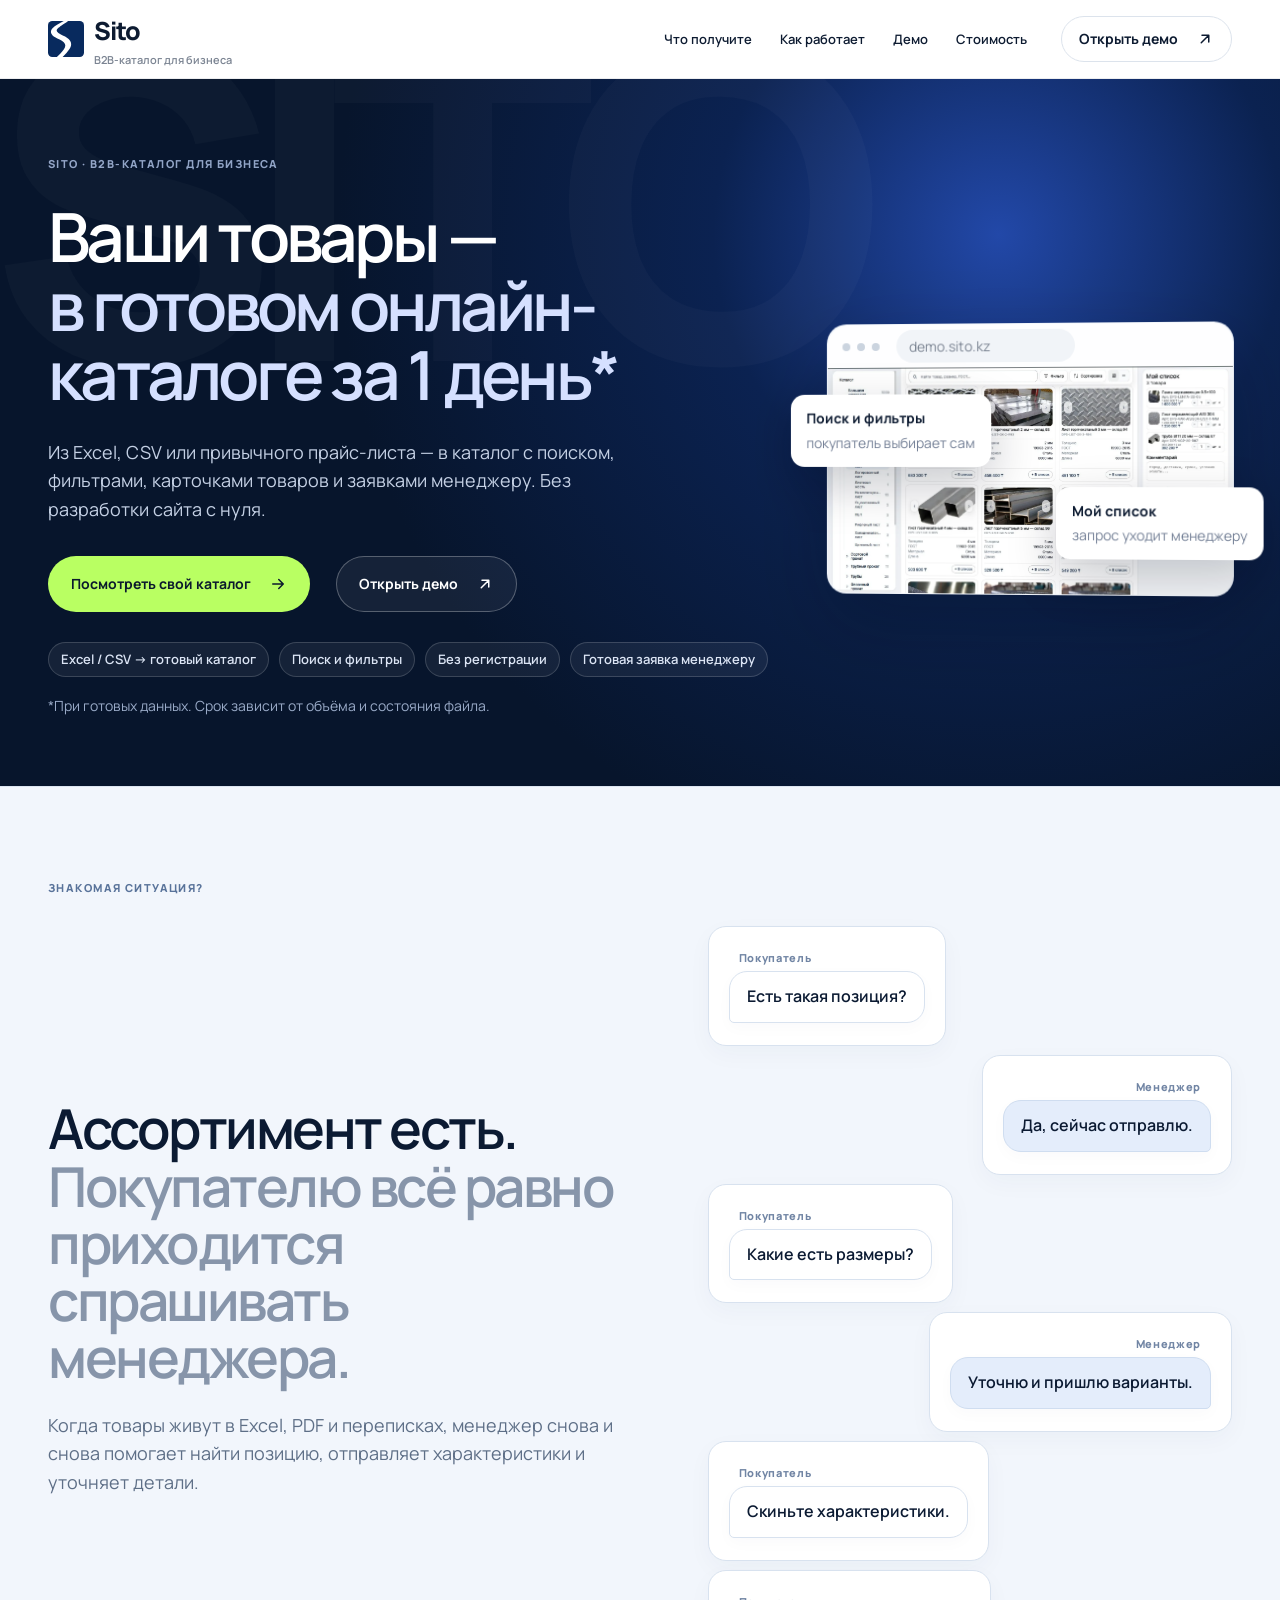
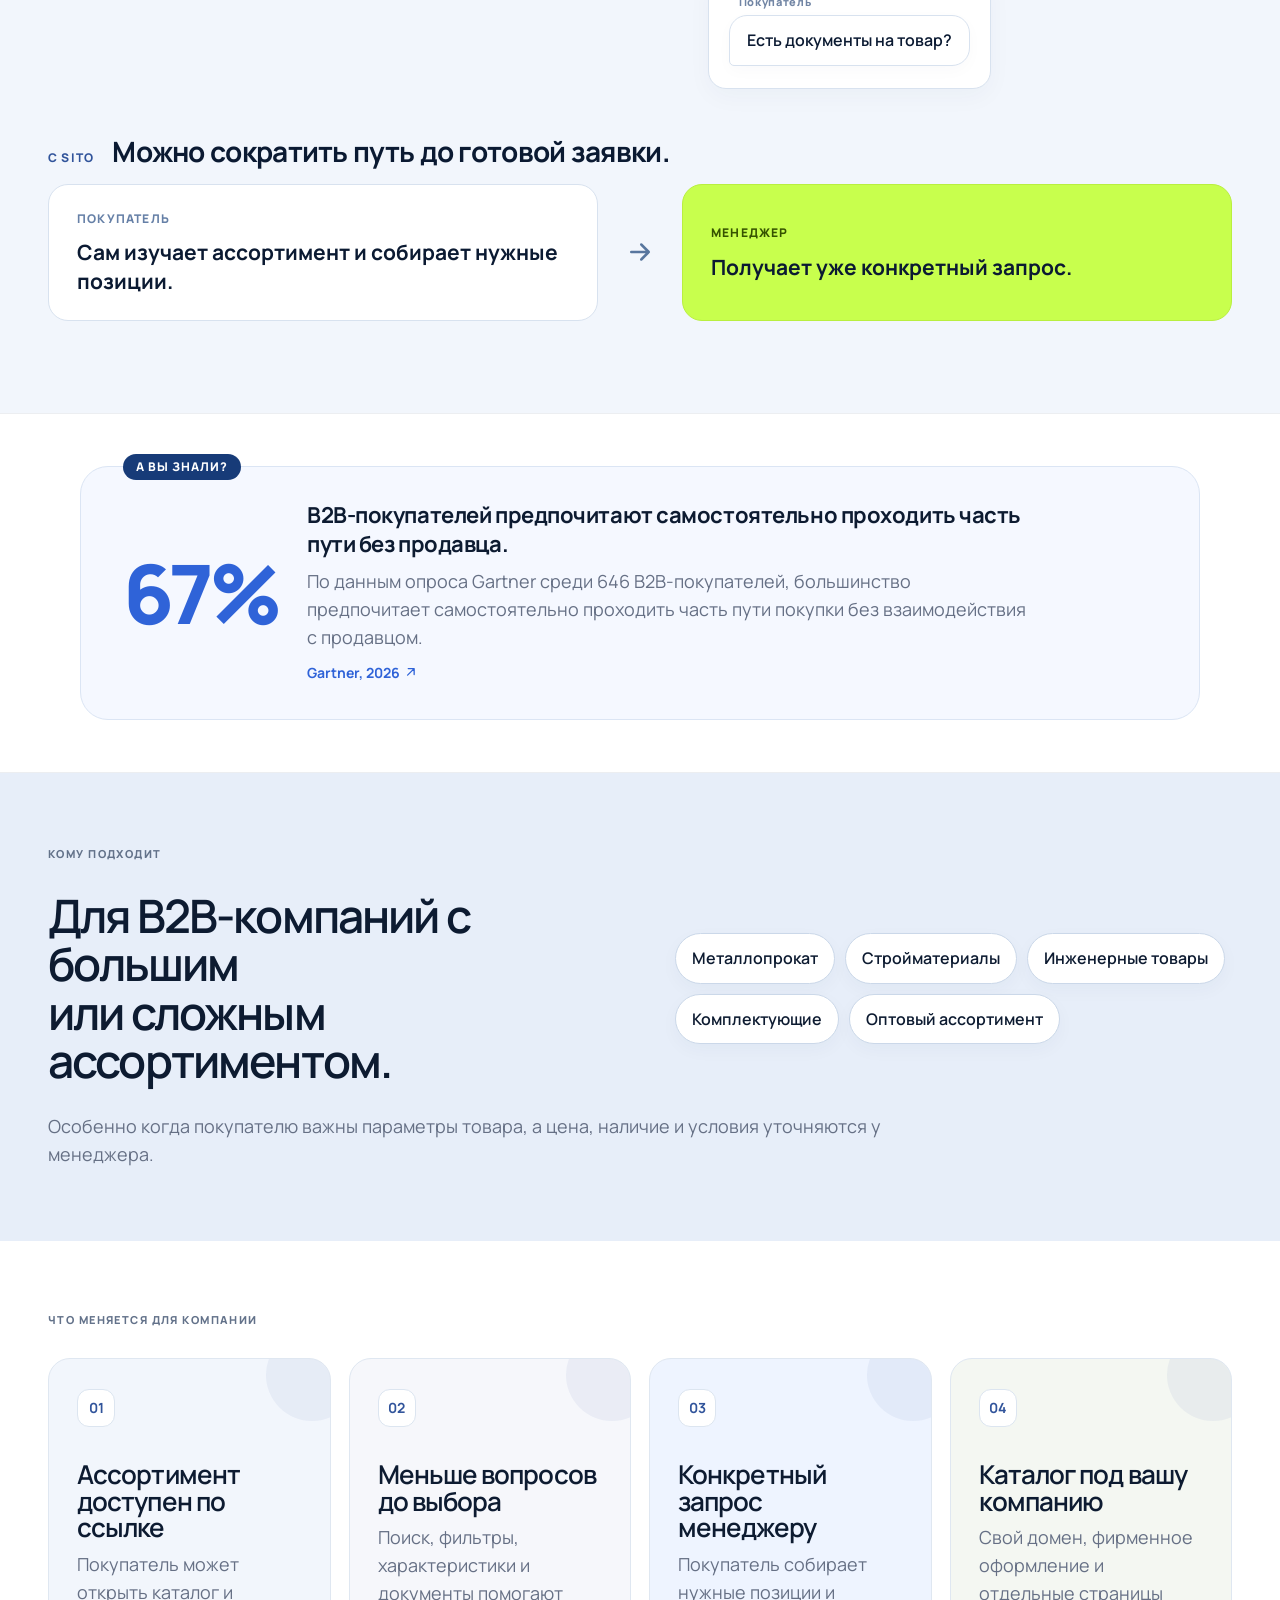
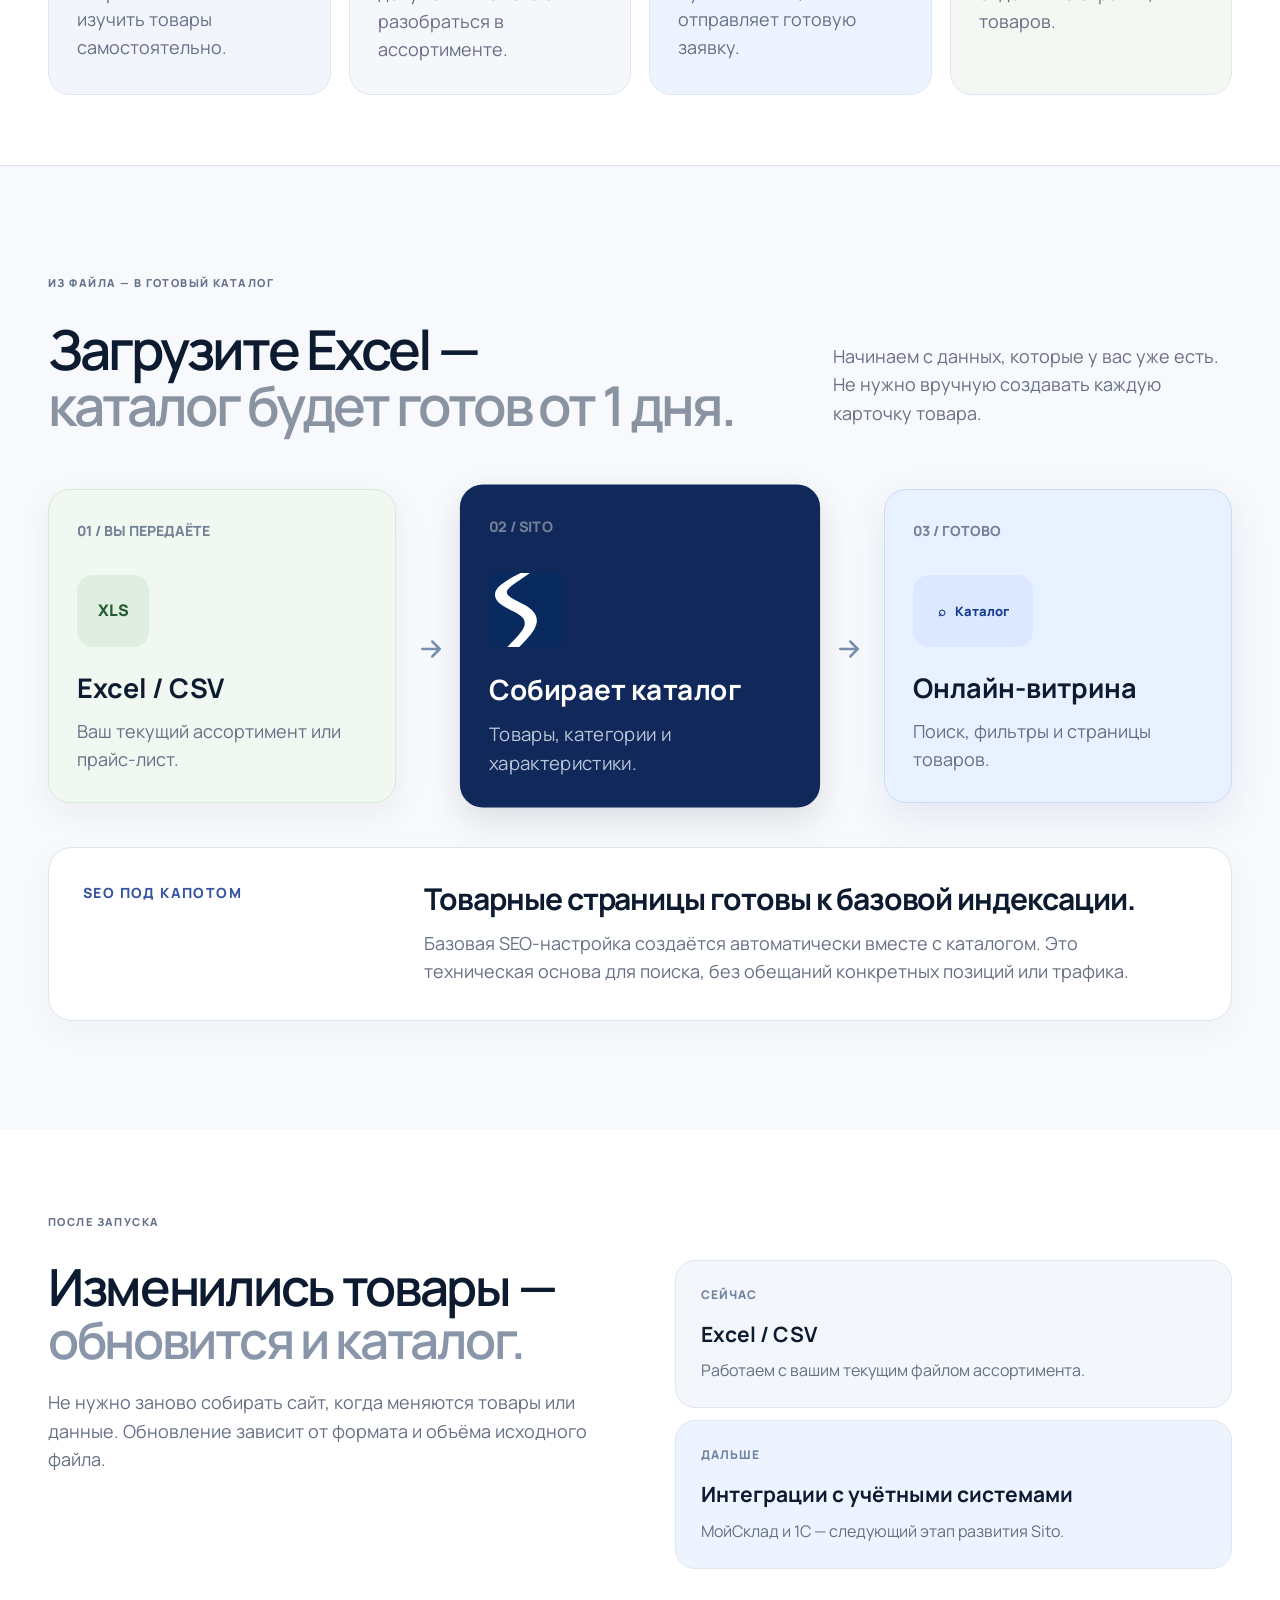
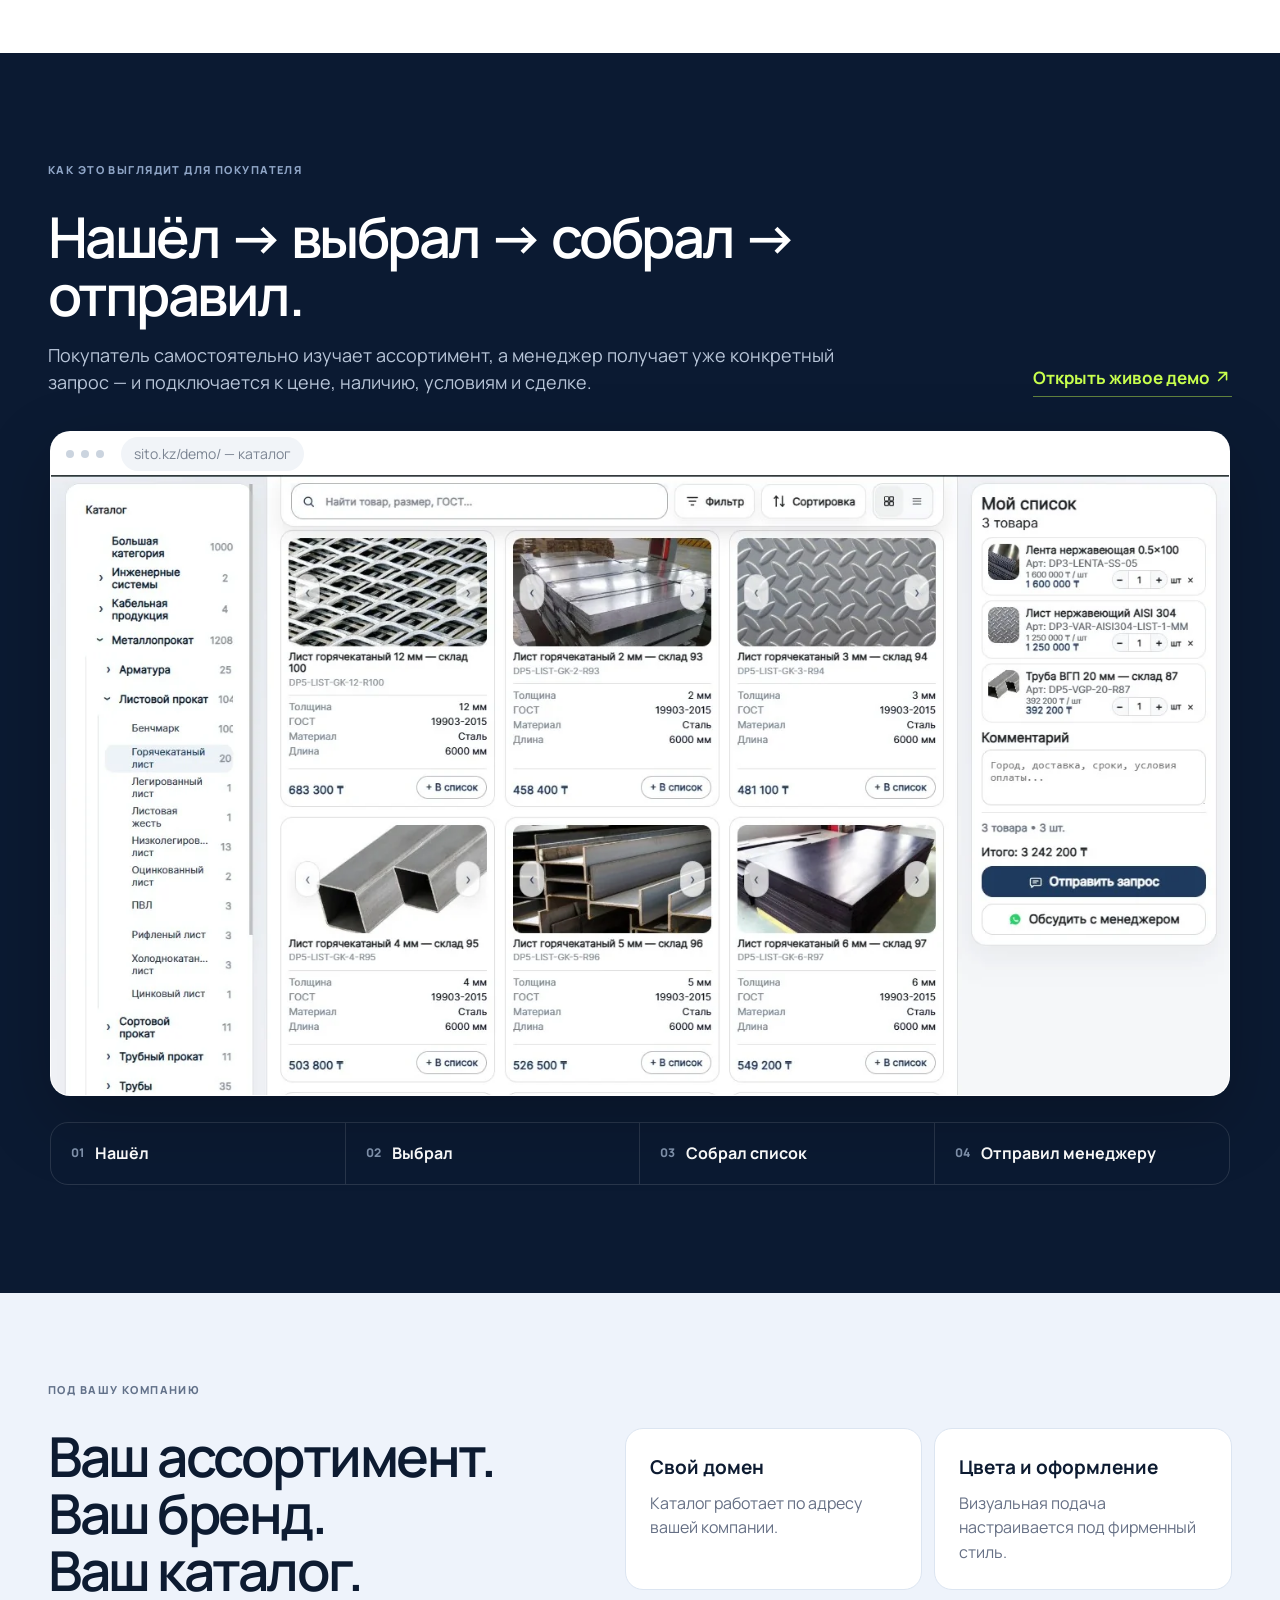
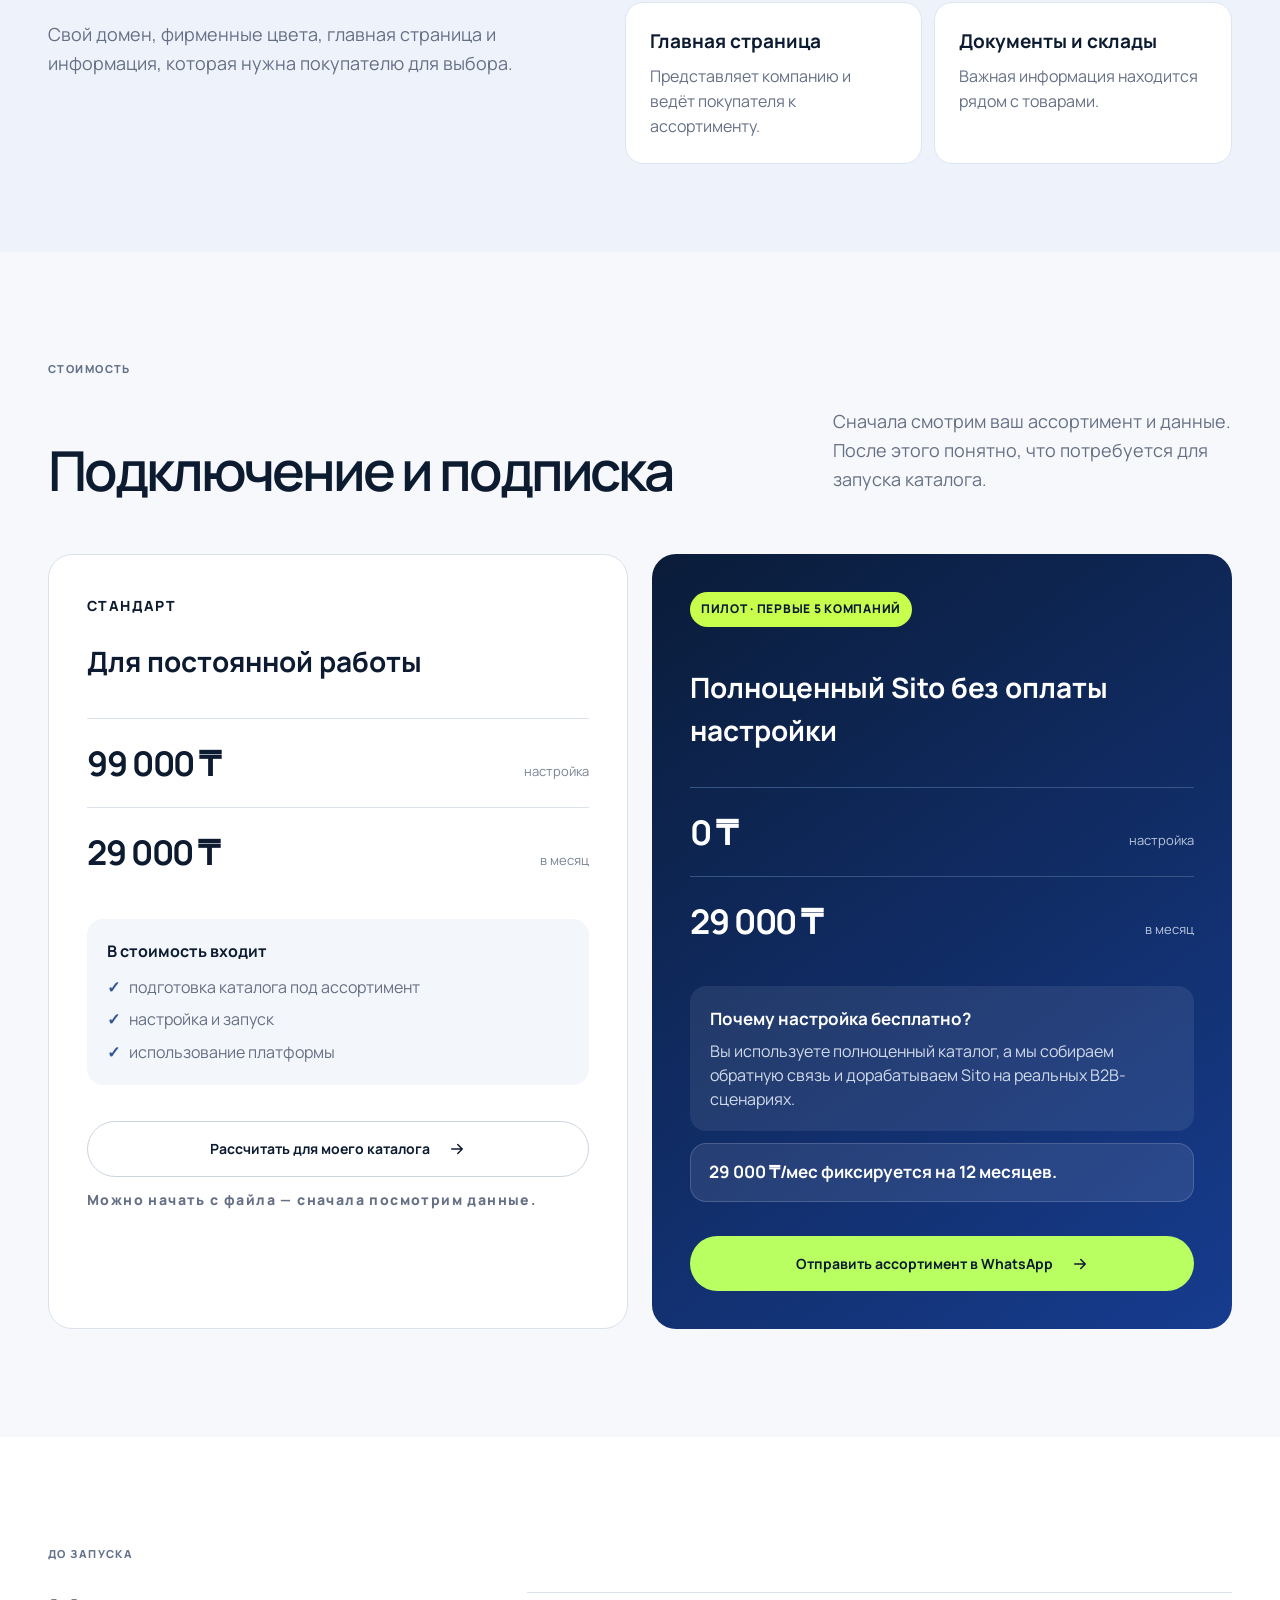
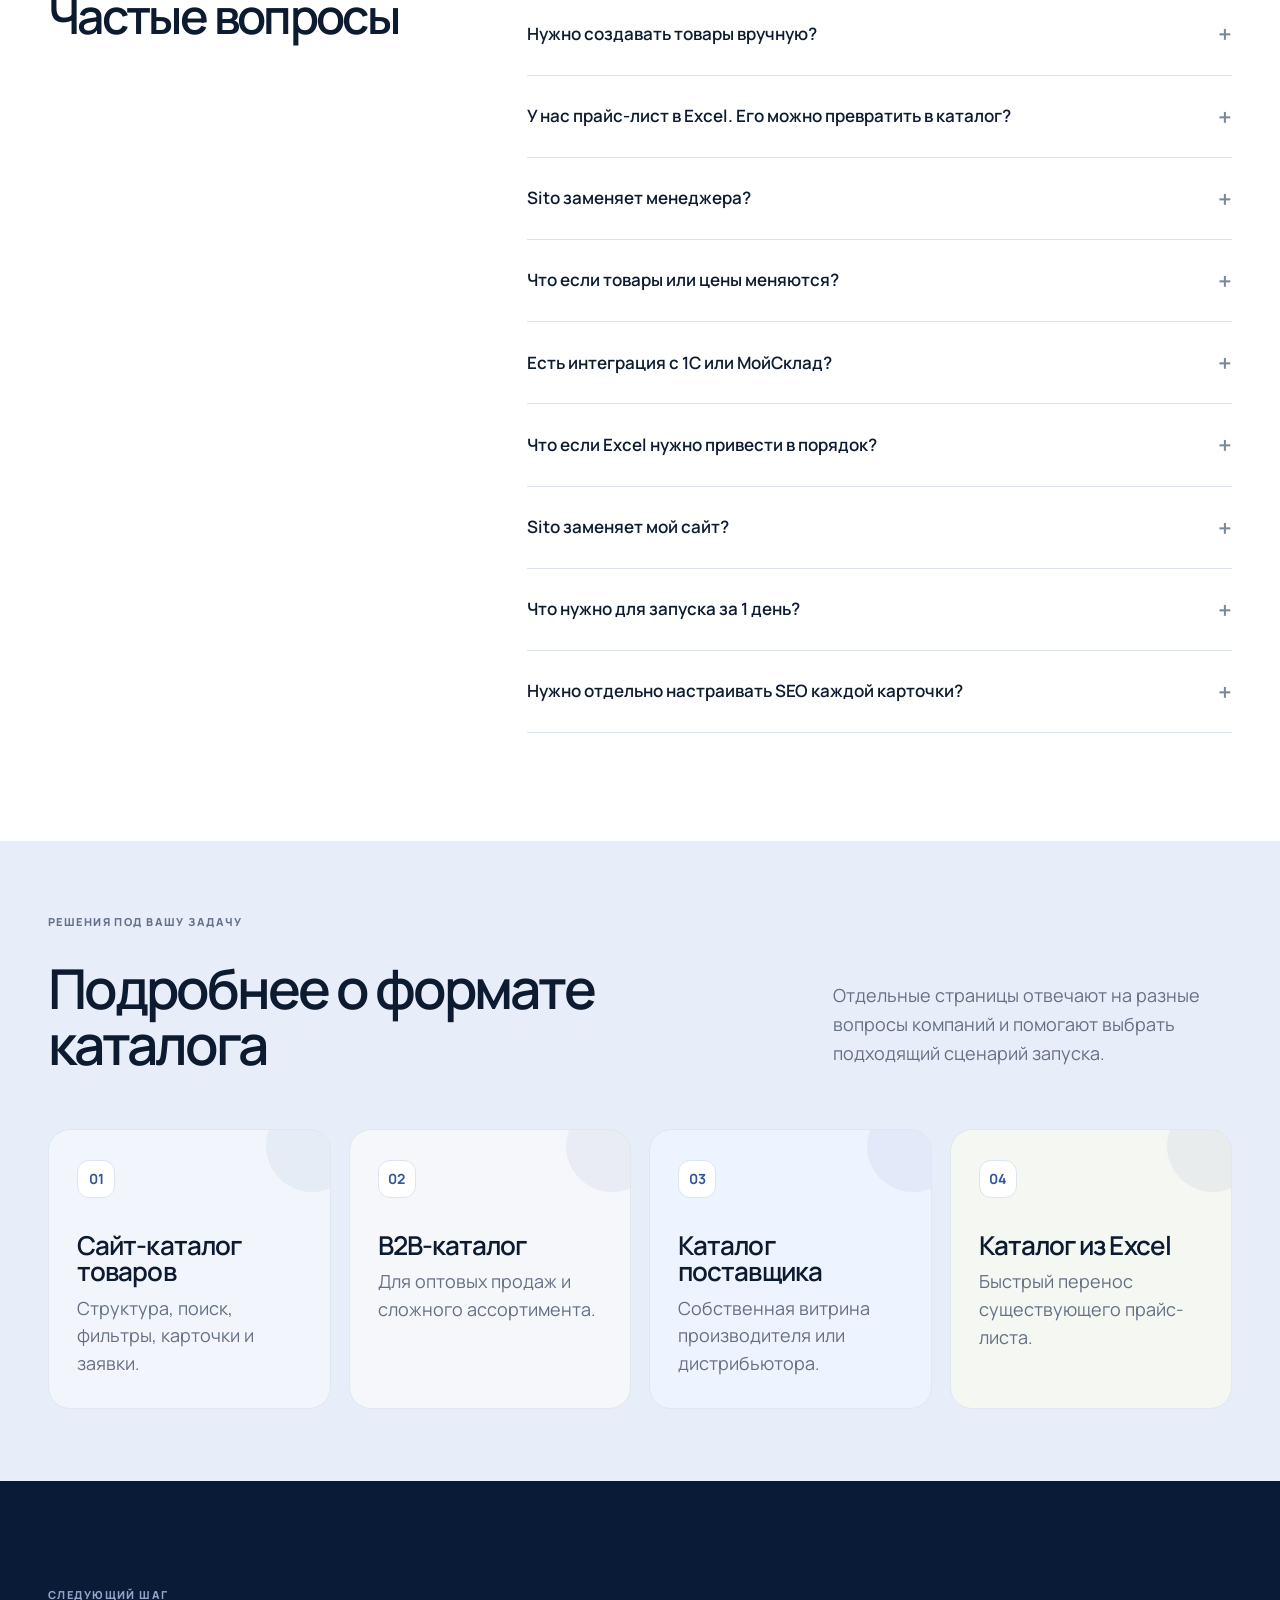
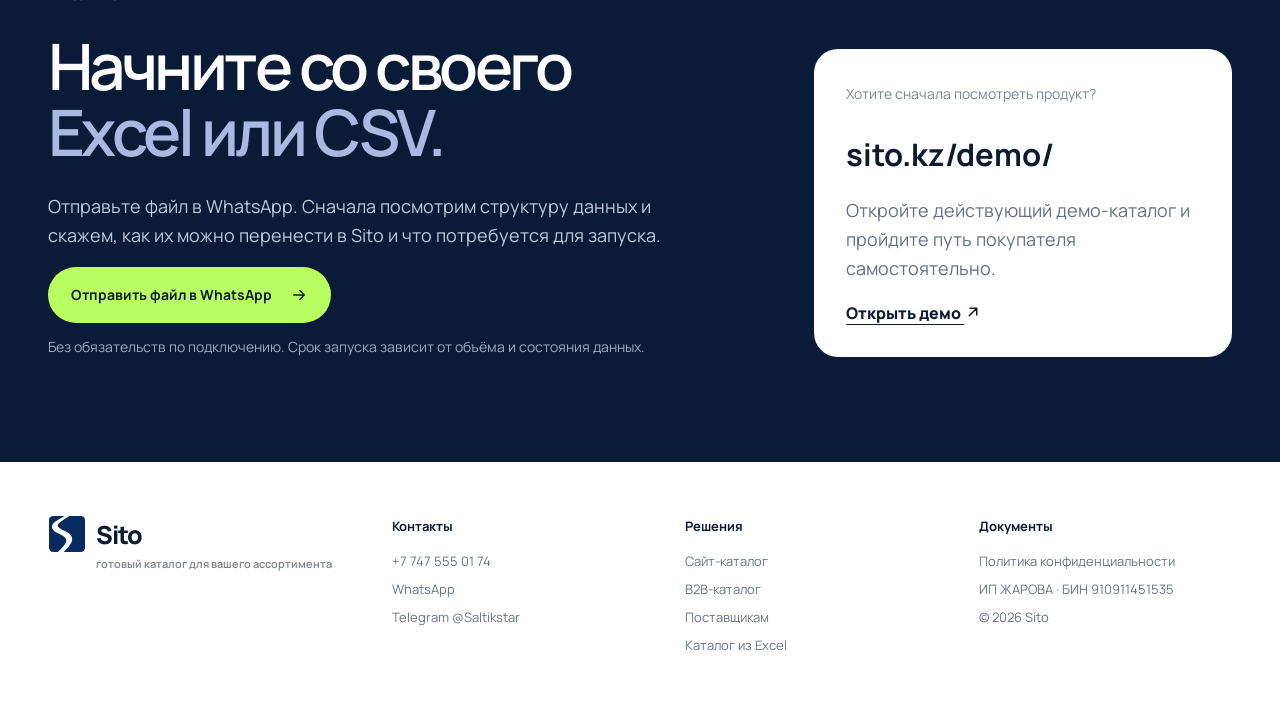
<file: index.html>
<!doctype html>
<html lang="ru">
<head>
<meta charset="utf-8">
<meta name="viewport" content="width=device-width,initial-scale=1">
<title>Sito — B2B-каталог товаров для компаний с большим ассортиментом</title>
<meta name="description" content="Создайте онлайн-каталог из Excel или CSV. Поиск, фильтры, характеристики товаров, отдельные страницы с базовой SEO-настройкой и готовый запрос менеджеру.">
<meta name="robots" content="index,follow,max-image-preview:large">
<meta name="theme-color" content="#08152b">
<link rel="canonical" href="https://sito.kz/">
<link rel="icon" href="assets/sito-logo-icon.svg" type="image/svg+xml">
<meta property="og:type" content="website">
<meta property="og:locale" content="ru_KZ">
<meta property="og:site_name" content="Sito">
<meta property="og:title" content="Sito — B2B-каталог товаров для компаний с большим ассортиментом">
<meta property="og:description" content="Онлайн-каталог из Excel или CSV: поиск, фильтры, карточки товаров, базовое SEO страниц и готовый запрос менеджеру.">
<meta property="og:url" content="https://sito.kz/">
<meta property="og:image" content="https://sito.kz/assets/catalog.webp">
<meta property="og:image:width" content="1200"><meta property="og:image:height" content="630">
<meta name="twitter:card" content="summary_large_image">
<meta name="twitter:title" content="Sito — B2B-каталог товаров">
<meta name="twitter:description" content="Весь ассортимент по одной ссылке: поиск, фильтры, товарные страницы и базовое SEO по умолчанию.">
<meta name="twitter:image" content="https://sito.kz/assets/catalog.webp">
<link rel="preconnect" href="https://fonts.googleapis.com"><link rel="preconnect" href="https://fonts.gstatic.com" crossorigin>
<link href="https://fonts.googleapis.com/css2?family=Manrope:wght@400;500;600;700;800&display=swap" rel="stylesheet">
<link rel="stylesheet" href="styles-v2.css">
<script type="application/ld+json">{"@context":"https://schema.org","@type":"SoftwareApplication","name":"Sito","applicationCategory":"BusinessApplication","operatingSystem":"Web","url":"https://sito.kz/","description":"B2B-каталог для компаний с большим или сложным ассортиментом: импорт Excel/CSV, поиск, фильтры, товарные страницы с базовой SEO-настройкой и обращения менеджеру.","offers":[{"@type":"Offer","name":"Стандарт","price":"29000","priceCurrency":"KZT","description":"Ежемесячная подписка. Разовая настройка — 99 000 ₸."},{"@type":"Offer","name":"Пилот","price":"29000","priceCurrency":"KZT","description":"Для первых 5 компаний: настройка 0 ₸, цена фиксируется на 12 месяцев."}]}</script>
<script src="script-v2.js" defer></script>
</head>
<body>
  
<!-- Yandex.Metrika counter -->
<script type="text/javascript">
    (function(m,e,t,r,i,k,a){
        m[i]=m[i]||function(){(m[i].a=m[i].a||[]).push(arguments)};
        m[i].l=1*new Date();
        for (var j = 0; j < document.scripts.length; j++) {if (document.scripts[j].src === r) { return; }}
        k=e.createElement(t),a=e.getElementsByTagName(t)[0],k.async=1,k.src=r,a.parentNode.insertBefore(k,a)
    })(window, document,'script','https://mc.yandex.ru/metrika/tag.js?id=113372905', 'ym');

    ym(113372905, 'init', {ssr:true, webvisor:true, clickmap:true, ecommerce:"dataLayer", referrer: document.referrer, url: location.href, accurateTrackBounce:true, trackLinks:true});
</script>
<noscript><div><img src="https://mc.yandex.ru/watch/113372905" style="position:absolute; left:-9999px;" alt="" /></div></noscript>
<!-- /Yandex.Metrika counter -->



<a class="skip" href="#main">К содержимому</a>
<header class="site-header"><div class="shell header-inner">
<a class="brand" href="#top" aria-label="Sito"><img src="assets/sito-logo-icon.svg" alt=""><span>Sito<small>B2B-каталог для бизнеса</small></span></a>
<nav><a href="#benefits">Что получите</a><a href="#how">Как работает</a><a href="#demo">Демо</a><a href="#price">Стоимость</a></nav>
<a class="btn btn-small btn-light" href="https://sito.kz/demo/" target="_blank" rel="noopener">Открыть демо <span class="arrow-wrap"><svg class="vector-arrow" width="18" height="18" viewBox="0 0 24 24" fill="none" stroke="currentColor" stroke-width="2" stroke-linecap="round" stroke-linejoin="round" aria-hidden="true" focusable="false"><path d="M7 17 17 7M8 7h9v9"/></svg></span></a>
</div></header>
<main id="main">
<section class="hero hero-v3" id="top"><div class="shell">
<div class="eyebrow">Sito · B2B-каталог для бизнеса</div>
<div class="hero-grid"><div class="hero-copy">
<h1>Ваши товары —<br><span>в готовом онлайн-каталоге за 1 день*</span></h1>
<p class="hero-lead">Из Excel, CSV или привычного прайс-листа — в каталог с поиском, фильтрами, карточками товаров и заявками менеджеру. Без разработки сайта с нуля.</p>
<div class="hero-actions"><a class="btn btn-accent wa" data-message="Здравствуйте! Хочу посмотреть, как будет выглядеть каталог Sito с моими товарами. Подскажите, что нужно отправить?" href="#">Посмотреть свой каталог <span class="arrow-wrap"><svg class="vector-arrow" width="18" height="18" viewBox="0 0 24 24" fill="none" stroke="currentColor" stroke-width="2" stroke-linecap="round" stroke-linejoin="round" aria-hidden="true" focusable="false"><path d="M5 12h14m-6-6 6 6-6 6"/></svg></span></a><a class="btn btn-ghost" href="https://sito.kz/demo/" target="_blank" rel="noopener">Открыть демо <span class="arrow-wrap"><svg class="vector-arrow" width="18" height="18" viewBox="0 0 24 24" fill="none" stroke="currentColor" stroke-width="2" stroke-linecap="round" stroke-linejoin="round" aria-hidden="true" focusable="false"><path d="M7 17 17 7M8 7h9v9"/></svg></span></a></div>
<div class="hero-tags"><span>Excel / CSV → готовый каталог</span><span>Поиск и фильтры</span><span>Без регистрации</span><span>Готовая заявка менеджеру</span></div>
<p class="fine">*При готовых данных. Срок зависит от объёма и состояния файла.</p>
</div>
<div class="hero-visual mockup reveal-up"><div class="browser-bar"><i></i><i></i><i></i><span>demo.sito.kz</span></div><div class="screen"><img src="assets/catalog.webp" alt="Онлайн-каталог Sito с поиском, фильтрами и карточками товаров" fetchpriority="high"></div><div class="float-card float-a"><b>Поиск и фильтры</b><span>покупатель выбирает сам</span></div><div class="float-card float-b"><b>Мой список</b><span>запрос уходит менеджеру</span></div></div>
</div></div></section>

<section class="section pain" id="problem"><div class="shell">
<div class="section-index">Знакомая ситуация?</div>
<div class="pain-grid">
<div class="pain-copy"><h2>Ассортимент есть.<br><span>Покупателю всё равно приходится спрашивать менеджера.</span></h2><p>Когда товары живут в Excel, PDF и переписках, менеджер снова и снова помогает найти позицию, отправляет характеристики и уточняет детали.</p></div>
<div class="pain-messages">
<div class="chat-row customer"><span>Покупатель</span><p>Есть такая позиция?</p></div>
<div class="chat-row manager"><span>Менеджер</span><p>Да, сейчас отправлю.</p></div>
<div class="chat-row customer"><span>Покупатель</span><p>Какие есть размеры?</p></div>
<div class="chat-row manager"><span>Менеджер</span><p>Уточню и пришлю варианты.</p></div>
<div class="chat-row customer"><span>Покупатель</span><p>Скиньте характеристики.</p></div>
<div class="chat-row customer"><span>Покупатель</span><p>Есть документы на товар?</p></div>
</div>
</div>
<div class="pain-solution-title"><span>С Sito</span><h3>Можно сократить путь до готовой заявки.</h3></div><div class="pain-result-flow"><div class="pain-result-card"><small>ПОКУПАТЕЛЬ</small><b>Сам изучает ассортимент и собирает нужные позиции.</b></div><div class="pain-flow-arrow" aria-hidden="true"><svg class="vector-arrow" width="18" height="18" viewBox="0 0 24 24" fill="none" stroke="currentColor" stroke-width="2" stroke-linecap="round" stroke-linejoin="round" aria-hidden="true" focusable="false"><path d="M5 12h14m-6-6 6 6-6 6"/></svg></div><div class="pain-result-card accent"><small>МЕНЕДЖЕР</small><b>Получает уже конкретный запрос.</b></div></div>
</div></section>
<section class="research-proof">
  <div class="container research-proof-inner">
    <div class="research-proof-kicker">А вы знали?</div>
    <div class="research-proof-number">67%</div>
    <div class="research-proof-copy">
      <strong>B2B-покупателей предпочитают самостоятельно проходить часть пути без продавца.</strong>
      <p>По данным опроса Gartner среди 646 B2B-покупателей, большинство предпочитает самостоятельно проходить часть пути покупки без взаимодействия с продавцом.</p>
      <a href="https://www.gartner.com/en/newsroom/press-releases/2026-03-09-gartner-sales-survey-finds-67-percent-of-b2b-buyers-prefer-a-rep-free-experience" target="_blank" rel="noopener">Gartner, 2026 <svg class="vector-arrow" width="18" height="18" viewBox="0 0 24 24" fill="none" stroke="currentColor" stroke-width="2" stroke-linecap="round" stroke-linejoin="round" aria-hidden="true" focusable="false"><path d="M7 17 17 7M8 7h9v9"/></svg></a>
    </div>
  </div>
</section>

<section class="section audience"><div class="shell">
<div class="section-index">Кому подходит</div>
<div class="audience-row"><h2>Для B2B-компаний с большим<br>или сложным ассортиментом.</h2><div class="audience-tags"><span>Металлопрокат</span><span>Стройматериалы</span><span>Инженерные товары</span><span>Комплектующие</span><span>Оптовый ассортимент</span></div></div>
<p class="audience-note">Особенно когда покупателю важны параметры товара, а цена, наличие и условия уточняются у менеджера.</p>
</div></section>

<section class="section benefits" id="benefits"><div class="shell">
<div class="section-index">Что меняется для компании</div>
<div class="benefit-grid"><article><span>01</span><h2>Ассортимент доступен по ссылке</h2><p>Покупатель может открыть каталог и изучить товары самостоятельно.</p></article><article><span>02</span><h2>Меньше вопросов до выбора</h2><p>Поиск, фильтры, характеристики и документы помогают разобраться в ассортименте.</p></article><article><span>03</span><h2>Конкретный запрос менеджеру</h2><p>Покупатель собирает нужные позиции и отправляет готовую заявку.</p></article><article><span>04</span><h2>Каталог под вашу компанию</h2><p>Свой домен, фирменное оформление и отдельные страницы товаров.</p></article></div>
</div></section>

<section class="section company company-v3" id="how"><div class="shell">
<div class="section-index">Из файла — в готовый каталог</div>
<div class="title-row"><h2>Загрузите Excel —<br><span>каталог будет готов от 1 дня.</span></h2><p>Начинаем с данных, которые у вас уже есть. Не нужно вручную создавать каждую карточку товара.</p></div>
<div class="import-cards"><article><small>01 / ВЫ ПЕРЕДАЁТЕ</small><div class="file-icon">XLS</div><h3>Excel / CSV</h3><p>Ваш текущий ассортимент или прайс-лист.</p></article><div class="arrow"><svg class="vector-arrow" width="18" height="18" viewBox="0 0 24 24" fill="none" stroke="currentColor" stroke-width="2" stroke-linecap="round" stroke-linejoin="round" aria-hidden="true" focusable="false"><path d="M5 12h14m-6-6 6 6-6 6"/></svg></div><article class="accent-card"><small>02 / SITO</small><img src="assets/sito-logo-icon.svg" alt="Sito"><h3>Собирает каталог</h3><p>Товары, категории и характеристики.</p></article><div class="arrow"><svg class="vector-arrow" width="18" height="18" viewBox="0 0 24 24" fill="none" stroke="currentColor" stroke-width="2" stroke-linecap="round" stroke-linejoin="round" aria-hidden="true" focusable="false"><path d="M5 12h14m-6-6 6 6-6 6"/></svg></div><article><small>03 / ГОТОВО</small><div class="mini-window">⌕ &nbsp; Каталог</div><h3>Онлайн-витрина</h3><p>Поиск, фильтры и страницы товаров.</p></article></div>
<div class="seo-underhood"><div class="seo-kicker">SEO ПОД КАПОТОМ</div><div><h3>Товарные страницы готовы к базовой индексации.</h3><p>Базовая SEO-настройка создаётся автоматически вместе с каталогом. Это техническая основа для поиска, без обещаний конкретных позиций или трафика.</p></div></div>
</div></section>

<section class="section data-update"><div class="shell">
<div class="section-index">После запуска</div>
<div class="data-update-grid"><div><h2>Изменились товары —<br><span>обновится и каталог.</span></h2><p>Не нужно заново собирать сайт, когда меняются товары или данные. Обновление зависит от формата и объёма исходного файла.</p></div>
<div class="data-cards"><article><small>СЕЙЧАС</small><b>Excel / CSV</b><p>Работаем с вашим текущим файлом ассортимента.</p></article><article><small>ДАЛЬШЕ</small><b>Интеграции с учётными системами</b><p>МойСклад и 1С — следующий этап развития Sito.</p></article></div></div>
</div></section>

<section class="section product-show product-journey" id="demo"><div class="shell">
<div class="section-index">Как это выглядит для покупателя</div>
<div class="product-journey-head"><div><h2>Нашёл → выбрал → собрал → отправил.</h2><p>Покупатель самостоятельно изучает ассортимент, а менеджер получает уже конкретный запрос — и подключается к цене, наличию, условиям и сделке.</p></div><a class="demo-text-link" href="https://sito.kz/demo/" target="_blank" rel="noopener">Открыть живое демо <svg class="vector-arrow" width="18" height="18" viewBox="0 0 24 24" fill="none" stroke="currentColor" stroke-width="2" stroke-linecap="round" stroke-linejoin="round" aria-hidden="true" focusable="false"><path d="M7 17 17 7M8 7h9v9"/></svg></a></div>
<div class="mockup product-main-mockup"><div class="browser-bar"><i></i><i></i><i></i><span>sito.kz/demo/ — каталог</span></div><div class="screen"><img src="assets/catalog.webp" alt="Интерфейс каталога Sito" loading="lazy"></div></div>
<div class="journey-line"><span><em>01</em><b>Нашёл</b></span><span><em>02</em><b>Выбрал</b></span><span><em>03</em><b>Собрал список</b></span><span><em>04</em><b>Отправил менеджеру</b></span></div>
</div></section>

<section class="section personalization"><div class="shell">
<div class="section-index">Под вашу компанию</div>
<div class="personalization-grid"><div><h2>Ваш ассортимент.<br>Ваш бренд.<br>Ваш каталог.</h2><p>Свой домен, фирменные цвета, главная страница и информация, которая нужна покупателю для выбора.</p></div>
<div class="personalization-list"><div><b>Свой домен</b><span>Каталог работает по адресу вашей компании.</span></div><div><b>Цвета и оформление</b><span>Визуальная подача настраивается под фирменный стиль.</span></div><div><b>Главная страница</b><span>Представляет компанию и ведёт покупателя к ассортименту.</span></div><div><b>Документы и склады</b><span>Важная информация находится рядом с товарами.</span></div></div></div>
</div></section>

<section class="section pricing" id="price"><div class="shell">
<div class="section-index">Стоимость</div>
<div class="title-row"><h2>Подключение и подписка</h2><p>Сначала смотрим ваш ассортимент и данные. После этого понятно, что потребуется для запуска каталога.</p></div>
<div class="price-grid">
<article><small>СТАНДАРТ</small><h3>Для постоянной работы</h3><div class="price"><b>99 000 ₸</b><span>настройка</span></div><div class="price"><b>29 000 ₸</b><span>в месяц</span></div><div class="price-includes"><b>В стоимость входит</b><span>подготовка каталога под ассортимент</span><span>настройка и запуск</span><span>использование платформы</span></div><a class="btn btn-outline wa" data-message="Здравствуйте! Хочу рассчитать подключение Sito для моего каталога. Могу отправить файл с ассортиментом." href="#">Рассчитать для моего каталога <svg class="vector-arrow" width="18" height="18" viewBox="0 0 24 24" fill="none" stroke="currentColor" stroke-width="2" stroke-linecap="round" stroke-linejoin="round" aria-hidden="true" focusable="false"><path d="M5 12h14m-6-6 6 6-6 6"/></svg></a><small class="price-next">Можно начать с файла — сначала посмотрим данные.</small></article>
<article class="pilot"><div class="pilot-badge">ПИЛОТ · ПЕРВЫЕ 5 КОМПАНИЙ</div><h3>Полноценный Sito без оплаты настройки</h3><div class="price"><b>0 ₸</b><span>настройка</span></div><div class="price"><b>29 000 ₸</b><span>в месяц</span></div><div class="pilot-reason"><b>Почему настройка бесплатно?</b><p>Вы используете полноценный каталог, а мы собираем обратную связь и дорабатываем Sito на реальных B2B-сценариях.</p></div><div class="pilot-fixed"><b>29 000 ₸/мес фиксируется на 12 месяцев.</b></div><a class="btn btn-accent wa" data-message="Здравствуйте! Хочу участвовать в пилоте Sito. Могу отправить Excel или CSV с ассортиментом для предварительной оценки." href="#">Отправить ассортимент в WhatsApp <svg class="vector-arrow" width="18" height="18" viewBox="0 0 24 24" fill="none" stroke="currentColor" stroke-width="2" stroke-linecap="round" stroke-linejoin="round" aria-hidden="true" focusable="false"><path d="M5 12h14m-6-6 6 6-6 6"/></svg></a></article>
</div></div></section>

<section class="section faq"><div class="shell"><div class="section-index">До запуска</div><div class="faq-grid"><h2>Частые вопросы</h2><div class="accordions"><details><summary>Нужно создавать товары вручную?<span>+</span></summary><p>Нет, если ассортимент есть в Excel или CSV. Данные загружаются из существующего файла.</p></details><details><summary>У нас прайс-лист в Excel. Его можно превратить в каталог?<span>+</span></summary><p>Да. Сначала смотрим структуру прайс-листа и определяем, какие данные можно перенести в каталог: товары, категории, характеристики и другие поля.</p></details><details><summary>Sito заменяет менеджера?<span>+</span></summary><p>Нет. Покупатель самостоятельно проходит предварительный выбор, а менеджер подключается к консультации, наличию, цене, условиям и сделке.</p></details><details><summary>Что если товары или цены меняются?<span>+</span></summary><p>Каталог можно обновлять при изменении ассортимента. Условия обновления зависят от формата и объёма ваших данных.</p></details><details><summary>Есть интеграция с 1С или МойСклад?<span>+</span></summary><p>Пока каталог работает с импортом данных из Excel или CSV. Интеграции с МойСклад и 1С — следующий этап развития Sito.</p></details><details><summary>Что если Excel нужно привести в порядок?<span>+</span></summary><p>Сначала смотрим структуру файла и оцениваем, какие данные можно использовать для каталога. Срок запуска зависит от состояния исходных данных.</p></details><details><summary>Sito заменяет мой сайт?<span>+</span></summary><p>Нет. Sito можно использовать как отдельный каталог для ассортимента и отправлять покупателям прямую ссылку.</p></details><details><summary>Что нужно для запуска за 1 день?<span>+</span></summary><p>Готовый Excel или CSV с товарными данными. Фактический срок зависит от объёма и состояния файла.</p></details><details><summary>Нужно отдельно настраивать SEO каждой карточки?<span>+</span></summary><p>Базовая SEO-настройка товарных страниц создаётся автоматически по умолчанию. Это техническая основа для индексации, а не обещание конкретных позиций или трафика из поиска.</p></details></div></div></div></section>

<section class="section audience"><div class="shell"><div class="section-index">Решения под вашу задачу</div><div class="title-row"><h2>Подробнее о формате каталога</h2><p>Отдельные страницы отвечают на разные вопросы компаний и помогают выбрать подходящий сценарий запуска.</p></div><div class="benefit-grid"><article><span>01</span><h2><a href="sait-katalog-tovarov/">Сайт-каталог товаров</a></h2><p>Структура, поиск, фильтры, карточки и заявки.</p></article><article><span>02</span><h2><a href="b2b-katalog/">B2B-каталог</a></h2><p>Для оптовых продаж и сложного ассортимента.</p></article><article><span>03</span><h2><a href="katalog-dlya-postavshchika/">Каталог поставщика</a></h2><p>Собственная витрина производителя или дистрибьютора.</p></article><article><span>04</span><h2><a href="katalog-iz-excel/">Каталог из Excel</a></h2><p>Быстрый перенос существующего прайс-листа.</p></article></div></div></section>

<section class="final" id="final"><div class="shell final-grid"><div><div class="section-index light">Следующий шаг</div><h2>Начните со своего<br><span>Excel или CSV.</span></h2><p>Отправьте файл в WhatsApp. Сначала посмотрим структуру данных и скажем, как их можно перенести в Sito и что потребуется для запуска.</p><a class="btn btn-accent wa" data-message="Здравствуйте! Хочу посмотреть Sito на своих товарах. Могу отправить Excel или CSV с ассортиментом для предварительной оценки." href="#">Отправить файл в WhatsApp <span class="arrow-wrap"><svg class="vector-arrow" width="18" height="18" viewBox="0 0 24 24" fill="none" stroke="currentColor" stroke-width="2" stroke-linecap="round" stroke-linejoin="round" aria-hidden="true" focusable="false"><path d="M5 12h14m-6-6 6 6-6 6"/></svg></span></a><small class="final-note">Без обязательств по подключению. Срок запуска зависит от объёма и состояния данных.</small></div><div class="final-card"><span>Хотите сначала посмотреть продукт?</span><h3>sito.kz/demo/</h3><p>Откройте действующий демо-каталог и пройдите путь покупателя самостоятельно.</p><a href="https://sito.kz/demo/" target="_blank" rel="noopener">Открыть демо <svg class="vector-arrow" width="18" height="18" viewBox="0 0 24 24" fill="none" stroke="currentColor" stroke-width="2" stroke-linecap="round" stroke-linejoin="round" aria-hidden="true" focusable="false"><path d="M7 17 17 7M8 7h9v9"/></svg></a></div></div></section>
</main>
<footer><div class="shell footer-grid"><div class="brand foot-brand"><img src="assets/sito-logo-icon.svg" alt=""><span>Sito<small>готовый каталог для вашего ассортимента</small></span></div><div><b>Контакты</b><a href="tel:+77475550174">+7 747 555 01 74</a><a href="https://wa.me/77475550174" target="_blank" rel="noopener">WhatsApp</a><a href="https://t.me/Saltikstar" target="_blank" rel="noopener">Telegram @Saltikstar</a></div><div><b>Решения</b><a href="sait-katalog-tovarov/">Сайт-каталог</a><a href="b2b-katalog/">B2B-каталог</a><a href="katalog-dlya-postavshchika/">Поставщикам</a><a href="katalog-iz-excel/">Каталог из Excel</a></div><div><b>Документы</b><a href="privacy.html">Политика конфиденциальности</a><span>ИП ЖАРОВА · БИН 910911451535</span><span>© 2026 Sito</span></div></div></footer>
</body></html>
</file>
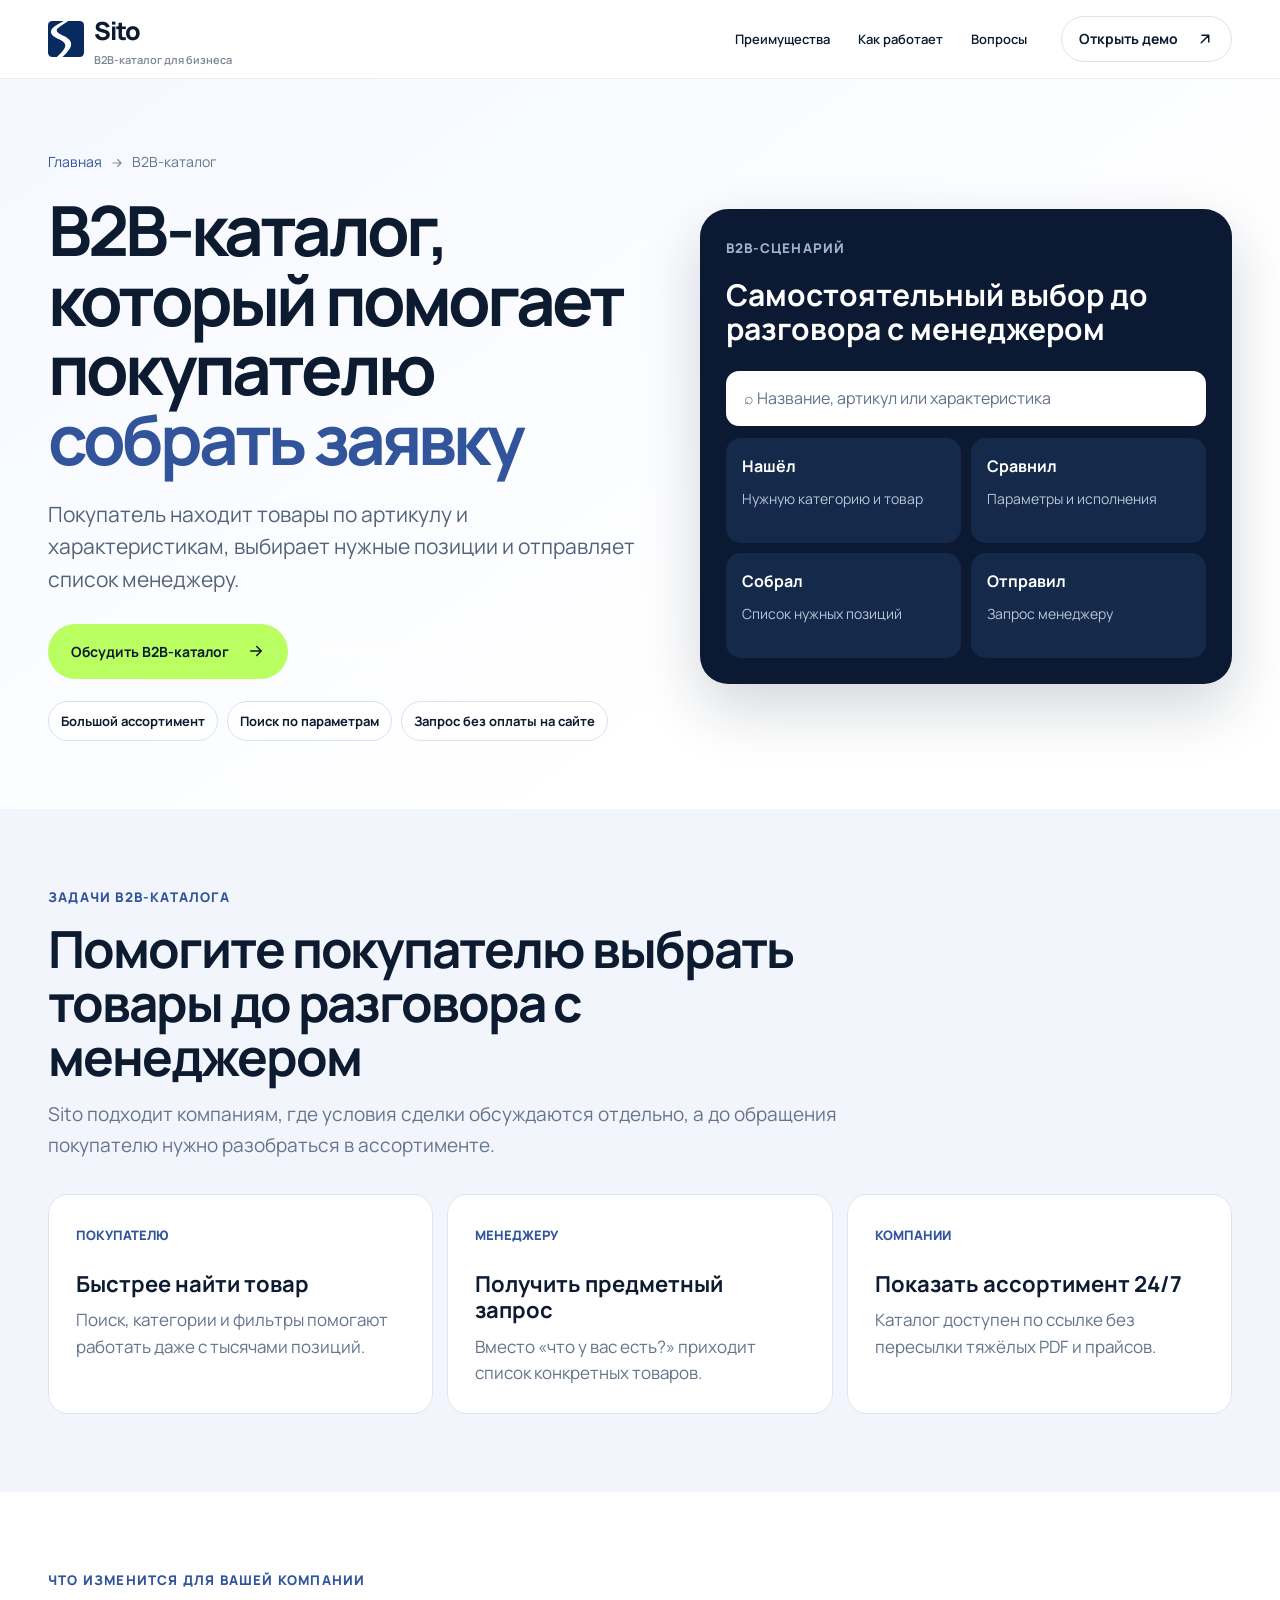
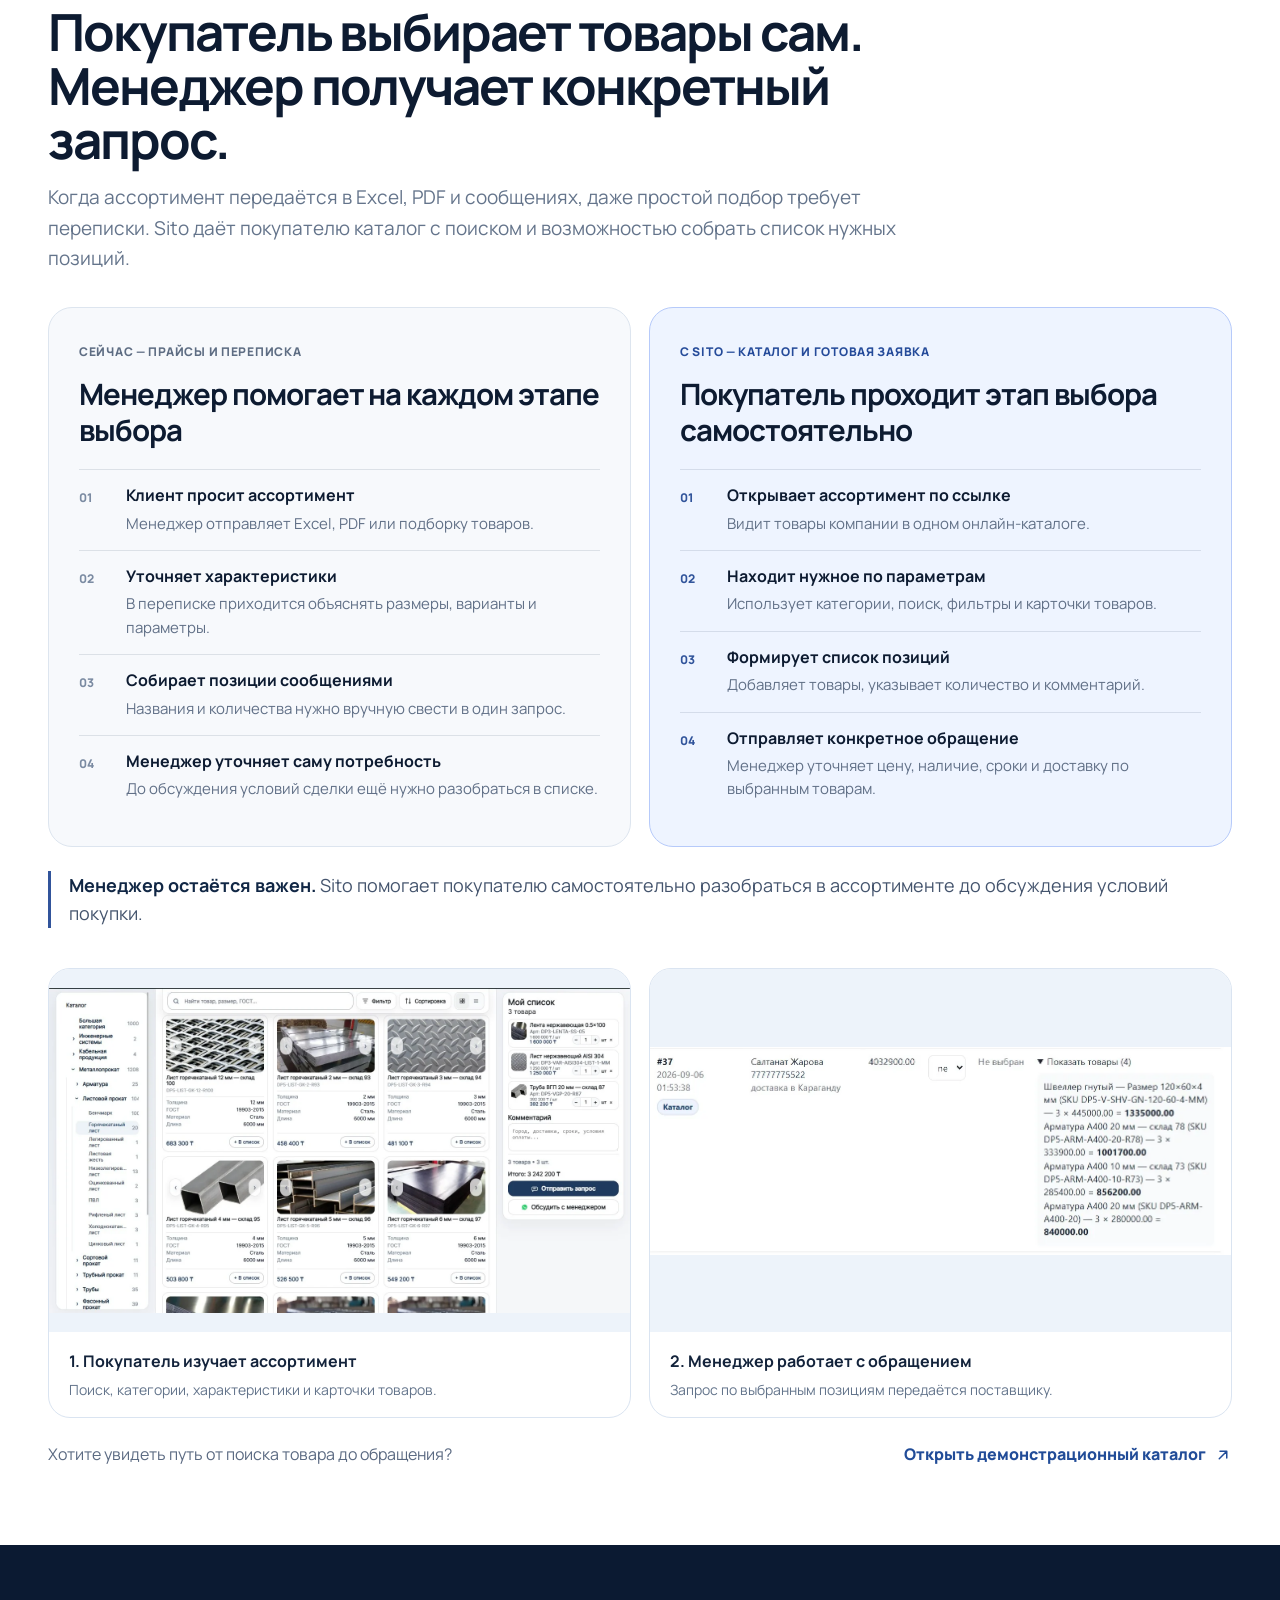
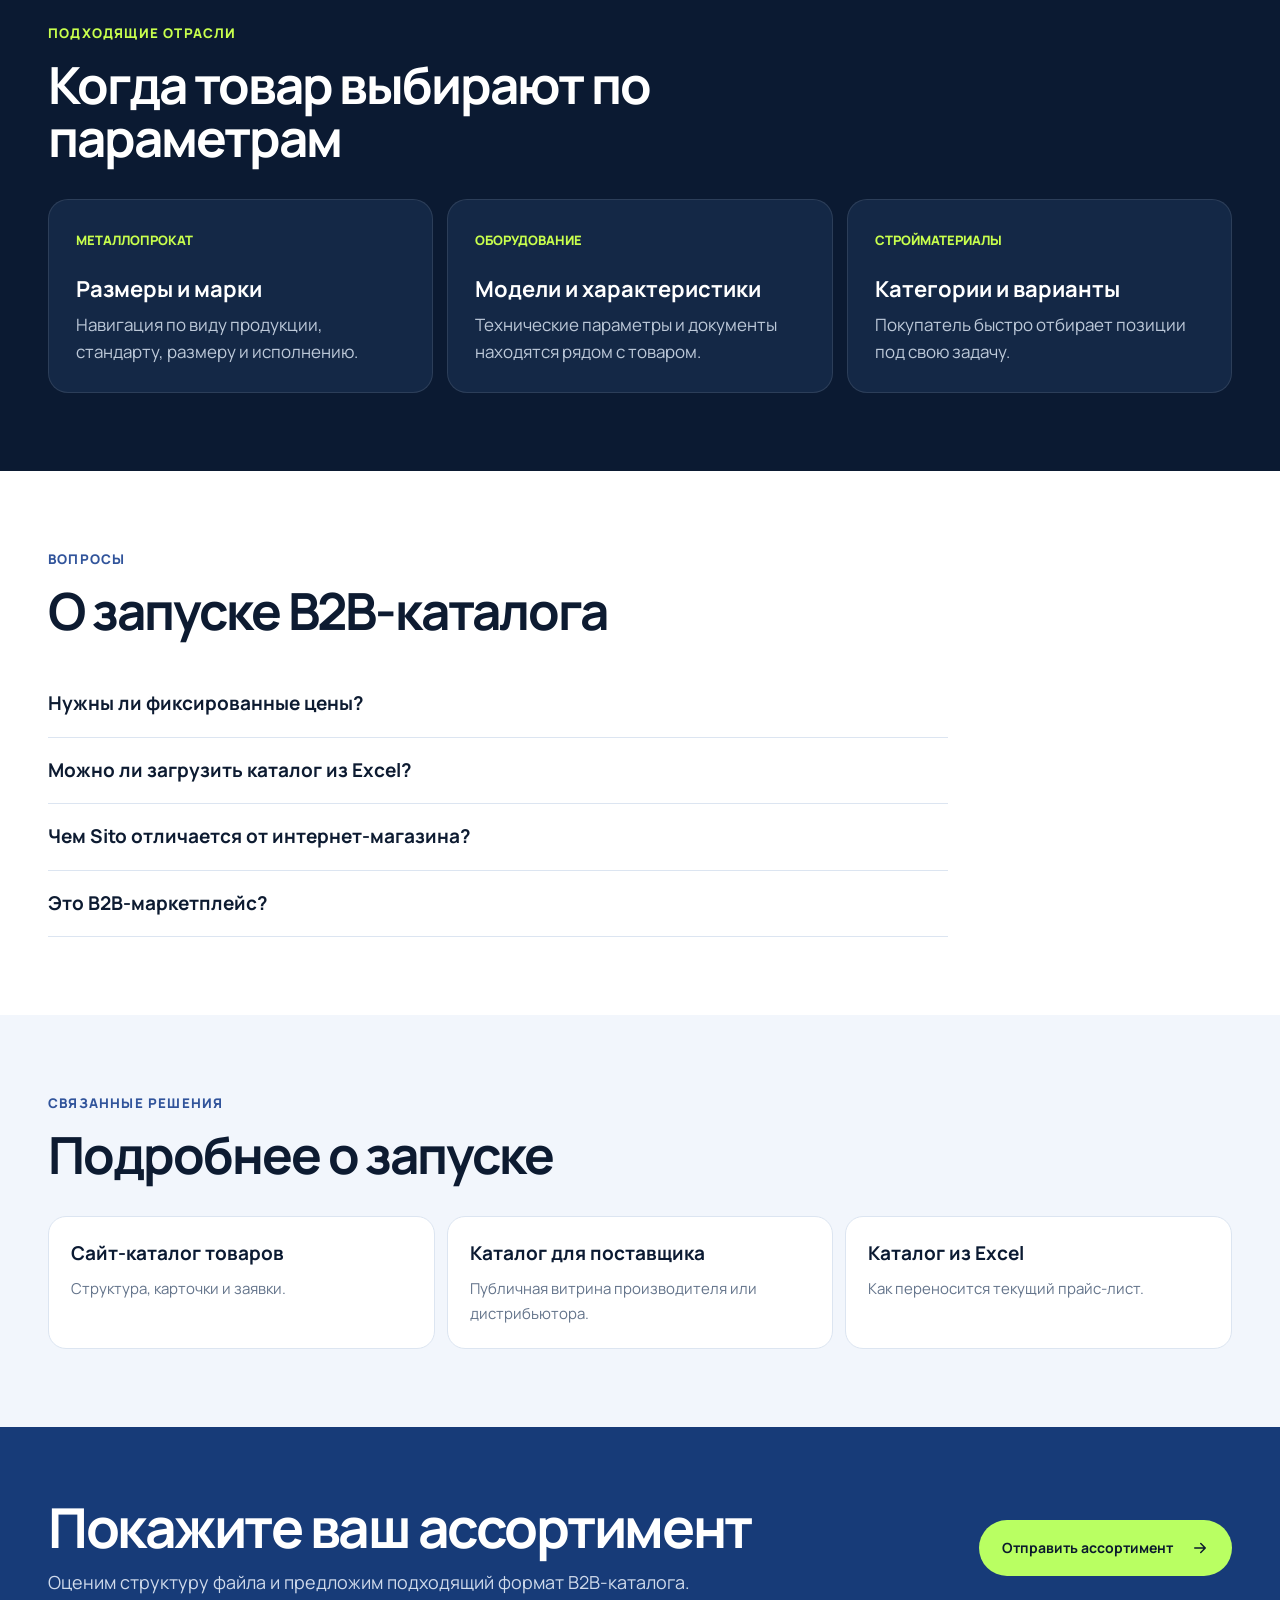
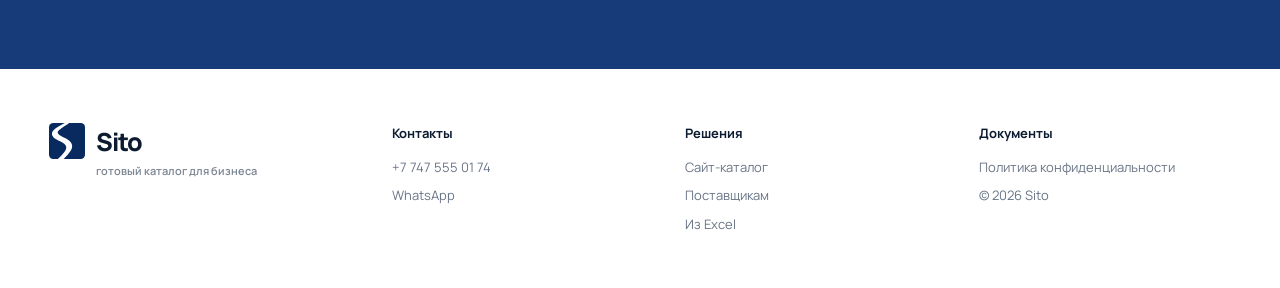
<file: b2b-katalog/index.html>
<!doctype html><html lang="ru"><head><meta charset="utf-8"><meta name="viewport" content="width=device-width,initial-scale=1"><title>B2B-каталог товаров для оптовой компании — Sito</title><meta name="description" content="B2B-каталог для поставщиков и оптовых компаний: большой ассортимент, поиск, фильтры, характеристики и заявки менеджеру. Запуск из Excel или CSV."><meta name="robots" content="index,follow,max-image-preview:large"><link rel="canonical" href="https://sito.kz/b2b-katalog/"><link rel="icon" href="../assets/sito-logo-icon.svg" type="image/svg+xml"><meta property="og:type" content="website"><meta property="og:locale" content="ru_KZ"><meta property="og:site_name" content="Sito"><meta property="og:title" content="B2B-каталог товаров для оптовой компании"><meta property="og:description" content="Покупатель сам находит товары и отправляет конкретную заявку менеджеру."><meta property="og:url" content="https://sito.kz/b2b-katalog/"><meta property="og:image" content="https://sito.kz/assets/catalog.webp"><meta name="twitter:card" content="summary_large_image"><meta name="twitter:image" content="https://sito.kz/assets/catalog.webp"><link rel="preconnect" href="https://fonts.googleapis.com"><link rel="preconnect" href="https://fonts.gstatic.com" crossorigin><link href="https://fonts.googleapis.com/css2?family=Manrope:wght@400;500;600;700;800&display=swap" rel="stylesheet"><link rel="stylesheet" href="../styles-v2.css"><link rel="stylesheet" href="../seo-pages.css"><script src="../script-v2.js" defer></script><script type="application/ld+json">{"@context":"https://schema.org","@type":"Service","name":"B2B-каталог товаров Sito","url":"https://sito.kz/b2b-katalog/","provider":{"@type":"Organization","name":"Sito","url":"https://sito.kz/"},"areaServed":"Казахстан","description":"Онлайн B2B-каталог для компаний с большим и сложным ассортиментом."}</script></head><body>
<a class="skip" href="#main">К содержимому</a><header class="site-header"><div class="shell header-inner"><a class="brand" href="../"><img src="../assets/sito-logo-icon.svg" alt=""><span>Sito<small>B2B-каталог для бизнеса</small></span></a><nav><a href="#benefits">Преимущества</a><a href="#compare">Как работает</a><a href="#faq">Вопросы</a></nav><a class="btn btn-small btn-light" href="https://sito.kz/demo/">Открыть демо <svg class="vector-arrow" width="18" height="18" viewBox="0 0 24 24" fill="none" stroke="currentColor" stroke-width="2" stroke-linecap="round" stroke-linejoin="round" aria-hidden="true" focusable="false"><path d="M7 17 17 7M8 7h9v9"/></svg></a></div></header><main id="main">
<section class="seo-hero"><div class="shell seo-hero-grid"><div><div class="breadcrumbs"><a href="../">Главная</a><span class="arrow-wrap"><svg class="vector-arrow" width="18" height="18" viewBox="0 0 24 24" fill="none" stroke="currentColor" stroke-width="2" stroke-linecap="round" stroke-linejoin="round" aria-hidden="true" focusable="false"><path d="M5 12h14m-6-6 6 6-6 6"/></svg></span><span>B2B-каталог</span></div><h1>B2B-каталог, который помогает покупателю <span>собрать заявку</span></h1><p class="seo-lead">Покупатель находит товары по артикулу и характеристикам, выбирает нужные позиции и отправляет список менеджеру.</p><div class="seo-actions"><a class="btn btn-accent wa" data-message="Здравствуйте! Нужен B2B-каталог для нашей компании. Хочу обсудить ассортимент." href="#">Обсудить B2B-каталог <svg class="vector-arrow" width="18" height="18" viewBox="0 0 24 24" fill="none" stroke="currentColor" stroke-width="2" stroke-linecap="round" stroke-linejoin="round" aria-hidden="true" focusable="false"><path d="M5 12h14m-6-6 6 6-6 6"/></svg></a><a class="btn btn-ghost" href="https://sito.kz/demo/">Посмотреть демо <svg class="vector-arrow" width="18" height="18" viewBox="0 0 24 24" fill="none" stroke="currentColor" stroke-width="2" stroke-linecap="round" stroke-linejoin="round" aria-hidden="true" focusable="false"><path d="M7 17 17 7M8 7h9v9"/></svg></a></div><div class="seo-proof"><span>Большой ассортимент</span><span>Поиск по параметрам</span><span>Запрос без оплаты на сайте</span></div></div><aside class="seo-preview"><small>B2B-СЦЕНАРИЙ</small><h2>Самостоятельный выбор до разговора с менеджером</h2><div class="preview-search">⌕ Название, артикул или характеристика</div><div class="preview-grid"><div><b>Нашёл</b><span>Нужную категорию и товар</span></div><div><b>Сравнил</b><span>Параметры и исполнения</span></div><div><b>Собрал</b><span>Список нужных позиций</span></div><div><b>Отправил</b><span>Запрос менеджеру</span></div></div></aside></div></section>
<section class="seo-section alt" id="benefits"><div class="shell"><div class="seo-heading"><small>Задачи B2B-каталога</small><h2>Помогите покупателю выбрать товары до разговора с менеджером</h2><p>Sito подходит компаниям, где условия сделки обсуждаются отдельно, а до обращения покупателю нужно разобраться в ассортименте.</p></div><div class="seo-cards"><article class="seo-card"><em>ПОКУПАТЕЛЮ</em><h3>Быстрее найти товар</h3><p>Поиск, категории и фильтры помогают работать даже с тысячами позиций.</p></article><article class="seo-card"><em>МЕНЕДЖЕРУ</em><h3>Получить предметный запрос</h3><p>Вместо «что у вас есть?» приходит список конкретных товаров.</p></article><article class="seo-card"><em>КОМПАНИИ</em><h3>Показать ассортимент 24/7</h3><p>Каталог доступен по ссылке без пересылки тяжёлых PDF и прайсов.</p></article></div></div></section>
<section class="seo-section sito-workflow" id="compare" aria-labelledby="sito-workflow-title"><div class="shell"><div class="seo-heading"><small>Что изменится для вашей компании</small><h2 id="sito-workflow-title">Покупатель выбирает товары сам. Менеджер получает конкретный запрос.</h2><p>Когда ассортимент передаётся в Excel, PDF и сообщениях, даже простой подбор требует переписки. Sito даёт покупателю каталог с поиском и возможностью собрать список нужных позиций.</p></div><div class="sito-workflow-grid"><div class="sito-workflow-panel sito-workflow-before"><span class="sito-workflow-label">Сейчас — прайсы и переписка</span><h3>Менеджер помогает на каждом этапе выбора</h3><ol class="sito-workflow-list"><li><span class="sito-workflow-number">01</span><div><strong>Клиент просит ассортимент</strong><p>Менеджер отправляет Excel, PDF или подборку товаров.</p></div></li><li><span class="sito-workflow-number">02</span><div><strong>Уточняет характеристики</strong><p>В переписке приходится объяснять размеры, варианты и параметры.</p></div></li><li><span class="sito-workflow-number">03</span><div><strong>Собирает позиции сообщениями</strong><p>Названия и количества нужно вручную свести в один запрос.</p></div></li><li><span class="sito-workflow-number">04</span><div><strong>Менеджер уточняет саму потребность</strong><p>До обсуждения условий сделки ещё нужно разобраться в списке.</p></div></li></ol></div><div class="sito-workflow-panel sito-workflow-after"><span class="sito-workflow-label">С Sito — каталог и готовая заявка</span><h3>Покупатель проходит этап выбора самостоятельно</h3><ol class="sito-workflow-list"><li><span class="sito-workflow-number">01</span><div><strong>Открывает ассортимент по ссылке</strong><p>Видит товары компании в одном онлайн-каталоге.</p></div></li><li><span class="sito-workflow-number">02</span><div><strong>Находит нужное по параметрам</strong><p>Использует категории, поиск, фильтры и карточки товаров.</p></div></li><li><span class="sito-workflow-number">03</span><div><strong>Формирует список позиций</strong><p>Добавляет товары, указывает количество и комментарий.</p></div></li><li><span class="sito-workflow-number">04</span><div><strong>Отправляет конкретное обращение</strong><p>Менеджер уточняет цену, наличие, сроки и доставку по выбранным товарам.</p></div></li></ol></div></div><p class="sito-workflow-takeaway"><strong>Менеджер остаётся важен.</strong> Sito помогает покупателю самостоятельно разобраться в ассортименте до обсуждения условий покупки.</p><div class="sito-workflow-showcase" aria-label="Демонстрационные экраны Sito"><figure class="sito-workflow-figure"><img src="../assets/catalog.webp" alt="Интерфейс демонстрационного каталога Sito с поиском и карточками товаров" loading="lazy" decoding="async"><figcaption><strong>1. Покупатель изучает ассортимент</strong><span>Поиск, категории, характеристики и карточки товаров.</span></figcaption></figure><figure class="sito-workflow-figure"><img src="../assets/obracheniya2.webp" alt="Демонстрационный экран обращений в Sito" loading="lazy" decoding="async"><figcaption><strong>2. Менеджер работает с обращением</strong><span>Запрос по выбранным позициям передаётся поставщику.</span></figcaption></figure></div><div class="sito-workflow-footer"><p>Хотите увидеть путь от поиска товара до обращения?</p><a href="https://sito.kz/demo/" class="sito-workflow-demo-link">Открыть демонстрационный каталог <svg class="vector-arrow" width="18" height="18" viewBox="0 0 24 24" fill="none" stroke="currentColor" stroke-width="2" stroke-linecap="round" stroke-linejoin="round" aria-hidden="true" focusable="false"><path d="M7 17 17 7M8 7h9v9"/></svg></a></div></div></section>
<section class="seo-section dark"><div class="shell"><div class="seo-heading"><small>Подходящие отрасли</small><h2>Когда товар выбирают по параметрам</h2></div><div class="seo-cards"><article class="seo-card"><em>МЕТАЛЛОПРОКАТ</em><h3>Размеры и марки</h3><p>Навигация по виду продукции, стандарту, размеру и исполнению.</p></article><article class="seo-card"><em>ОБОРУДОВАНИЕ</em><h3>Модели и характеристики</h3><p>Технические параметры и документы находятся рядом с товаром.</p></article><article class="seo-card"><em>СТРОЙМАТЕРИАЛЫ</em><h3>Категории и варианты</h3><p>Покупатель быстро отбирает позиции под свою задачу.</p></article></div></div></section>
<section class="seo-section" id="faq"><div class="shell"><div class="seo-heading"><small>Вопросы</small><h2>О запуске B2B-каталога</h2></div><div class="seo-faq"><details><summary>Нужны ли фиксированные цены?</summary><p>Нет. Цены можно показывать или оставлять на уточнение менеджеру — в зависимости от вашей модели продаж.</p></details><details><summary>Можно ли загрузить каталог из Excel?</summary><p>Да. Excel или CSV используется как исходный источник товаров, категорий и характеристик.</p></details><details><summary>Чем Sito отличается от интернет-магазина?</summary><p>В Sito покупатель выбирает товары и отправляет обращение, а не оплачивает заказ на сайте. Цену, наличие и условия покупки уточняет менеджер.</p></details><details><summary>Это B2B-маркетплейс?</summary><p>Нет. Это каталог вашей компании, вашего ассортимента и бренда. Покупатель обращается напрямую к вам.</p></details></div></div></section>
<section class="seo-section alt"><div class="shell"><div class="seo-heading"><small>Связанные решения</small><h2>Подробнее о запуске</h2></div><div class="seo-related"><a href="../sait-katalog-tovarov/"><b>Сайт-каталог товаров</b><span>Структура, карточки и заявки.</span></a><a href="../katalog-dlya-postavshchika/"><b>Каталог для поставщика</b><span>Публичная витрина производителя или дистрибьютора.</span></a><a href="../katalog-iz-excel/"><b>Каталог из Excel</b><span>Как переносится текущий прайс-лист.</span></a></div></div></section>
<section class="seo-cta"><div class="shell seo-cta-grid"><div><h2>Покажите ваш ассортимент</h2><p>Оценим структуру файла и предложим подходящий формат B2B-каталога.</p></div><a class="btn btn-accent wa" data-message="Здравствуйте! Хочу оценить B2B-каталог для нашей компании. Могу отправить ассортимент." href="#">Отправить ассортимент <svg class="vector-arrow" width="18" height="18" viewBox="0 0 24 24" fill="none" stroke="currentColor" stroke-width="2" stroke-linecap="round" stroke-linejoin="round" aria-hidden="true" focusable="false"><path d="M5 12h14m-6-6 6 6-6 6"/></svg></a></div></section></main><footer><div class="shell footer-grid"><div class="brand foot-brand"><img src="../assets/sito-logo-icon.svg" alt=""><span>Sito<small>готовый каталог для бизнеса</small></span></div><div><b>Контакты</b><a href="tel:+77475550174">+7 747 555 01 74</a><a href="https://wa.me/77475550174">WhatsApp</a></div><div class="seo-footer-links"><b>Решения</b><a href="../sait-katalog-tovarov/">Сайт-каталог</a><a href="../katalog-dlya-postavshchika/">Поставщикам</a><a href="../katalog-iz-excel/">Из Excel</a></div><div><b>Документы</b><a href="../privacy.html">Политика конфиденциальности</a><span>© 2026 Sito</span></div></div></footer></body></html>
</file>
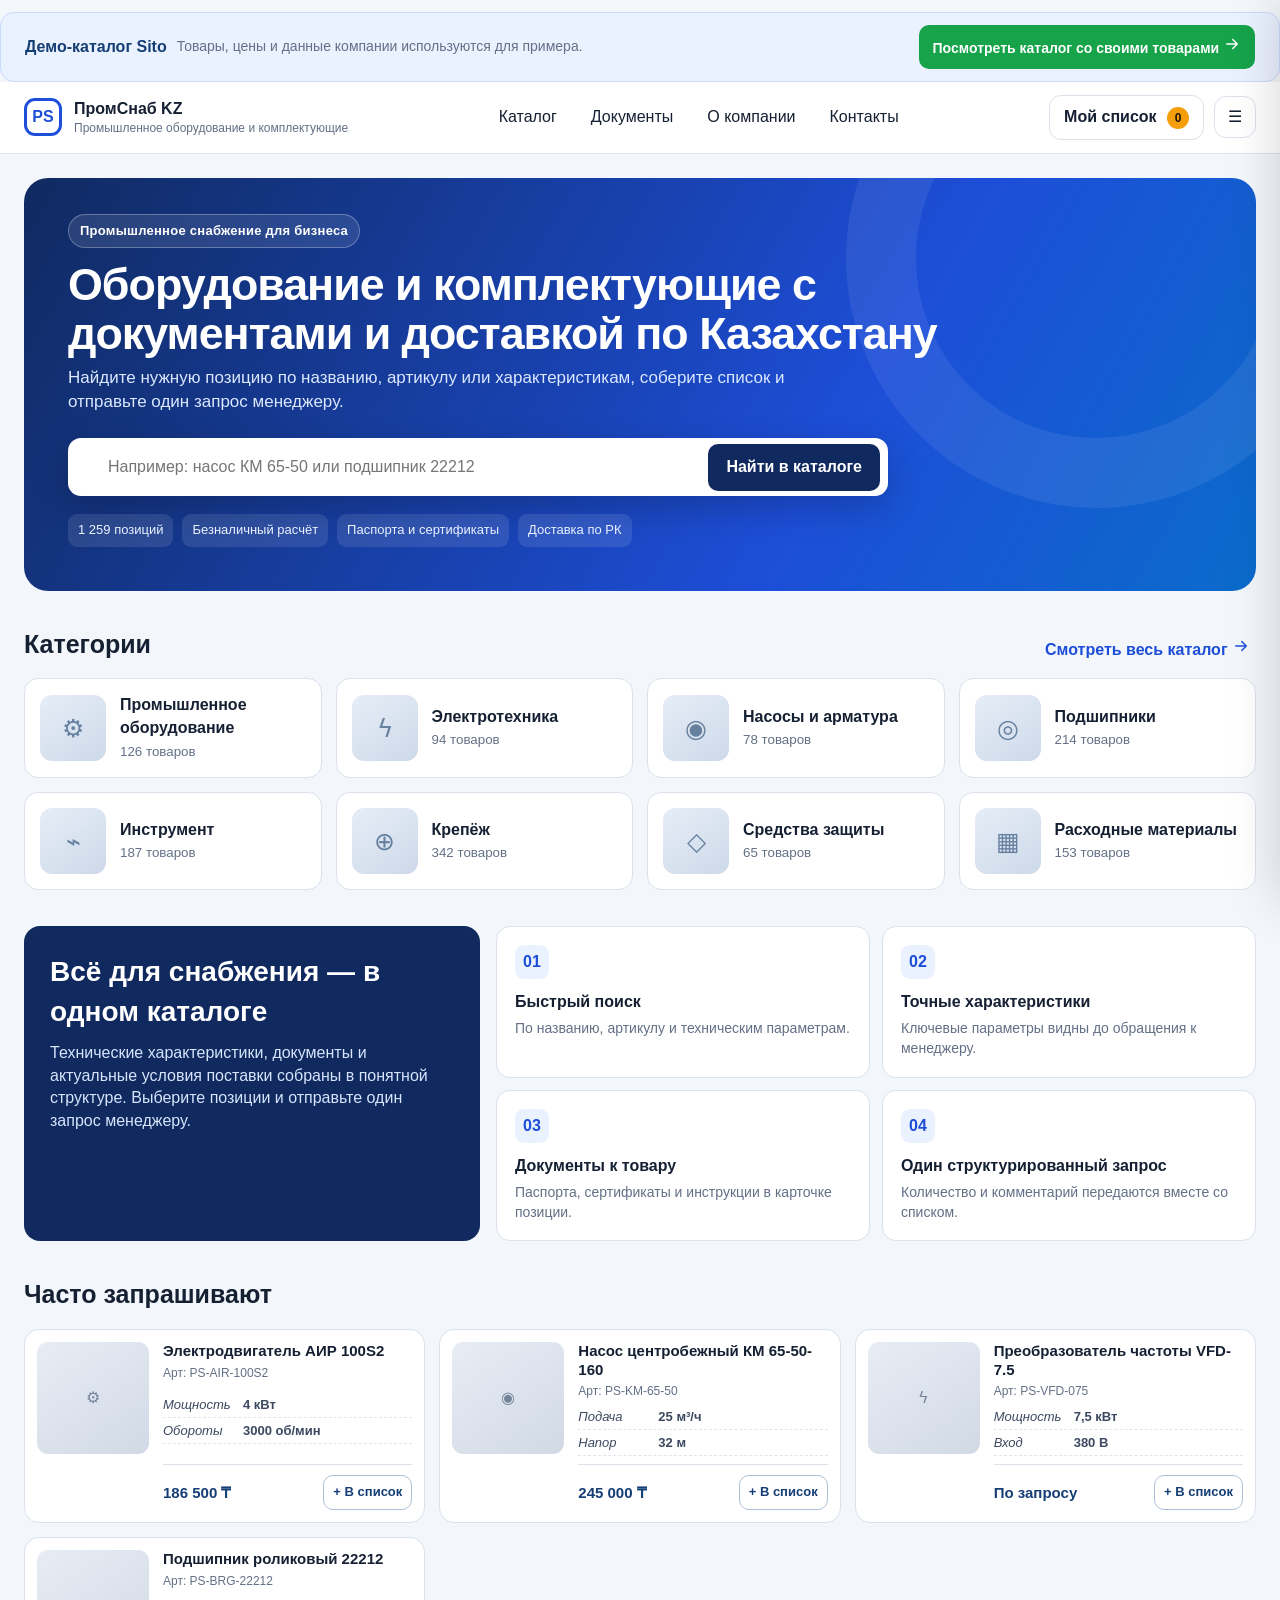
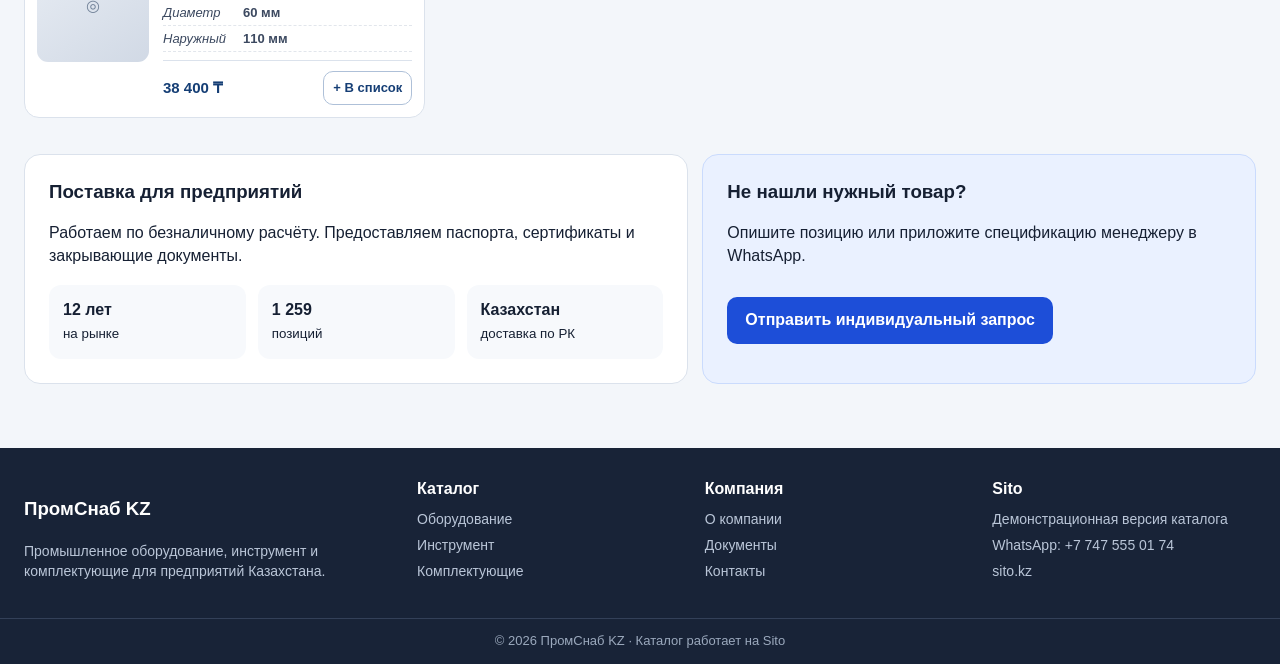
<file: demo/index.html>
<!doctype html><html lang="ru"><head><meta charset="utf-8"><meta name="viewport" content="width=device-width,initial-scale=1"><meta name="robots" content="noindex, nofollow"><title>ПромСнаб KZ — каталог</title><meta name="description" content="Каталог промышленного оборудования и комплектующих"><link rel="icon" type="image/svg+xml" href="data:image/svg+xml,%3Csvg xmlns='http://www.w3.org/2000/svg' viewBox='0 0 64 64'%3E%3Crect width='64' height='64' rx='14' fill='%231d4ed8'/%3E%3Cpath d='M18 20h28v8H26v8h20v8H18z' fill='white'/%3E%3C/svg%3E"><style>
:root{--primary:#1d4ed8;--primary-dark:#153e9e;--accent:#f59e0b;--bg:#f3f6fa;--surface:#fff;--surface-2:#f7f9fc;--text:#162033;--muted:#637086;--line:#dbe2ec;--radius:16px;--shadow:0 14px 40px rgba(27,47,80,.08)}*{box-sizing:border-box}html{scroll-behavior:smooth}body{margin:0;font:16px/1.42 Inter,Arial,sans-serif;color:var(--text);background:var(--bg);overflow-x:hidden}button,input,select,textarea{font:inherit;color:inherit}button{cursor:pointer}a{color:inherit;text-decoration:none}.ico{width:19px;height:19px;display:inline-block;vertical-align:middle}.header{height:72px;background:#fff;border-bottom:1px solid var(--line);position:sticky;top:0;z-index:40}.head-inner{max-width:1540px;height:100%;margin:auto;padding:0 24px;display:flex;align-items:center;gap:28px}.brand{display:flex;align-items:center;gap:12px;min-width:310px}.logo{width:38px;height:38px;border:3px solid var(--primary);border-radius:11px;display:grid;place-items:center;font-weight:900;color:var(--primary)}.brand b{display:block;font-size:16px}.brand small{display:block;color:var(--muted);font-size:12px}.nav{display:flex;align-items:center;gap:8px;margin:auto}.nav button,.ghost,.iconbtn{border:0;background:transparent;border-radius:10px;padding:10px 13px}.nav .active{background:#edf3ff;color:var(--primary);font-weight:700}.head-actions{display:flex;align-items:center;gap:10px}.listbtn{border:1px solid var(--line);background:#fff;border-radius:12px;padding:10px 14px;font-weight:700;white-space:nowrap}.badge{display:inline-grid;place-items:center;min-width:22px;height:22px;margin-left:6px;border-radius:20px;background:var(--accent);color:#221500;font-size:12px}.menu{border:1px solid var(--line);background:#fff;border-radius:12px;width:42px;height:42px}.page{max-width:1540px;margin:auto;padding:24px}.home-search{position:relative;border-radius:24px;padding:44px;background:linear-gradient(120deg,#102a60,#1d4ed8 66%,#0b6bcb);color:#fff;overflow:hidden}.home-search:after{content:"";position:absolute;width:360px;height:360px;border:70px solid rgba(255,255,255,.07);border-radius:50%;right:-90px;top:-170px}.home-search h1{margin:0 0 9px;font-size:clamp(28px,4vw,46px);letter-spacing:-1px;position:relative;z-index:1}.home-search p{margin:0 0 24px;color:#dbe8ff;position:relative;z-index:1}.big-search{max-width:820px;height:58px;background:#fff;border-radius:13px;display:flex;align-items:center;padding:0 8px 0 18px;gap:10px;position:relative;z-index:2;box-shadow:0 12px 35px rgba(0,0,0,.2)}.big-search input{flex:1;border:0;outline:0;min-width:0}.big-search button,.primary{border:0;background:var(--primary);color:#fff;border-radius:10px;padding:12px 18px;font-weight:700}.big-search button{background:#102a60}.section{margin-top:36px}.section-title{display:flex;align-items:end;justify-content:space-between;margin-bottom:16px}.section-title h2{margin:0;font-size:25px}.section-title button{border:0;background:transparent;color:var(--primary);font-weight:700}.cat-grid{display:grid;grid-template-columns:repeat(4,1fr);gap:14px}.cat-card{display:flex;align-items:center;gap:14px;background:#fff;border:1px solid var(--line);border-radius:14px;padding:15px;text-align:left;transition:.18s}.cat-card:hover{border-color:#9cb8f7;transform:translateY(-2px);box-shadow:var(--shadow)}.cat-pic{width:66px;height:66px;flex:none;border-radius:12px;background:linear-gradient(145deg,#e6edf7,#cdd9e9);display:grid;place-items:center;color:#66809f;font-size:25px}.cat-card b{display:block}.cat-card small{color:var(--muted)}.products{display:grid;grid-template-columns:repeat(3,1fr);gap:14px}.product{background:#fff;border:1px solid var(--line);border-radius:15px;overflow:hidden;display:flex;flex-direction:column;min-width:0}.product-img{height:170px;background:linear-gradient(145deg,#e8edf4,#d1d9e5);display:grid;place-items:center;color:#74849a;overflow:hidden}.product-img img{width:100%;height:100%;object-fit:cover}.product-body{padding:14px;display:flex;flex-direction:column;flex:1}.product h3{font-size:16px;margin:0 0 4px;line-height:1.25}.sku{font-size:12px;color:var(--muted);margin-bottom:11px}.specs{font-size:13px;color:#3c4960;display:grid;gap:4px;margin-bottom:12px}.specs span{display:flex;justify-content:space-between;gap:8px;border-bottom:1px dashed #e2e6ec}.price-row{display:flex;align-items:center;justify-content:space-between;gap:8px;margin-top:auto;padding-top:9px}.price{font-size:17px;font-weight:800;color:#153e75}.add{border:1px solid #aec0d8;background:#fff;color:#153e75;border-radius:10px;padding:8px 11px;font-weight:700;white-space:nowrap}.qty{display:flex;align-items:center;border:1px solid var(--line);border-radius:10px;overflow:hidden}.qty button{border:0;background:#f6f8fb;width:32px;height:34px}.qty span{width:30px;text-align:center}.trust{display:grid;grid-template-columns:1.2fr 1fr;gap:14px}.trust-card,.request{background:#fff;border:1px solid var(--line);border-radius:var(--radius);padding:24px}.trust-points{display:grid;grid-template-columns:repeat(3,1fr);gap:12px;margin-top:18px}.trust-points div{background:var(--surface-2);border-radius:12px;padding:14px}.request{background:#eaf1ff;border-color:#cadbfd}.request h3,.trust-card h3{margin:0 0 8px}.request button{margin-top:14px}.catalog-layout{display:grid;grid-template-columns:235px minmax(0,1fr) 300px;gap:16px;align-items:start}.panel{background:#fff;border:1px solid var(--line);border-radius:var(--radius)}.cat-tree{padding:16px;position:sticky;top:88px}.cat-tree h3{margin:0 0 10px;font-size:16px}.tree-row{display:flex;align-items:center;gap:7px;padding:8px;border-radius:9px;font-size:14px}.tree-row:hover,.tree-row.on{background:#eaf1ff;color:#153e75}.tree-row small{margin-left:auto;color:#7f8ca1}.tree-child{padding-left:18px;border-left:1px solid var(--line);margin-left:11px}.results-head{padding:17px 17px 0}.title-line{display:flex;align-items:end;justify-content:space-between;gap:12px;margin-bottom:12px}.title-line h1{font-size:26px;margin:0}.title-line span{color:var(--muted)}.toolbar{display:grid;grid-template-columns:minmax(180px,1fr) auto auto auto;gap:8px}.searchbox{height:44px;border:1px solid var(--line);border-radius:11px;display:flex;align-items:center;gap:8px;padding:0 12px}.searchbox input{border:0;outline:0;width:100%;min-width:0;background:transparent}.toolbtn{height:44px;border:1px solid var(--line);background:#fff;border-radius:11px;padding:0 13px;font-weight:650;white-space:nowrap}.viewtoggle{display:flex;border:1px solid var(--line);border-radius:11px;overflow:hidden}.viewtoggle button{width:42px;border:0;background:#fff}.viewtoggle button.on{background:#edf2f8}.crumbs{display:flex;flex-wrap:wrap;align-items:center;gap:7px;padding:12px 0;font-size:14px;color:#3e4b61}.crumbs button{border:0;background:none;padding:0;color:inherit}.subcats,.chips{display:flex;flex-wrap:wrap;gap:7px;padding-bottom:13px}.chip{border:1px solid var(--line);background:#fff;border-radius:9px;padding:7px 10px;font-size:14px}.chip.on{background:#eaf1ff;border-color:#bed0f4;color:#153e75}.result-body{padding:4px 16px 18px}.catalog-grid{display:grid;grid-template-columns:repeat(3,minmax(0,1fr));gap:12px}.catalog-grid.list{display:block}.catalog-grid.list .product{display:grid;grid-template-columns:88px minmax(170px,1fr) 1.5fr 140px 115px;align-items:center;margin-bottom:9px;padding:10px}.catalog-grid.list .product-img{height:70px;border-radius:10px}.catalog-grid.list .product-body{display:contents}.catalog-grid.list .specs{margin:0;padding:0 14px}.catalog-grid.list .price-row{display:contents}.catalog-grid.list .add{justify-self:end}.side-list{padding:14px;position:sticky;top:88px}.side-list h2{font-size:21px;margin:0}.side-list>p{margin:0 0 10px;color:var(--muted)}.cart-item{display:grid;grid-template-columns:48px 1fr;gap:9px;padding:10px 0;border-bottom:1px solid var(--line)}.cart-thumb{width:48px;height:48px;background:#e7ecf3;border-radius:9px;display:grid;place-items:center;color:#7f8ca0}.cart-info b{font-size:13px;display:block;line-height:1.2}.cart-info small{display:block;font-size:11px;color:var(--muted)}.cart-bottom{display:flex;align-items:center;justify-content:space-between;margin-top:5px}.cart-bottom strong{font-size:13px}.mini-qty{display:flex;align-items:center;gap:6px;font-size:13px}.mini-qty button{border:1px solid var(--line);background:#fff;border-radius:6px;width:25px;height:25px}.remove{border:0!important;color:#8d2732!important}.comment{margin-top:12px}.comment label{font-weight:700}.comment textarea{width:100%;height:82px;resize:vertical;border:1px solid var(--line);border-radius:10px;padding:10px;margin-top:6px}.sum{border-top:1px solid var(--line);margin-top:12px;padding-top:12px}.sum div{display:flex;justify-content:space-between;margin-bottom:8px}.wide{width:100%;margin-top:8px}.whatsapp{width:100%;margin-top:8px;border:1px solid #90d1aa;background:#fff;color:#147a3f;border-radius:10px;padding:11px;font-weight:700}.empty-cart{background:#f4f6fa;border-radius:12px;padding:16px;margin:12px 0}.empty-cart h3{margin:0 0 4px}.empty-cart p{color:var(--muted);margin:0}.empty-state{text-align:center;padding:55px 20px}.empty-state .circle{width:68px;height:68px;border-radius:50%;background:#edf2f8;display:grid;place-items:center;margin:auto;font-size:26px}.filter-drawer{position:fixed;inset:0;z-index:70;display:none;background:rgba(13,24,43,.38)}.filter-drawer.open{display:block}.filter-panel{position:absolute;right:0;top:0;height:100%;width:min(390px,92vw);background:#fff;padding:22px;overflow:auto;box-shadow:-15px 0 45px rgba(0,0,0,.16)}.filter-title{display:flex;justify-content:space-between;align-items:center}.filter-title h2{margin:0}.close{border:1px solid var(--line);background:#fff;border-radius:9px;width:38px;height:38px}.filter-group{border-top:1px solid var(--line);padding:18px 0}.filter-group h4{margin:0 0 10px}.checks{display:grid;gap:9px}.checks label{display:flex;align-items:center;gap:9px}.range{display:flex;gap:8px}.range input{width:50%;border:1px solid var(--line);border-radius:9px;padding:9px}.modal{position:fixed;inset:0;z-index:80;display:none;align-items:center;justify-content:center;background:rgba(13,24,43,.48);padding:18px}.modal.open{display:flex}.modalbox{background:#fff;width:min(780px,100%);max-height:92vh;overflow:auto;border-radius:20px;box-shadow:0 25px 70px rgba(0,0,0,.23)}.modalhead{display:flex;align-items:center;justify-content:space-between;padding:18px 22px;border-bottom:1px solid var(--line)}.modalhead h2{margin:0;font-size:22px}.modalbody{padding:22px}.detail{display:grid;grid-template-columns:1fr 1.05fr;gap:24px}.detail-img{min-height:330px;background:linear-gradient(145deg,#e7ecf3,#ccd6e4);border-radius:14px;display:grid;place-items:center;color:#6d7e95;font-size:20px}.detail h1{font-size:25px;margin:0 0 6px}.detail-table{margin:18px 0}.detail-table div{display:flex;justify-content:space-between;padding:8px 0;border-bottom:1px solid var(--line)}.variant{display:grid;gap:8px;margin:12px 0}.variant button{text-align:left;border:1px solid var(--line);background:#fff;border-radius:10px;padding:10px}.variant button.on{border-color:var(--primary);background:#edf3ff}.mobile-menu{position:fixed;inset:72px 0 auto 0;background:#fff;z-index:50;padding:16px;border-bottom:1px solid var(--line);display:none}.mobile-menu.open{display:grid}.mobile-menu button{border:0;background:#fff;text-align:left;padding:12px}.footer{background:#182337;color:#fff;margin-top:40px}.foot{max-width:1540px;margin:auto;padding:30px 24px;display:grid;grid-template-columns:1.4fr repeat(3,1fr);gap:24px}.foot h4{margin:0 0 10px}.foot p,.foot a{display:block;color:#bac6d8;margin:6px 0;font-size:14px}.footer-bottom{border-top:1px solid #334058;color:#9ba9bd;padding:13px 24px;text-align:center;font-size:13px}.toast{position:fixed;right:22px;bottom:22px;background:#13233e;color:#fff;padding:12px 16px;border-radius:10px;z-index:100;opacity:0;transform:translateY(12px);transition:.2s;pointer-events:none}.toast.show{opacity:1;transform:none}
@media(max-width:1150px){.catalog-layout{grid-template-columns:210px minmax(0,1fr)}.side-list{display:none}.catalog-grid{grid-template-columns:repeat(2,1fr)}.brand{min-width:250px}.cat-grid{grid-template-columns:repeat(3,1fr)}}
@media(max-width:820px){.header{height:64px}.head-inner{padding:0 14px;gap:10px}.brand{min-width:0;flex:1}.logo{width:34px;height:34px}.brand small,.nav{display:none}.listbtn{font-size:0;padding:8px}.listbtn:before{content:'Список';font-size:14px}.menu{height:40px;width:40px}.page{padding:14px}.home-search{padding:28px 20px}.cat-grid{grid-template-columns:repeat(2,1fr)}.products{grid-template-columns:repeat(2,1fr)}.trust{grid-template-columns:1fr}.catalog-layout{display:block}.cat-tree{display:none}.results-head{padding:14px 12px 0}.title-line h1{font-size:22px}.toolbar{grid-template-columns:1fr auto auto}.toolbar .searchbox{grid-column:1/-1}.toolbtn span{display:none}.viewtoggle button{width:38px}.result-body{padding:4px 12px 14px}.catalog-grid{grid-template-columns:repeat(2,minmax(0,1fr))}.foot{grid-template-columns:repeat(2,1fr)}.detail{grid-template-columns:1fr}.detail-img{min-height:230px}}
@media(max-width:560px){body{font-size:15px}.brand b{font-size:14px}.home-search{border-radius:16px}.home-search h1{font-size:28px}.big-search{height:52px}.big-search button{font-size:0;padding:12px}.big-search button:after{content:'Найти';font-size:14px}.cat-grid,.products{grid-template-columns:1fr}.cat-card{padding:12px}.cat-pic{width:54px;height:54px}.trust-points{grid-template-columns:1fr}.section{margin-top:28px}.catalog-grid{grid-template-columns:1fr}.catalog-grid .product{display:grid;grid-template-columns:112px minmax(0,1fr);padding:10px;gap:10px}.catalog-grid .product-img{height:112px;border-radius:10px}.catalog-grid .product-body{padding:0}.catalog-grid .specs{font-size:12px}.catalog-grid .price{font-size:15px}.catalog-grid .add{padding:7px 9px;font-size:13px}.catalog-grid.list .product{display:grid;grid-template-columns:84px minmax(0,1fr);align-items:start}.catalog-grid.list .product-body{display:flex}.catalog-grid.list .specs{padding:0;margin-bottom:8px}.catalog-grid.list .price-row{display:flex}.title-line{align-items:center}.title-line span{font-size:14px}.subcats{max-height:104px;overflow:hidden}.foot{grid-template-columns:1fr}.modalbody{padding:16px}.detail-img{min-height:200px}.product-img{height:155px}.toast{left:12px;right:12px;bottom:12px;text-align:center}}
/* second-pass refinements */
.results-head{position:sticky;top:72px;z-index:24;background:rgba(255,255,255,.97);backdrop-filter:blur(12px);border-bottom:1px solid var(--line);border-radius:var(--radius) var(--radius) 0 0;padding-bottom:1px}.catalog-grid.list .product{grid-template-columns:82px minmax(170px,1.1fr) minmax(210px,1.5fr) 125px 120px;gap:12px}.catalog-grid.list .product-body{display:contents}.catalog-grid.list .product h3{margin:0}.catalog-grid.list .sku{margin:2px 0 0}.catalog-grid.list .specs{padding:0}.catalog-grid.list .specs span{border:0}.catalog-grid.list .price-row{display:contents}.catalog-grid.list .price{justify-self:start}.compact-products{grid-template-columns:repeat(4,minmax(0,1fr));gap:12px}.product.compact{display:grid;grid-template-columns:92px minmax(0,1fr);min-height:142px}.product.compact .product-img{height:100%;min-height:142px}.product.compact .product-body{padding:12px}.product.compact .specs span:nth-child(n+3){display:none}.product.compact .price{font-size:15px}.product.compact .add{font-size:13px;padding:7px 9px}.positioning{display:grid;grid-template-columns:.9fr 1.5fr;gap:16px;align-items:stretch}.positioning-lead{background:#102a60;color:#fff;border-radius:var(--radius);padding:26px}.positioning-lead h2{margin:0 0 10px;font-size:28px}.positioning-lead p{color:#d7e4fb;margin:0}.benefits{display:grid;grid-template-columns:repeat(2,1fr);gap:12px}.benefit{background:#fff;border:1px solid var(--line);border-radius:14px;padding:18px}.benefit i{display:grid;place-items:center;width:34px;height:34px;border-radius:9px;background:#eaf1ff;color:var(--primary);font-style:normal;font-weight:800;margin-bottom:12px}.benefit h3{font-size:16px;margin:0 0 5px}.benefit p{color:var(--muted);font-size:14px;margin:0}.menu-scrim{position:fixed;inset:0;background:rgba(13,24,43,.38);z-index:59;display:none}.menu-scrim.open{display:block}.mobile-menu{inset:0 0 0 auto;width:min(380px,90vw);height:100%;z-index:60;padding:0;display:block;transform:translateX(105%);transition:transform .22s ease;border:0;box-shadow:-18px 0 50px rgba(0,0,0,.18)}.mobile-menu.open{display:block;transform:none}.menu-head{height:72px;display:flex;align-items:center;justify-content:space-between;padding:0 20px;border-bottom:1px solid var(--line)}.menu-links{display:grid;padding:14px}.menu-links button{font-size:17px;border-radius:10px}.menu-links button:hover{background:#edf3ff}.detail{align-items:start}.detail-copy{color:#445167}.detail-section{margin-top:20px;padding-top:18px;border-top:1px solid var(--line)}.detail-section h3{margin:0 0 10px}.docs{display:grid;gap:8px}.doc{display:flex;align-items:center;justify-content:space-between;gap:12px;border:1px solid var(--line);border-radius:10px;padding:11px 12px}.doc span{color:var(--muted);font-size:13px}.doc button{border:0;background:none;color:var(--primary);font-weight:700}.detail-table div span{color:var(--muted)}
@media(max-width:1150px){.compact-products{grid-template-columns:repeat(2,1fr)}.catalog-grid.list .product{grid-template-columns:76px minmax(150px,1fr) minmax(180px,1.3fr) 110px}.catalog-grid.list .add{grid-column:auto}.catalog-grid.list .price-row .add{justify-self:end}}
@media(max-width:820px){.results-head{top:64px}.positioning{grid-template-columns:1fr}.compact-products{grid-template-columns:repeat(2,1fr)}.menu-head{height:64px}}
@media(min-width:561px){.catalog-grid.list .product{grid-template-columns:82px minmax(0,1fr)}.catalog-grid.list .product-body{display:grid;grid-template-columns:minmax(170px,1fr) minmax(200px,1.25fr) 125px;gap:14px;align-items:center;padding:0}.catalog-grid.list .product-identity{min-width:0}.catalog-grid.list .sku{margin:4px 0 0}.catalog-grid.list .specs{margin:0}.catalog-grid.list .price-row{display:flex;padding:0;margin:0;flex-direction:column;align-items:stretch}.catalog-grid.list .variant-note{display:none}}
@media(max-width:560px){.compact-products{grid-template-columns:1fr}.product.compact{grid-template-columns:88px minmax(0,1fr);min-height:130px}.product.compact .product-img{min-height:88px}.benefits{grid-template-columns:1fr}.positioning-lead{padding:21px}.positioning-lead h2{font-size:23px}.results-head{margin:-1px -1px 0}.catalog-grid.list .product{grid-template-columns:84px minmax(0,1fr)}.catalog-grid.list .product-body{display:flex}.catalog-grid.list .price-row{display:flex}.catalog-grid.list .variant-note{display:block}}
.catalog-grid.grid .product-img{width:100%;height:auto;aspect-ratio:1/1}.catalog-grid.grid .product-body{min-height:240px}.catalog-grid.grid .product-identity{min-height:58px}.catalog-grid.grid .specs{min-height:78px}.product.compact{grid-template-columns:92px minmax(0,1fr);align-items:center;min-height:142px}.product.compact .product-img{width:92px;height:92px;min-height:92px;aspect-ratio:1/1;border-radius:0 12px 12px 0;margin-left:10px}.hero-kicker{display:inline-flex;position:relative;z-index:2;margin-bottom:12px;padding:7px 11px;border:1px solid rgba(255,255,255,.28);border-radius:999px;background:rgba(255,255,255,.1);font-size:13px;font-weight:700;letter-spacing:.02em}.hero-points{display:flex;flex-wrap:wrap;gap:9px;margin:18px 0 0;position:relative;z-index:2}.hero-points span{padding:7px 10px;border-radius:9px;background:rgba(255,255,255,.1);color:#eaf2ff;font-size:13px}.home-search{padding-top:36px}.home-search h1{max-width:900px;font-size:clamp(30px,3.5vw,48px);line-height:1.08}.home-search>p{max-width:760px;font-size:17px}
@media(max-width:820px){.catalog-grid.grid .product-body{min-height:225px}.product.compact .product-img{width:88px;height:88px;min-height:88px}.home-search{padding-top:27px}.hero-points{gap:6px}}
@media(max-width:560px){.catalog-grid.grid .product-img{width:112px;height:112px;aspect-ratio:1/1}.catalog-grid.grid .product-body,.catalog-grid.grid .product-identity,.catalog-grid.grid .specs{min-height:0}.product.compact .product-img{width:78px;height:78px;min-height:78px;margin-left:6px}.hero-kicker{font-size:12px}.home-search h1{font-size:27px}.home-search>p{font-size:15px}.hero-points span{font-size:12px;padding:6px 8px}}
/* catalog sticky row and true vertical grid cards */
.results-head{position:static;display:contents}.results-head .title-line{padding:17px 17px 12px;margin:0}.results-head .toolbar{position:sticky;top:72px;z-index:26;padding:10px 17px;background:rgba(255,255,255,.98);backdrop-filter:blur(12px);border-top:1px solid var(--line);border-bottom:1px solid var(--line);box-shadow:0 8px 18px rgba(22,32,51,.06)}.results-head .crumbs{padding:12px 17px}.results-head .subcats{padding:0 17px 13px}.results-head .chips{padding:0 17px 13px}.catalog-grid.grid .product{display:flex;flex-direction:column;padding:0;gap:0}.catalog-grid.grid .product-img{order:0;width:100%;height:auto;aspect-ratio:1/1;border-radius:0}.catalog-grid.grid .product-body{order:1;display:flex;flex-direction:column;padding:14px;flex:1}.catalog-grid.grid .price-row{margin-top:auto}.catalog-grid.grid .product-identity,.catalog-grid.grid .specs{width:100%}
@media(max-width:820px){.results-head .toolbar{top:64px;padding:9px 12px}.results-head .title-line{padding:14px 12px 10px}.results-head .crumbs{padding:10px 12px}.results-head .subcats,.results-head .chips{padding-left:12px;padding-right:12px}.catalog-grid.grid .product{display:flex;grid-template-columns:none}.catalog-grid.grid .product-img{width:100%;height:auto;aspect-ratio:1/1}.catalog-grid.grid .product-body{padding:12px;min-height:225px}}
@media(max-width:560px){.catalog-grid.grid .product{display:flex;grid-template-columns:none;padding:0;gap:0}.catalog-grid.grid .product-img{width:100%;height:auto;min-height:0;aspect-ratio:1/1;border-radius:0}.catalog-grid.grid .product-body{padding:12px;min-height:220px}.catalog-grid.grid .product-identity{min-height:54px}.catalog-grid.grid .specs{min-height:72px}.results-head .toolbar{grid-template-columns:1fr auto auto}.results-head .toolbar .searchbox{grid-column:1/-1}}
/* home product cards and request list */
.product.compact{grid-template-columns:96px minmax(0,1fr);min-height:164px;align-items:stretch}.product.compact .product-img{width:96px;height:96px;min-height:96px;margin:14px 0 0 12px;border-radius:11px}.product.compact .product-body{min-width:0;padding:13px 12px 12px}.product.compact .product-identity{min-height:52px}.product.compact h3{text-align:left;font-size:15px}.product.compact .sku{text-align:left;margin-bottom:8px}.product.compact .specs{min-height:48px;margin-bottom:7px}.product.compact .specs span{gap:6px}.product.compact .price-row{border-top:1px solid var(--line);padding-top:10px}.whatsapp{display:flex;align-items:center;justify-content:center;gap:8px}.wa-icon{display:inline-grid;place-items:center;width:20px;height:20px;border-radius:50%;background:#16a34a;color:#fff;font-size:12px;line-height:1}.list-page-panel{width:100%;padding:24px}.list-page-grid{display:grid;grid-template-columns:minmax(0,1.7fr) minmax(300px,.7fr);gap:24px;align-items:start}.list-page-main .cart-item{grid-template-columns:58px minmax(0,1fr);padding:13px 0}.list-page-main .cart-thumb{width:58px;height:58px}.list-page-summary{position:sticky;top:92px;border:1px solid var(--line);background:var(--surface-2);border-radius:14px;padding:18px}.list-page-summary h3{margin:0 0 12px}.list-page-summary .sum{margin-top:0}.list-page-summary .sum div{gap:18px}.list-page-summary .sum span{color:var(--muted)}
@media(max-width:1150px){.product.compact{grid-template-columns:92px minmax(0,1fr)}.product.compact .product-img{width:92px;height:92px}.list-page-grid{grid-template-columns:minmax(0,1.35fr) minmax(280px,.65fr)}}
@media(max-width:820px){.list-page-panel{padding:18px}.list-page-grid{grid-template-columns:1fr}.list-page-summary{position:static}.product.compact{grid-template-columns:88px minmax(0,1fr)}.product.compact .product-img{width:88px;height:88px}}
@media(max-width:560px){.product.compact{grid-template-columns:82px minmax(0,1fr);min-height:150px}.product.compact .product-img{width:76px;height:76px;min-height:76px;margin:12px 0 0 10px}.product.compact .product-identity{min-height:0}.product.compact .specs{min-height:0}.list-page-panel{padding:14px}.list-page-main .cart-item{grid-template-columns:50px minmax(0,1fr)}.list-page-main .cart-thumb{width:50px;height:50px}}
/* product card spacing and compact specification pairs */
.specs span{display:grid;grid-template-columns:minmax(78px,max-content) max-content;justify-content:start;align-items:baseline;column-gap:9px;line-height:1.35}
.specs span em{min-width:0}.specs span b{min-width:0;text-align:left}
.catalog-grid.list .product{column-gap:18px}
.catalog-grid.list .product-body{column-gap:18px}
.catalog-grid.list .product-img{width:82px;min-width:82px}
.catalog-grid.list .specs span{grid-template-columns:minmax(82px,max-content) max-content;column-gap:8px}
.catalog-grid.grid .product-img{display:grid;width:100%;max-width:none;min-width:100%;aspect-ratio:1/1;border:0;border-radius:0}
.catalog-grid.grid .product-img img{display:block;width:100%;height:100%;object-fit:cover}
.product.compact{column-gap:14px}
.product.compact .product-img{margin-left:14px}
.product.compact .product-body{padding-left:0}
.product.compact .specs span{grid-template-columns:minmax(72px,max-content) max-content;column-gap:8px}
@media(max-width:820px){.catalog-grid.list .product{column-gap:15px}.catalog-grid.list .product-body{column-gap:14px}.product.compact{column-gap:12px}.product.compact .product-img{margin-left:12px}}
@media(max-width:560px){.specs span,.catalog-grid.list .specs span,.product.compact .specs span{grid-template-columns:minmax(68px,max-content) minmax(0,max-content);column-gap:7px}.catalog-grid.list .product{column-gap:12px}.catalog-grid.list .product-img{width:84px;min-width:84px}.product.compact{column-gap:10px}.product.compact .product-img{margin-left:10px}}
/* keep homepage product media in its own column */
.product.compact{grid-template-columns:96px minmax(0,1fr);column-gap:14px;align-items:start;padding:12px;min-height:166px}
.product.compact .product-img{width:96px;height:96px;min-height:96px;margin:0;border-radius:11px}
.product.compact .product-body{align-self:stretch;padding:0;min-width:0}
.product.compact .product-identity{min-width:0}
.product.compact h3,.product.compact .sku{overflow-wrap:anywhere}
@media(max-width:820px){.product.compact{grid-template-columns:88px minmax(0,1fr);column-gap:12px}.product.compact .product-img{width:88px;height:88px;min-height:88px}}
@media(max-width:560px){.product.compact{grid-template-columns:76px minmax(0,1fr);column-gap:11px;padding:10px;min-height:148px}.product.compact .product-img{width:76px;height:76px;min-height:76px}}
/* unified homepage product cards */
.product.compact{display:flex;flex-direction:column;align-items:stretch;gap:0;padding:12px;min-height:0}
.product.compact .product-img{display:grid;width:100%;height:auto;min-height:0;aspect-ratio:1/1;margin:0;border:0;border-radius:11px;flex:none}
.product.compact .product-body{width:100%;padding:12px 0 0;min-height:226px}
.product.compact .product-identity{min-height:58px}
.product.compact .specs{min-height:50px}
.product.compact .price-row{margin-top:auto}
@media(max-width:820px){.product.compact{padding:12px}.product.compact .product-img{width:100%;height:auto;min-height:0}.product.compact .product-body{padding:12px 0 0;min-height:218px}}
@media(max-width:560px){.product.compact{display:grid;grid-template-columns:92px minmax(0,1fr);column-gap:12px;padding:10px;min-height:150px}.product.compact .product-img{width:92px;height:92px;min-height:92px;aspect-ratio:1/1}.product.compact .product-body{width:auto;padding:0;min-height:128px}.product.compact .product-identity,.product.compact .specs{min-height:0}}
/* frequently requested: horizontal cards in a responsive 3/2/1 grid */
.compact-products{grid-template-columns:repeat(3,minmax(0,1fr));gap:14px}
.product.compact{display:grid;grid-template-columns:112px minmax(0,1fr);column-gap:14px;align-items:stretch;padding:12px;min-height:166px}
.product.compact .product-img{width:112px;height:112px;min-height:112px;aspect-ratio:1/1;margin:0;border-radius:11px;align-self:start}
.product.compact .product-body{width:auto;min-width:0;min-height:140px;padding:0}
.product.compact .product-identity{min-height:54px}
.product.compact .specs{min-height:48px;margin-bottom:8px}
.product.compact .price-row{margin-top:auto;padding-top:10px}
@media(max-width:1150px){.compact-products{grid-template-columns:repeat(2,minmax(0,1fr))}}
@media(max-width:820px){.product.compact{grid-template-columns:96px minmax(0,1fr);column-gap:12px}.product.compact .product-img{width:96px;height:96px;min-height:96px}.product.compact .product-body{min-height:138px}}
@media(max-width:560px){.compact-products{grid-template-columns:1fr}.product.compact{grid-template-columns:88px minmax(0,1fr);column-gap:11px;padding:10px;min-height:146px}.product.compact .product-img{width:88px;height:88px;min-height:88px}.product.compact .product-body{min-height:126px}.product.compact .product-identity,.product.compact .specs{min-height:0}}
/* mobile catalog: complete category block followed by a two-column grid */
@media(max-width:560px){
  .results-head .subcats{max-height:none;overflow:visible;padding-bottom:14px}
  .results-head .chips{padding-bottom:14px}
  .result-body{position:relative;clear:both;padding:14px 10px 16px}
  .catalog-grid.grid{display:grid;grid-template-columns:repeat(2,minmax(0,1fr));gap:10px;width:100%}
  .catalog-grid.grid .product{display:flex;min-width:0;padding:0;overflow:hidden}
  .catalog-grid.grid .product-img{width:100%;height:auto;min-height:0;aspect-ratio:1/1;border-radius:0;flex:none}
  .catalog-grid.grid .product-body{padding:10px;min-height:242px}
  .catalog-grid.grid .product-identity{min-height:70px}
  .catalog-grid.grid .product h3{font-size:14px;line-height:1.22;overflow-wrap:anywhere}
  .catalog-grid.grid .sku{font-size:11px;margin-bottom:8px;overflow-wrap:anywhere}
  .catalog-grid.grid .specs{font-size:12px;min-height:68px;gap:4px}
  .catalog-grid.grid .specs span{grid-template-columns:minmax(0,1fr) auto;column-gap:5px}
  .catalog-grid.grid .specs span em,.catalog-grid.grid .specs span b{overflow-wrap:anywhere}
  .catalog-grid.grid .price-row{flex-direction:column;align-items:stretch;gap:8px;padding-top:8px}
  .catalog-grid.grid .price{font-size:14px;line-height:1.25}
  .catalog-grid.grid .add{width:100%;padding:8px 6px;font-size:12px}
  .catalog-grid.grid .qty{align-self:flex-start}
}
/* mobile bottom navigation */
.mobile-bottom-nav{display:none}
@media(max-width:820px){
  body{padding-bottom:calc(70px + env(safe-area-inset-bottom,0px))}
  .footer{margin-bottom:0}
  .mobile-bottom-nav{position:fixed;left:0;right:0;bottom:0;z-index:45;display:grid;grid-template-columns:repeat(4,1fr);height:calc(64px + env(safe-area-inset-bottom,0px));padding:5px 8px env(safe-area-inset-bottom,0px);background:rgba(255,255,255,.98);border-top:1px solid var(--line);box-shadow:0 -8px 24px rgba(22,32,51,.08);backdrop-filter:blur(14px)}
  .mobile-bottom-nav button{position:relative;display:flex;flex-direction:column;align-items:center;justify-content:center;gap:2px;min-width:0;border:0;background:transparent;color:var(--muted);font-size:11px;line-height:1.15;border-radius:10px;padding:4px 2px}
  .mobile-bottom-nav svg{width:22px;height:22px;fill:none;stroke:currentColor;stroke-width:1.8;stroke-linecap:round;stroke-linejoin:round}
  .mobile-bottom-nav button.active{color:var(--primary);font-weight:700;background:#edf3ff}
  .mobile-nav-count{position:absolute;top:2px;left:calc(50% + 8px);display:grid;place-items:center;min-width:17px;height:17px;padding:0 4px;border-radius:10px;background:var(--accent);color:#221500;font-size:10px;font-weight:800}
}
/* product detail gallery and tabs */
.product-modalbox{width:min(980px,100%)}
.product-detail{display:grid;gap:22px}
.product-overview{display:grid;grid-template-columns:minmax(0,1fr) minmax(330px,.9fr);gap:28px;align-items:start}
.product-gallery{min-width:0}
.gallery-main{position:relative;display:grid;place-items:center;width:100%;aspect-ratio:1/1;overflow:hidden;border:1px solid var(--line);border-radius:14px;background:linear-gradient(145deg,#e7ecf3,#ccd6e4);color:#6d7e95;font-size:26px}
.gallery-main .gallery-label{display:grid;place-items:center;gap:8px;text-align:center}.gallery-main small{font-size:13px;color:#75859b}
.gallery-arrow{position:absolute;top:50%;transform:translateY(-50%);display:grid;place-items:center;width:38px;height:38px;border:1px solid rgba(99,112,134,.25);border-radius:50%;background:rgba(255,255,255,.88);box-shadow:0 5px 18px rgba(22,32,51,.1);font-size:22px}.gallery-prev{left:12px}.gallery-next{right:12px}
.gallery-thumbs{display:grid;grid-template-columns:repeat(3,72px);gap:9px;margin-top:10px}.gallery-thumb{display:grid;place-items:center;aspect-ratio:1/1;border:1px solid var(--line);border-radius:10px;background:#e8edf4;color:#74849a}.gallery-thumb.on{border:2px solid var(--primary);background:#edf3ff;color:var(--primary)}
.product-summary h1{margin:0 0 7px;font-size:26px;line-height:1.18}.product-summary>.sku{margin-bottom:18px}.summary-specs{display:grid;gap:0;border-top:1px solid var(--line);border-bottom:1px solid var(--line);padding:8px 0}.summary-specs div{display:grid;grid-template-columns:minmax(120px,1fr) auto;gap:12px;padding:7px 0}.summary-specs span{color:var(--muted)}
.variant-block{margin-top:18px}.variant-block h3{margin:0 0 9px;font-size:15px}.variant{display:flex;flex-wrap:wrap;gap:8px;margin:0}.variant button{padding:9px 11px}.product-buy{margin-top:20px;padding-top:16px;border-top:1px solid var(--line)}.product-buy .price{display:block;margin-bottom:12px;font-size:23px}.product-buy .primary{width:100%;min-height:46px}
.detail-tabs{border-top:1px solid var(--line);padding-top:4px}.tab-list{display:flex;gap:4px;overflow-x:auto;border-bottom:1px solid var(--line)}.tab-btn{flex:none;border:0;border-bottom:3px solid transparent;background:transparent;padding:13px 15px;font-weight:700;color:var(--muted)}.tab-btn.on{color:var(--primary);border-bottom-color:var(--primary)}.tab-panel{display:none;padding:19px 2px 2px}.tab-panel.on{display:block}.tab-panel h3{margin:0 0 10px}.tab-panel p{max-width:760px;margin:0;color:#445167}.detail-table{margin:0}.detail-table div{display:grid;grid-template-columns:minmax(160px,1fr) minmax(120px,1fr);gap:18px}.docs{grid-template-columns:repeat(3,minmax(0,1fr))}.doc{align-items:center}.doc>div{min-width:0}.doc b{display:block}.doc span{display:block;margin-top:3px}
@media(max-width:820px){.product-modalbox{width:100%;max-height:calc(100vh - 18px);border-radius:16px}.product-overview{grid-template-columns:1fr;gap:18px}.gallery-main{aspect-ratio:4/3}.gallery-thumbs{grid-template-columns:repeat(3,64px)}.docs{grid-template-columns:1fr}.product-summary h1{font-size:22px}}
@media(max-width:560px){.modal{padding:7px}.modalhead{padding:14px 16px}.modalhead h2{font-size:18px}.product-overview{gap:16px}.gallery-main{aspect-ratio:1/1}.gallery-arrow{width:34px;height:34px}.gallery-thumbs{grid-template-columns:repeat(3,58px)}.product-summary h1{font-size:20px}.summary-specs div{grid-template-columns:minmax(100px,1fr) auto;gap:8px;font-size:14px}.tab-btn{padding:12px 10px;font-size:14px}.tab-panel{padding-top:15px}.detail-table div{grid-template-columns:minmax(110px,1fr) minmax(100px,1fr);gap:10px}.product-buy .price{font-size:20px}}
/* iOS-style mobile sheets and gestures */
body:has(.modal.open){overflow:hidden}
@media(max-width:820px){
  .modal{align-items:flex-end;padding:0}
  .modalbox{position:relative;width:100%;max-height:calc(100dvh - 12px);border-radius:22px 22px 0 0;transform:translateY(0);transition:transform .22s ease;overscroll-behavior:contain;padding-top:10px}
  .modalbox:before{content:"";position:absolute;top:6px;left:50%;transform:translateX(-50%);width:42px;height:5px;border-radius:999px;background:#cfd5de;z-index:2}
  .modalhead{position:sticky;top:-10px;z-index:3;background:#fff;padding-top:18px}
  .modalbox.is-dragging{transition:none}
  .modalbox.is-closing{transform:translateY(105%)}
}
.demo-notice{max-width:1540px;margin:12px auto 0;padding:12px 24px;display:flex;align-items:center;justify-content:space-between;gap:18px;background:#eaf1ff;border:1px solid #cadbfd;border-radius:14px;color:#162033}.demo-notice div{display:flex;align-items:center;gap:10px;flex-wrap:wrap}.demo-notice b{color:#153e75}.demo-notice span{color:#637086;font-size:14px}.demo-notice a{background:#16a34a;color:#fff;padding:10px 14px;border-radius:10px;font-weight:700;font-size:14px;white-space:nowrap}@media(max-width:820px){.demo-notice{margin:8px 14px 0;padding:12px 14px;align-items:flex-start;flex-direction:column}.demo-notice a{width:100%;text-align:center;white-space:normal}}
</style><!-- Yandex.Metrika counter -->
<script type="text/javascript">
    (function(m,e,t,r,i,k,a){
        m[i]=m[i]||function(){(m[i].a=m[i].a||[]).push(arguments)};
        m[i].l=1*new Date();
        for (var j = 0; j < document.scripts.length; j++) {if (document.scripts[j].src === r) { return; }}
        k=e.createElement(t),a=e.getElementsByTagName(t)[0],k.async=1,k.src=r,a.parentNode.insertBefore(k,a)
    })(window, document,'script','https://mc.yandex.ru/metrika/tag.js?id=113437496', 'ym');

    ym(113437496, 'init', {ssr:true, webvisor:true, clickmap:true, ecommerce:"dataLayer", referrer: document.referrer, url: location.href, accurateTrackBounce:true, trackLinks:true});
</script>
<noscript><div><img src="https://mc.yandex.ru/watch/113437496" style="position:absolute; left:-9999px;" alt="" /></div></noscript>
<!-- /Yandex.Metrika counter --><script src="../script-v2.js" defer></script></head><body>
<div class="demo-notice"><div><b>Демо-каталог Sito</b><span>Товары, цены и данные компании используются для примера.</span></div><a href="https://wa.me/77475550174?text=%D0%97%D0%B4%D1%80%D0%B0%D0%B2%D1%81%D1%82%D0%B2%D1%83%D0%B9%D1%82%D0%B5!%20%D0%A5%D0%BE%D1%87%D1%83%20%D0%BF%D0%BE%D1%81%D0%BC%D0%BE%D1%82%D1%80%D0%B5%D1%82%D1%8C%2C%20%D0%BA%D0%B0%D0%BA%20%D0%BC%D0%BE%D0%B8%20%D1%82%D0%BE%D0%B2%D0%B0%D1%80%D1%8B%20%D0%B1%D1%83%D0%B4%D1%83%D1%82%20%D0%B2%D1%8B%D0%B3%D0%BB%D1%8F%D0%B4%D0%B5%D1%82%D1%8C%20%D0%B2%20%D0%BA%D0%B0%D1%82%D0%B0%D0%BB%D0%BE%D0%B3%D0%B5%20Sito." target="_blank" rel="noopener">Посмотреть каталог со своими товарами <svg class="vector-arrow" width="18" height="18" viewBox="0 0 24 24" fill="none" stroke="currentColor" stroke-width="2" stroke-linecap="round" stroke-linejoin="round" aria-hidden="true" focusable="false"><path d="M5 12h14m-6-6 6 6-6 6"/></svg></a></div><header class="header"><div class="head-inner"><a class="brand" href="#home" data-view="home"><div class="logo">PS</div><div><b>ПромСнаб KZ</b><small>Промышленное оборудование и комплектующие</small></div></a><nav class="nav"><button data-view="catalog" data-nav="catalog">Каталог</button><button>Документы</button><button>О компании</button><button>Контакты</button></nav><div class="head-actions"><button class="listbtn" data-view="list">Мой список <span class="badge" id="headCount">0</span></button><button class="menu" id="menuBtn" aria-label="Меню">☰</button></div></div></header>
<div class="menu-scrim" id="menuScrim"></div><aside class="mobile-menu" id="mobileMenu" aria-label="Основное меню"><div class="menu-head"><b>Меню</b><button class="close" id="menuClose" aria-label="Закрыть меню">✕</button></div><div class="menu-links"><button data-view="catalog">Каталог</button><button>Документы</button><button>О компании</button><button>Контакты</button></div></aside>
<main id="app"></main>
<nav class="mobile-bottom-nav" aria-label="Мобильная навигация"><button data-view="home" data-mobile-nav="home" aria-label="Главная"><svg viewBox="0 0 24 24"><path d="M3 11.5 12 4l9 7.5"></path><path d="M5.5 10.5V20h13v-9.5"></path><path d="M9.5 20v-6h5v6"></path></svg><span>Главная</span></button><button data-view="catalog" data-mobile-nav="catalog" aria-label="Каталог"><svg viewBox="0 0 24 24"><rect x="4" y="4" width="6" height="6" rx="1"></rect><rect x="14" y="4" width="6" height="6" rx="1"></rect><rect x="4" y="14" width="6" height="6" rx="1"></rect><rect x="14" y="14" width="6" height="6" rx="1"></rect></svg><span>Каталог</span></button><button data-view="list" data-mobile-nav="list" aria-label="Мой список"><svg viewBox="0 0 24 24"><path d="M8 6h12M8 12h12M8 18h12"></path><path d="M4 6h.01M4 12h.01M4 18h.01"></path></svg><span>Список</span><b class="mobile-nav-count" id="bottomCount">0</b></button><button id="bottomMenuBtn" aria-label="Меню"><svg viewBox="0 0 24 24"><path d="M4 7h16M4 12h16M4 17h16"></path></svg><span>Меню</span></button></nav>
<aside class="filter-drawer" id="filters"><div class="filter-panel"><div class="filter-title"><h2>Фильтры</h2><button class="close" data-close="filters">✕</button></div><div class="filter-group"><h4>Цена, ₸</h4><div class="range"><input id="priceMin" placeholder="от 0"><input id="priceMax" placeholder="до 2 000 000"></div></div><div class="filter-group"><h4>Производитель</h4><div class="checks"><label><input type="checkbox" value="Kraft"> Kraft</label><label><input type="checkbox" value="Volt"> Volt Industry</label><label><input type="checkbox" value="Nord"> NordTech</label></div></div><div class="filter-group"><h4>Наличие</h4><div class="checks"><label><input type="checkbox" id="inStock"> В наличии</label><label><input type="checkbox"> Под заказ</label></div></div><button class="primary wide" id="applyFilters">Показать товары</button><button class="ghost wide" id="resetFilters">Сбросить</button></div></aside>
<div class="modal" id="modal"><div class="modalbox"><div class="modalhead"><h2 id="modalTitle">Товар</h2><button class="close" data-close="modal">✕</button></div><div class="modalbody" id="modalBody"></div></div></div><div class="toast" id="toast"></div>
<footer class="footer"><div class="foot"><div><h3>ПромСнаб KZ</h3><p>Промышленное оборудование, инструмент и комплектующие для предприятий Казахстана.</p></div><div><h4>Каталог</h4><a href="#catalog">Оборудование</a><a href="#catalog">Инструмент</a><a href="#catalog">Комплектующие</a></div><div><h4>Компания</h4><a>О компании</a><a>Документы</a><a>Контакты</a></div><div><h4>Sito</h4><p>Демонстрационная версия каталога</p><a href="https://wa.me/77475550174?text=%D0%97%D0%B4%D1%80%D0%B0%D0%B2%D1%81%D1%82%D0%B2%D1%83%D0%B9%D1%82%D0%B5!%20%D0%A5%D0%BE%D1%87%D1%83%20%D0%BF%D0%BE%D1%81%D0%BC%D0%BE%D1%82%D1%80%D0%B5%D1%82%D1%8C%2C%20%D0%BA%D0%B0%D0%BA%20%D0%BC%D0%BE%D0%B8%20%D1%82%D0%BE%D0%B2%D0%B0%D1%80%D1%8B%20%D0%B1%D1%83%D0%B4%D1%83%D1%82%20%D0%B2%D1%8B%D0%B3%D0%BB%D1%8F%D0%B4%D0%B5%D1%82%D1%8C%20%D0%B2%20%D0%BA%D0%B0%D1%82%D0%B0%D0%BB%D0%BE%D0%B3%D0%B5%20Sito." target="_blank" rel="noopener">WhatsApp: +7 747 555 01 74</a><a href="https://sito.kz/">sito.kz</a></div></div><div class="footer-bottom">© 2026 ПромСнаб KZ · Каталог работает на Sito</div></footer>
<script>
const CATS=[['Промышленное оборудование',126,'⚙'],['Электротехника',94,'ϟ'],['Насосы и арматура',78,'◉'],['Подшипники',214,'◎'],['Инструмент',187,'⌁'],['Крепёж',342,'⊕'],['Средства защиты',65,'◇'],['Расходные материалы',153,'▦']];
const P=[
{id:1,n:'Электродвигатель АИР 100S2',sku:'PS-AIR-100S2',cat:'Промышленное оборудование',sub:'Электродвигатели',price:186500,brand:'Kraft',stock:1,s:{Мощность:'4 кВт',Обороты:'3000 об/мин',Напряжение:'380 В'}},
{id:2,n:'Насос центробежный КМ 65-50-160',sku:'PS-KM-65-50',cat:'Насосы и арматура',sub:'Насосы',price:245000,brand:'Nord',stock:1,s:{Подача:'25 м³/ч',Напор:'32 м',Мощность:'5,5 кВт'}},
{id:3,n:'Преобразователь частоты VFD-7.5',sku:'PS-VFD-075',cat:'Электротехника',sub:'Автоматика',price:0,label:'По запросу',brand:'Volt',stock:0,s:{Мощность:'7,5 кВт',Вход:'380 В',Защита:'IP20'}},
{id:4,n:'Подшипник роликовый 22212',sku:'PS-BRG-22212',cat:'Подшипники',sub:'Роликовые',price:38400,brand:'Kraft',stock:1,s:{Диаметр:'60 мм',Наружный:'110 мм',Ширина:'28 мм'}},
{id:5,n:'Клапан обратный межфланцевый DN80',sku:'PS-CV-DN80',cat:'Насосы и арматура',sub:'Арматура',price:54500,brand:'Nord',stock:1,s:{Диаметр:'DN80',Давление:'PN16',Материал:'Чугун'}},
{id:6,n:'Дрель ударная профессиональная 850 Вт',sku:'PS-DRL-850',cat:'Инструмент',sub:'Электроинструмент',price:47200,brand:'Kraft',stock:1,s:{Мощность:'850 Вт',Патрон:'13 мм',Вес:'2,4 кг'}},
{id:7,n:'Кабель силовой ВВГнг-LS 5×10',sku:'PS-CAB-5-10',cat:'Электротехника',sub:'Кабель',price:1850,label:'от 1 850 ₸ / м',brand:'Volt',stock:1,s:{Сечение:'5×10 мм²',Напряжение:'0,66 кВ',Длина:'на отрез'}},
{id:8,n:'Болт высокопрочный М16×60',sku:'PS-BLT-1660',cat:'Крепёж',sub:'Болты',price:390,label:'от 390 ₸ / шт',brand:'Kraft',stock:1,s:{Класс:'10.9',Резьба:'М16',Покрытие:'Цинк'}},
{id:9,n:'Редуктор цилиндрический РЦД-250',sku:'PS-GEAR-250',cat:'Промышленное оборудование',sub:'Редукторы',price:690000,brand:'Nord',stock:0,s:{Передаточное:'20',Момент:'2500 Н·м',Масса:'185 кг'},variants:['Передаточное число 10','Передаточное число 20','Передаточное число 31,5']},
{id:10,n:'Муфта упругая МУВП-4',sku:'PS-MUVP-4',cat:'Промышленное оборудование',sub:'Муфты',price:74500,brand:'Kraft',stock:1,s:{'Диаметр вала':'38–45 мм',Момент:'500 Н·м',Материал:'Сталь'}},
{id:11,n:'Щиток защитный лицевой НБТ',sku:'PS-PPE-NBT',cat:'Средства защиты',sub:'Защита лица',price:0,label:'По запросу',brand:'Volt',stock:1,noPhoto:1,s:{Экран:'Поликарбонат',Толщина:'1 мм',Крепление:'Наголовное'}},
{id:12,n:'Круг отрезной 125×1,2×22',sku:'PS-DISC-125',cat:'Расходные материалы',sub:'Абразивы',price:620,brand:'Kraft',stock:1,s:{Диаметр:'125 мм',Толщина:'1,2 мм',Посадка:'22,2 мм'}}];
let state={view:'home',query:'',category:null,sub:null,sort:'popular',mode:'grid',filterOpen:false,cart:{},recent:[],filterStock:false};
const app=document.getElementById('app'), fmt=n=>n?new Intl.NumberFormat('ru-RU').format(n)+' ₸':'По запросу';
function imgLabel(p){return p.noPhoto?'Нет фото':p.cat==='Электротехника'?'ϟ':p.cat==='Насосы и арматура'?'◉':p.cat==='Подшипники'?'◎':p.cat==='Инструмент'?'⌁':'⚙'}
function productCard(p,compact=false){const q=state.cart[p.id]||0;return `<article class="product ${compact?'compact':''}" data-product="${p.id}"><button class="product-img" data-open="${p.id}" aria-label="Открыть ${p.n}">${imgLabel(p)}</button><div class="product-body"><div class="product-identity"><h3><a href="#product-${p.id}" data-open="${p.id}">${p.n}</a></h3><div class="sku">Арт: ${p.sku}</div></div><div class="specs">${Object.entries(p.s).slice(0,3).map(([k,v])=>`<span><em>${k}</em><b>${v}</b></span>`).join('')}</div>${p.variants?'<small class="variant-note"><b>Есть варианты</b></small>':''}<div class="price-row"><span class="price">${p.label||fmt(p.price)}</span>${q?qty(p.id,q):`<button class="add" data-add="${p.id}">+ В список</button>`}</div></div></article>`}
function qty(id,q){return `<div class="qty"><button data-minus="${id}">−</button><span>${q}</span><button data-plus="${id}">+</button></div>`}
function home(){return `<div class="page"><section class="home-search"><span class="hero-kicker">Промышленное снабжение для бизнеса</span><h1>Оборудование и комплектующие с документами и доставкой по Казахстану</h1><p>Найдите нужную позицию по названию, артикулу или характеристикам, соберите список и отправьте один запрос менеджеру.</p><form class="big-search" id="homeSearch"><span>⌕</span><input name="q" placeholder="Например: насос КМ 65-50 или подшипник 22212"><button>Найти в каталоге</button></form><div class="hero-points"><span>1 259 позиций</span><span>Безналичный расчёт</span><span>Паспорта и сертификаты</span><span>Доставка по РК</span></div></section><section class="section"><div class="section-title"><h2>Категории</h2><button data-view="catalog">Смотреть весь каталог <svg class="vector-arrow" width="18" height="18" viewBox="0 0 24 24" fill="none" stroke="currentColor" stroke-width="2" stroke-linecap="round" stroke-linejoin="round" aria-hidden="true" focusable="false"><path d="M5 12h14m-6-6 6 6-6 6"/></svg></button></div><div class="cat-grid">${CATS.map(c=>`<button class="cat-card" data-cat="${c[0]}"><span class="cat-pic">${c[2]}</span><span><b>${c[0]}</b><small>${c[1]} товаров</small></span></button>`).join('')}</div></section><section class="section positioning"><div class="positioning-lead"><h2>Всё для снабжения — в одном каталоге</h2><p>Технические характеристики, документы и актуальные условия поставки собраны в понятной структуре. Выберите позиции и отправьте один запрос менеджеру.</p></div><div class="benefits"><div class="benefit"><i>01</i><h3>Быстрый поиск</h3><p>По названию, артикулу и техническим параметрам.</p></div><div class="benefit"><i>02</i><h3>Точные характеристики</h3><p>Ключевые параметры видны до обращения к менеджеру.</p></div><div class="benefit"><i>03</i><h3>Документы к товару</h3><p>Паспорта, сертификаты и инструкции в карточке позиции.</p></div><div class="benefit"><i>04</i><h3>Один структурированный запрос</h3><p>Количество и комментарий передаются вместе со списком.</p></div></div></section><section class="section"><div class="section-title"><h2>Часто запрашивают</h2></div><div class="products compact-products">${P.slice(0,4).map(p=>productCard(p,true)).join('')}</div></section>${state.recent.length?`<section class="section"><div class="section-title"><h2>Недавно смотрели</h2></div><div class="products compact-products">${state.recent.slice(0,4).map(id=>productCard(P.find(x=>x.id===id),true)).join('')}</div></section>`:''}<section class="section trust"><div class="trust-card"><h3>Поставка для предприятий</h3><p>Работаем по безналичному расчёту. Предоставляем паспорта, сертификаты и закрывающие документы.</p><div class="trust-points"><div><b>12 лет</b><br><small>на рынке</small></div><div><b>1 259</b><br><small>позиций</small></div><div><b>Казахстан</b><br><small>доставка по РК</small></div></div></div><div class="request"><h3>Не нашли нужный товар?</h3><p>Опишите позицию или приложите спецификацию менеджеру в WhatsApp.</p><button class="primary" id="customRequest">Отправить индивидуальный запрос</button></div></section></div>`}
function tree(){return `<aside class="panel cat-tree"><h3>Каталог</h3><div class="tree-row ${!state.category?'on':''}" data-cat="">Все категории <small>1259</small></div>${CATS.map(c=>`<div class="tree-row ${state.category===c[0]?'on':''}" data-cat="${c[0]}"><span>›</span>${c[0]}<small>${c[1]}</small></div>${state.category===c[0]?`<div class="tree-child">${[...new Set(P.filter(p=>p.cat===c[0]).map(p=>p.sub))].map(s=>`<div class="tree-row ${state.sub===s?'on':''}" data-sub="${s}">${s}<small>${P.filter(p=>p.sub===s).length}</small></div>`).join('')}</div>`:''}`).join('')}</aside>`}
function filtered(){let a=P.filter(p=>(!state.category||p.cat===state.category)&&(!state.sub||p.sub===state.sub)&&(!state.query||(`${p.n} ${p.sku} ${Object.values(p.s).join(' ')}`).toLowerCase().includes(state.query.toLowerCase()))&&(!state.filterStock||p.stock));if(state.sort==='priceAsc')a.sort((a,b)=>a.price-b.price);if(state.sort==='priceDesc')a.sort((a,b)=>b.price-a.price);if(state.sort==='name')a.sort((a,b)=>a.n.localeCompare(b.n));return a}
function sideList(){const ids=Object.keys(state.cart);if(!ids.length)return `<aside class="panel side-list"><h2>Мой список</h2><p>0 товаров</p><div class="empty-cart"><h3>Пока пусто</h3><p>Добавьте товары из каталога или оформите индивидуальный заказ.</p></div><button class="primary wide" id="customRequest">Индивидуальный заказ</button><button class="whatsapp" data-demo-whatsapp><span class="wa-icon">☎</span> Обсудить с менеджером</button></aside>`;let total=ids.reduce((s,id)=>s+(P.find(p=>p.id==id).price||0)*state.cart[id],0),count=ids.reduce((s,id)=>s+state.cart[id],0);return `<aside class="panel side-list"><h2>Мой список</h2><p>${ids.length} ${word(ids.length,'товар','товара','товаров')}</p>${ids.map(id=>cartItem(P.find(p=>p.id==id),state.cart[id])).join('')}<div class="comment"><label>Комментарий</label><textarea placeholder="Город, сроки, доставка, условия оплаты…"></textarea></div><div class="sum"><div><span>${ids.length} поз. · ${count} шт.</span></div><div><b>Итого</b><b>${fmt(total)}</b></div></div><button class="primary wide" id="sendRequest">Отправить запрос</button><button class="whatsapp" data-demo-whatsapp><span class="wa-icon">☎</span> Обсудить с менеджером</button></aside>`}
function cartItem(p,q){return `<div class="cart-item"><div class="cart-thumb">${imgLabel(p)}</div><div class="cart-info"><b>${p.n}</b><small>${p.sku}</small><div class="cart-bottom"><strong>${p.label||fmt(p.price)}</strong><div class="mini-qty"><button data-minus="${p.id}">−</button>${q}<button data-plus="${p.id}">+</button><button class="remove" data-remove="${p.id}">×</button></div></div></div></div>`}
function catalog(){const a=filtered(),subs=state.category?[...new Set(P.filter(p=>p.cat===state.category).map(p=>p.sub))]:CATS.slice(0,5).map(c=>c[0]);return `<div class="page"><div class="catalog-layout">${tree()}<section class="panel"><div class="results-head"><div class="title-line"><h1>${state.sub||state.category||'Каталог'}</h1><span>${a.length} ${word(a.length,'товар','товара','товаров')}</span></div><div class="toolbar"><label class="searchbox">⌕ <input id="catalogSearch" value="${state.query}" placeholder="Найти товар, артикул, характеристику…"></label><button class="toolbtn" id="filterBtn">☷ <span>Фильтр</span></button><select class="toolbtn" id="sort"><option value="popular">Сортировка</option><option value="priceAsc">Сначала дешевле</option><option value="priceDesc">Сначала дороже</option><option value="name">По названию</option></select><div class="viewtoggle"><button data-mode="grid" class="${state.mode==='grid'?'on':''}">▦</button><button data-mode="list" class="${state.mode==='list'?'on':''}">☷</button></div></div><div class="crumbs"><button data-cat="">Все</button>${state.category?`<span>›</span><button data-cat="${state.category}">${state.category}</button>`:''}${state.sub?`<span>›</span><b>${state.sub}</b>`:''}${state.query?`<span class="chip on">«${state.query}» ×</span>`:''}</div><div class="subcats">${subs.map(s=>`<button class="chip ${state.sub===s?'on':''}" ${state.category?`data-sub="${s}"`:`data-cat="${s}"`}>${s} <small>${P.filter(p=>p.sub===s||p.cat===s).length}</small></button>`).join('')}</div>${state.filterStock?'<div class="chips"><button class="chip on" id="clearStock">В наличии ×</button></div>':''}</div><div class="result-body">${a.length?`<div class="catalog-grid ${state.mode}">${a.map(p=>productCard(p)).join('')}</div>`:`<div class="empty-state"><div class="circle">⌕</div><h2>Товары не найдены</h2><p>Попробуйте изменить запрос или сбросить фильтры.</p><button class="primary" id="resetSearch">Сбросить условия</button></div>`}</div></section>${sideList()}</div></div>`}
function listPage(){const ids=Object.keys(state.cart);return `<div class="page"><section class="panel list-page-panel"><div class="title-line"><h1>Мой список</h1><span>${ids.length} ${word(ids.length,'позиция','позиции','позиций')}</span></div>${ids.length?`<div class="list-page-grid"><div class="list-page-main">${ids.map(id=>cartItem(P.find(p=>p.id==id),state.cart[id])).join('')}<div class="comment"><label>Комментарий к запросу</label><textarea placeholder="Укажите город, сроки, доставку или условия оплаты"></textarea></div></div><aside class="list-page-summary"><h3>Итого по запросу</h3><div class="sum"><div><span>Всего товаров</span><b>${ids.reduce((s,id)=>s+state.cart[id],0)} шт.</b></div><div><span>Предварительная сумма</span><b>${fmt(ids.reduce((s,id)=>s+P.find(p=>p.id==id).price*state.cart[id],0))}</b></div></div><button class="primary wide" id="sendRequest">Отправить запрос менеджеру</button><button class="whatsapp" data-demo-whatsapp><span class="wa-icon">☎</span> Обсудить в WhatsApp</button></aside></div>`:`<div class="empty-state"><div class="circle">☷</div><h2>Список пока пуст</h2><p>Найдите товары в каталоге и добавьте нужные позиции.</p><button class="primary" data-view="catalog">Перейти в каталог</button></div>`}</section></div>`}
function render(){document.getElementById('menuScrim').classList.remove('open');app.innerHTML=state.view==='home'?home():state.view==='list'?listPage():catalog();const cartCount=Object.keys(state.cart).length;document.getElementById('headCount').textContent=cartCount;document.getElementById('bottomCount').textContent=cartCount;document.querySelectorAll('[data-nav]').forEach(x=>x.classList.toggle('active',x.dataset.nav===state.view));document.querySelectorAll('[data-mobile-nav]').forEach(x=>x.classList.toggle('active',x.dataset.mobileNav===state.view));bind()}
function bind(){document.querySelectorAll('[data-view]').forEach(b=>b.onclick=e=>{e.preventDefault();state.view=b.dataset.view;document.getElementById('mobileMenu').classList.remove('open');render();scrollTo(0,0)});document.querySelectorAll('[data-cat]').forEach(b=>b.onclick=()=>{state.category=b.dataset.cat||null;state.sub=null;state.view='catalog';render();scrollTo(0,0)});document.querySelectorAll('[data-sub]').forEach(b=>b.onclick=()=>{state.sub=b.dataset.sub;render()});document.querySelectorAll('[data-add]').forEach(b=>b.onclick=()=>add(+b.dataset.add));document.querySelectorAll('[data-plus]').forEach(b=>b.onclick=()=>change(+b.dataset.plus,1));document.querySelectorAll('[data-minus]').forEach(b=>b.onclick=()=>change(+b.dataset.minus,-1));document.querySelectorAll('[data-remove]').forEach(b=>b.onclick=()=>{delete state.cart[b.dataset.remove];render()});document.querySelectorAll('[data-open]').forEach(b=>b.onclick=e=>{e.preventDefault();openProduct(+b.dataset.open)});document.querySelectorAll('[data-mode]').forEach(b=>b.onclick=()=>{state.mode=b.dataset.mode;render()});let cs=document.getElementById('catalogSearch');if(cs)cs.onkeydown=e=>{if(e.key==='Enter'){state.query=cs.value.trim();render()}};let sort=document.getElementById('sort');if(sort){sort.value=state.sort;sort.onchange=()=>{state.sort=sort.value;render()}};let hs=document.getElementById('homeSearch');if(hs)hs.onsubmit=e=>{e.preventDefault();state.query=new FormData(hs).get('q');state.view='catalog';render()};let fb=document.getElementById('filterBtn');if(fb)fb.onclick=()=>document.getElementById('filters').classList.add('open');let rs=document.getElementById('resetSearch');if(rs)rs.onclick=()=>{state.query='';state.category=null;state.sub=null;state.filterStock=false;render()};let cl=document.getElementById('clearStock');if(cl)cl.onclick=()=>{state.filterStock=false;render()};document.querySelectorAll('#customRequest').forEach(b=>b.onclick=()=>requestModal(true));document.querySelectorAll('#sendRequest').forEach(b=>b.onclick=()=>requestModal(false));document.querySelectorAll('[data-demo-whatsapp]').forEach(b=>b.onclick=()=>openDemoWhatsApp())}
function add(id){const p=P.find(x=>x.id===id);if(p.variants){openProduct(id);toast('Сначала выберите вариант');return}state.cart[id]=(state.cart[id]||0)+1;render();toast('Товар добавлен в список')}
function change(id,d){state.cart[id]=Math.max(0,(state.cart[id]||0)+d);if(!state.cart[id])delete state.cart[id];render()}
function openProduct(id){const p=P.find(x=>x.id===id);state.recent=[id,...state.recent.filter(x=>x!==id)].slice(0,4);document.getElementById('modalTitle').textContent='Подробно о товаре';document.getElementById('modalBody').innerHTML=`<div class="detail"><div class="detail-img">${imgLabel(p)}</div><div><h1>${p.n}</h1><div class="sku">Артикул: ${p.sku}</div><div class="detail-section"><h3>Описание</h3><p class="detail-copy">${p.n} предназначен для комплектации, технического обслуживания и ремонтных работ на производственных объектах. Параметры поставки, наличие и срок отгрузки менеджер подтвердит после получения запроса.</p></div><div class="detail-section"><h3>Характеристики</h3><div class="detail-table">${Object.entries(p.s).map(([k,v])=>`<div><span>${k}</span><b>${v}</b></div>`).join('')}<div><span>Производитель</span><b>${p.brand}</b></div><div><span>Наличие</span><b>${p.stock?'В наличии':'Под заказ'}</b></div></div></div>${p.variants?`<div class="detail-section"><h3>Выберите вариант</h3><div class="variant">${p.variants.map((v,i)=>`<button data-variant="${i}">${v}</button>`).join('')}</div></div>`:''}<div class="detail-section"><h3>Документация</h3><div class="docs"><div class="doc"><div><b>Технический паспорт</b><span>PDF · 1,8 МБ</span></div><button data-doc>Скачать</button></div><div class="doc"><div><b>Сертификат соответствия</b><span>PDF · 940 КБ</span></div><button data-doc>Скачать</button></div><div class="doc"><div><b>Инструкция по эксплуатации</b><span>PDF · 2,4 МБ</span></div><button data-doc>Скачать</button></div></div></div><div class="price-row"><span class="price">${p.label||fmt(p.price)}</span><button class="primary" id="modalAdd">Добавить в список</button></div></div></div>`;document.getElementById('modal').classList.add('open');let selected=!p.variants;document.querySelectorAll('[data-variant]').forEach(b=>b.onclick=()=>{document.querySelectorAll('[data-variant]').forEach(x=>x.classList.remove('on'));b.classList.add('on');selected=true});document.querySelectorAll('[data-doc]').forEach(b=>b.onclick=()=>toast('В прототипе показано место документа'));document.getElementById('modalAdd').onclick=()=>{if(!selected){toast('Выберите вариант');return}state.cart[id]=(state.cart[id]||0)+1;document.getElementById('modal').classList.remove('open');render();toast('Товар добавлен в список')}}
function openProduct(id){const p=P.find(x=>x.id===id);state.recent=[id,...state.recent.filter(x=>x!==id)].slice(0,4);const gallery=p.noPhoto?[{icon:'Нет фото',label:'Изображение отсутствует'}]:[{icon:imgLabel(p),label:'Основное фото'},{icon:imgLabel(p),label:'Вид сбоку'},{icon:imgLabel(p),label:'Упаковка'}];let slide=0,selected=!p.variants;document.querySelector('.modalbox').classList.add('product-modalbox');document.getElementById('modalTitle').textContent='Подробно о товаре';document.getElementById('modalBody').innerHTML=`<div class="product-detail"><div class="product-overview"><div class="product-gallery"><div class="gallery-main" id="galleryMain"><div class="gallery-label"><b>${gallery[0].icon}</b><small>${gallery[0].label}</small></div>${gallery.length>1?'<button class="gallery-arrow gallery-prev" id="galleryPrev" aria-label="Предыдущее фото">‹</button><button class="gallery-arrow gallery-next" id="galleryNext" aria-label="Следующее фото">›</button>':''}</div><div class="gallery-thumbs">${gallery.map((g,i)=>`<button class="gallery-thumb ${i===0?'on':''}" data-gallery="${i}" aria-label="${g.label}">${g.icon}</button>`).join('')}</div></div><div class="product-summary"><h1>${p.n}</h1><div class="sku">Артикул: ${p.sku}</div><div class="summary-specs">${Object.entries(p.s).slice(0,3).map(([k,v])=>`<div><span>${k}</span><b>${v}</b></div>`).join('')}<div><span>Наличие</span><b>${p.stock?'В наличии':'Под заказ'}</b></div></div>${p.variants?`<div class="variant-block"><h3>Выберите вариант</h3><div class="variant">${p.variants.map((v,i)=>`<button data-variant="${i}">${v}</button>`).join('')}</div></div>`:''}<div class="product-buy"><span class="price">${p.label||fmt(p.price)}</span><button class="primary" id="modalAdd" ${p.variants?'disabled':''}>${p.variants?'Выберите вариант':'Добавить в список'}</button></div></div></div><div class="detail-tabs"><div class="tab-list" role="tablist"><button class="tab-btn on" data-detail-tab="specs">Характеристики</button><button class="tab-btn" data-detail-tab="description">Описание</button><button class="tab-btn" data-detail-tab="docs">Документы</button></div><div class="tab-panel on" data-detail-panel="specs"><div class="detail-table">${Object.entries(p.s).map(([k,v])=>`<div><span>${k}</span><b>${v}</b></div>`).join('')}<div><span>Производитель</span><b>${p.brand}</b></div><div><span>Наличие</span><b>${p.stock?'В наличии':'Под заказ'}</b></div></div></div><div class="tab-panel" data-detail-panel="description"><h3>Описание товара</h3><p>${p.n} предназначен для комплектации, технического обслуживания и ремонтных работ на производственных объектах. Условия поставки, фактическое наличие и срок отгрузки менеджер подтвердит после получения запроса.</p></div><div class="tab-panel" data-detail-panel="docs"><div class="docs"><div class="doc"><div><b>Технический паспорт</b><span>PDF · 1,8 МБ</span></div><button data-doc>Скачать</button></div><div class="doc"><div><b>Сертификат соответствия</b><span>PDF · 940 КБ</span></div><button data-doc>Скачать</button></div><div class="doc"><div><b>Инструкция</b><span>PDF · 2,4 МБ</span></div><button data-doc>Скачать</button></div></div></div></div></div>`;document.getElementById('modal').classList.add('open');const drawGallery=()=>{document.querySelector('#galleryMain .gallery-label').innerHTML=`<b>${gallery[slide].icon}</b><small>${gallery[slide].label}</small>`;document.querySelectorAll('[data-gallery]').forEach((b,i)=>b.classList.toggle('on',i===slide))};document.querySelectorAll('[data-gallery]').forEach(b=>b.onclick=()=>{slide=+b.dataset.gallery;drawGallery()});let prev=document.getElementById('galleryPrev'),next=document.getElementById('galleryNext');if(prev)prev.onclick=()=>{slide=(slide-1+gallery.length)%gallery.length;drawGallery()};if(next)next.onclick=()=>{slide=(slide+1)%gallery.length;drawGallery()};document.querySelectorAll('[data-variant]').forEach(b=>b.onclick=()=>{document.querySelectorAll('[data-variant]').forEach(x=>x.classList.remove('on'));b.classList.add('on');selected=true;document.getElementById('modalAdd').disabled=false;document.getElementById('modalAdd').textContent='Добавить в список'});document.querySelectorAll('[data-detail-tab]').forEach(b=>b.onclick=()=>{document.querySelectorAll('[data-detail-tab]').forEach(x=>x.classList.toggle('on',x===b));document.querySelectorAll('[data-detail-panel]').forEach(x=>x.classList.toggle('on',x.dataset.detailPanel===b.dataset.detailTab))});document.querySelectorAll('[data-doc]').forEach(b=>b.onclick=()=>toast('В прототипе показано место документа'));document.getElementById('modalAdd').onclick=()=>{if(!selected){toast('Выберите вариант');return}state.cart[id]=(state.cart[id]||0)+1;document.getElementById('modal').classList.remove('open');render();toast('Товар добавлен в список')}}
function openDemoWhatsApp(message='Здравствуйте! Хочу посмотреть, как мои товары будут выглядеть в каталоге Sito.'){window.open('https://wa.me/77475550174?text='+encodeURIComponent(message),'_blank','noopener')}
function requestModal(custom){document.querySelector('.modalbox').classList.remove('product-modalbox');document.getElementById('modalTitle').textContent=custom?'Индивидуальный запрос':'Отправить запрос';document.getElementById('modalBody').innerHTML=`<p>${custom?'Опишите товар или характеристики.':'Это запрос компании, не онлайн-оплата и не оформление заказа.'}</p><div class="range"><input placeholder="Ваше имя"><input placeholder="+7 ___ ___ __ __"></div><div class="comment"><label>Комментарий</label><textarea placeholder="Город, сроки, доставка, условия оплаты…"></textarea></div><button class="primary wide" id="confirmSend">Отправить запрос</button>`;document.getElementById('modal').classList.add('open');document.getElementById('confirmSend').onclick=()=>{document.getElementById('modal').classList.remove('open');openDemoWhatsApp(custom?'Здравствуйте! Хочу посмотреть, как мои товары будут выглядеть в каталоге Sito. У меня есть индивидуальный запрос.':'Здравствуйте! Хочу посмотреть, как мои товары будут выглядеть в каталоге Sito.')}}
function word(n,a,b,c){return n%10===1&&n%100!==11?a:[2,3,4].includes(n%10)&&![12,13,14].includes(n%100)?b:c}function toast(t){let x=document.getElementById('toast');x.textContent=t;x.classList.add('show');setTimeout(()=>x.classList.remove('show'),1800)}
function setMenu(open){document.getElementById('mobileMenu').classList.toggle('open',open);document.getElementById('menuScrim').classList.toggle('open',open)}document.getElementById('menuBtn').onclick=()=>setMenu(true);document.getElementById('bottomMenuBtn').onclick=()=>setMenu(true);document.getElementById('menuClose').onclick=()=>setMenu(false);document.getElementById('menuScrim').onclick=()=>setMenu(false);document.querySelectorAll('[data-close]').forEach(b=>b.onclick=()=>document.getElementById(b.dataset.close).classList.remove('open'));document.getElementById('applyFilters').onclick=()=>{state.filterStock=document.getElementById('inStock').checked;document.getElementById('filters').classList.remove('open');state.view='catalog';render()};document.getElementById('resetFilters').onclick=()=>{state.filterStock=false;document.getElementById('filters').classList.remove('open');render()};document.addEventListener('click',e=>{if(e.target.classList.contains('modal'))e.target.classList.remove('open');if(e.target.classList.contains('filter-drawer'))e.target.classList.remove('open')});
function closeMobileModal(animated=true){const modal=document.getElementById('modal'),box=modal.querySelector('.modalbox');if(!modal.classList.contains('open'))return;if(animated&&innerWidth<=820){box.classList.remove('is-dragging');box.classList.add('is-closing');setTimeout(()=>{modal.classList.remove('open');box.classList.remove('is-closing');box.style.transform=''},220)}else{modal.classList.remove('open');box.style.transform=''}}
function mobileBack(){const modal=document.getElementById('modal'),filters=document.getElementById('filters'),menu=document.getElementById('mobileMenu');if(modal.classList.contains('open')){closeMobileModal();return}if(filters.classList.contains('open')){filters.classList.remove('open');return}if(menu.classList.contains('open')){setMenu(false);return}if(state.sub){state.sub=null;render();scrollTo(0,0);return}if(state.category){state.category=null;render();scrollTo(0,0);return}if(state.query){state.query='';render();scrollTo(0,0);return}if(state.view!=='home'){state.view='home';render();scrollTo(0,0)}}
let touchGesture=null;document.addEventListener('touchstart',e=>{if(innerWidth>820||e.touches.length!==1)return;const t=e.touches[0],modal=document.getElementById('modal'),box=modal.querySelector('.modalbox');if(t.clientX<=24){touchGesture={type:'edge',x:t.clientX,y:t.clientY,lastX:t.clientX,lastY:t.clientY};return}if(modal.classList.contains('open')&&box.contains(e.target)&&box.scrollTop<=0){touchGesture={type:'sheet',x:t.clientX,y:t.clientY,lastX:t.clientX,lastY:t.clientY,box}}},{passive:true});document.addEventListener('touchmove',e=>{if(!touchGesture||e.touches.length!==1)return;const t=e.touches[0];touchGesture.lastX=t.clientX;touchGesture.lastY=t.clientY;const dx=t.clientX-touchGesture.x,dy=t.clientY-touchGesture.y;if(touchGesture.type==='edge'&&dx>8&&Math.abs(dx)>Math.abs(dy)){e.preventDefault()}if(touchGesture.type==='sheet'&&dy>0&&Math.abs(dy)>Math.abs(dx)){e.preventDefault();touchGesture.box.classList.add('is-dragging');touchGesture.box.style.transform=`translateY(${Math.min(dy,innerHeight)}px)`}},{passive:false});document.addEventListener('touchend',()=>{if(!touchGesture)return;const dx=touchGesture.lastX-touchGesture.x,dy=touchGesture.lastY-touchGesture.y;if(touchGesture.type==='edge'&&dx>72&&Math.abs(dx)>Math.abs(dy)){mobileBack()}else if(touchGesture.type==='sheet'){touchGesture.box.classList.remove('is-dragging');if(dy>110&&Math.abs(dy)>Math.abs(dx)){closeMobileModal()}else{touchGesture.box.style.transform=''}}touchGesture=null},{passive:true});
if(document.modelContext?.registerTool){const tool=(name,title,description,inputSchema,execute)=>{try{document.modelContext.registerTool({name,title,description,inputSchema,annotations:{readOnlyHint:false,untrustedContentHint:false},execute})}catch(e){}};tool('search_catalog','Найти товары','Ищет товары в каталоге и показывает результаты.',{type:'object',properties:{query:{type:'string'}},required:['query'],additionalProperties:false},({query})=>{if(typeof query!=='string')throw new Error('query must be a string');state.query=query.trim();state.view='catalog';render();return{results:filtered().length,query:state.query}});tool('add_to_request_list','Добавить в список','Добавляет товар и количество в список запроса.',{type:'object',properties:{productId:{type:'integer'},quantity:{type:'integer',minimum:1}},required:['productId'],additionalProperties:false},({productId,quantity=1})=>{if(!P.some(p=>p.id===productId))throw new Error('unknown product');state.cart[productId]=(state.cart[productId]||0)+quantity;render();return{productId,quantity:state.cart[productId]}})}render();
</script></body></html>
</file>
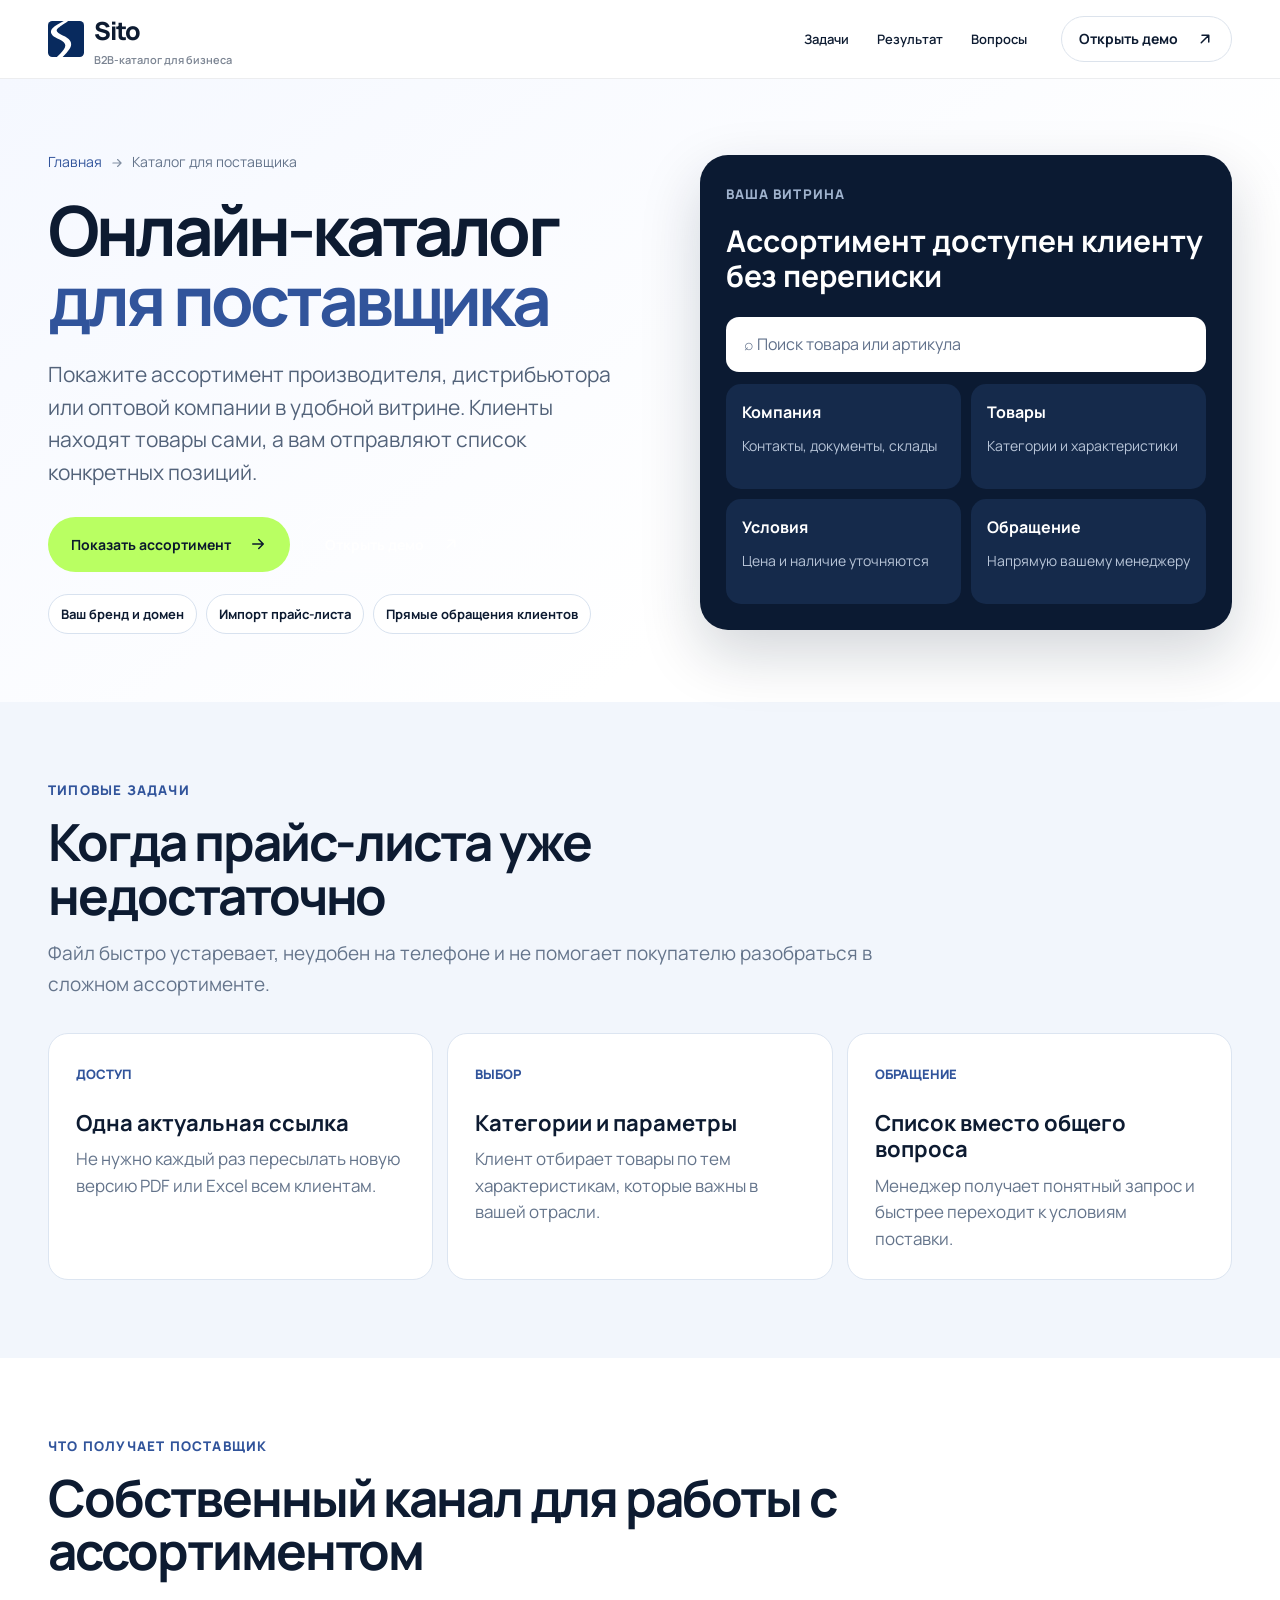
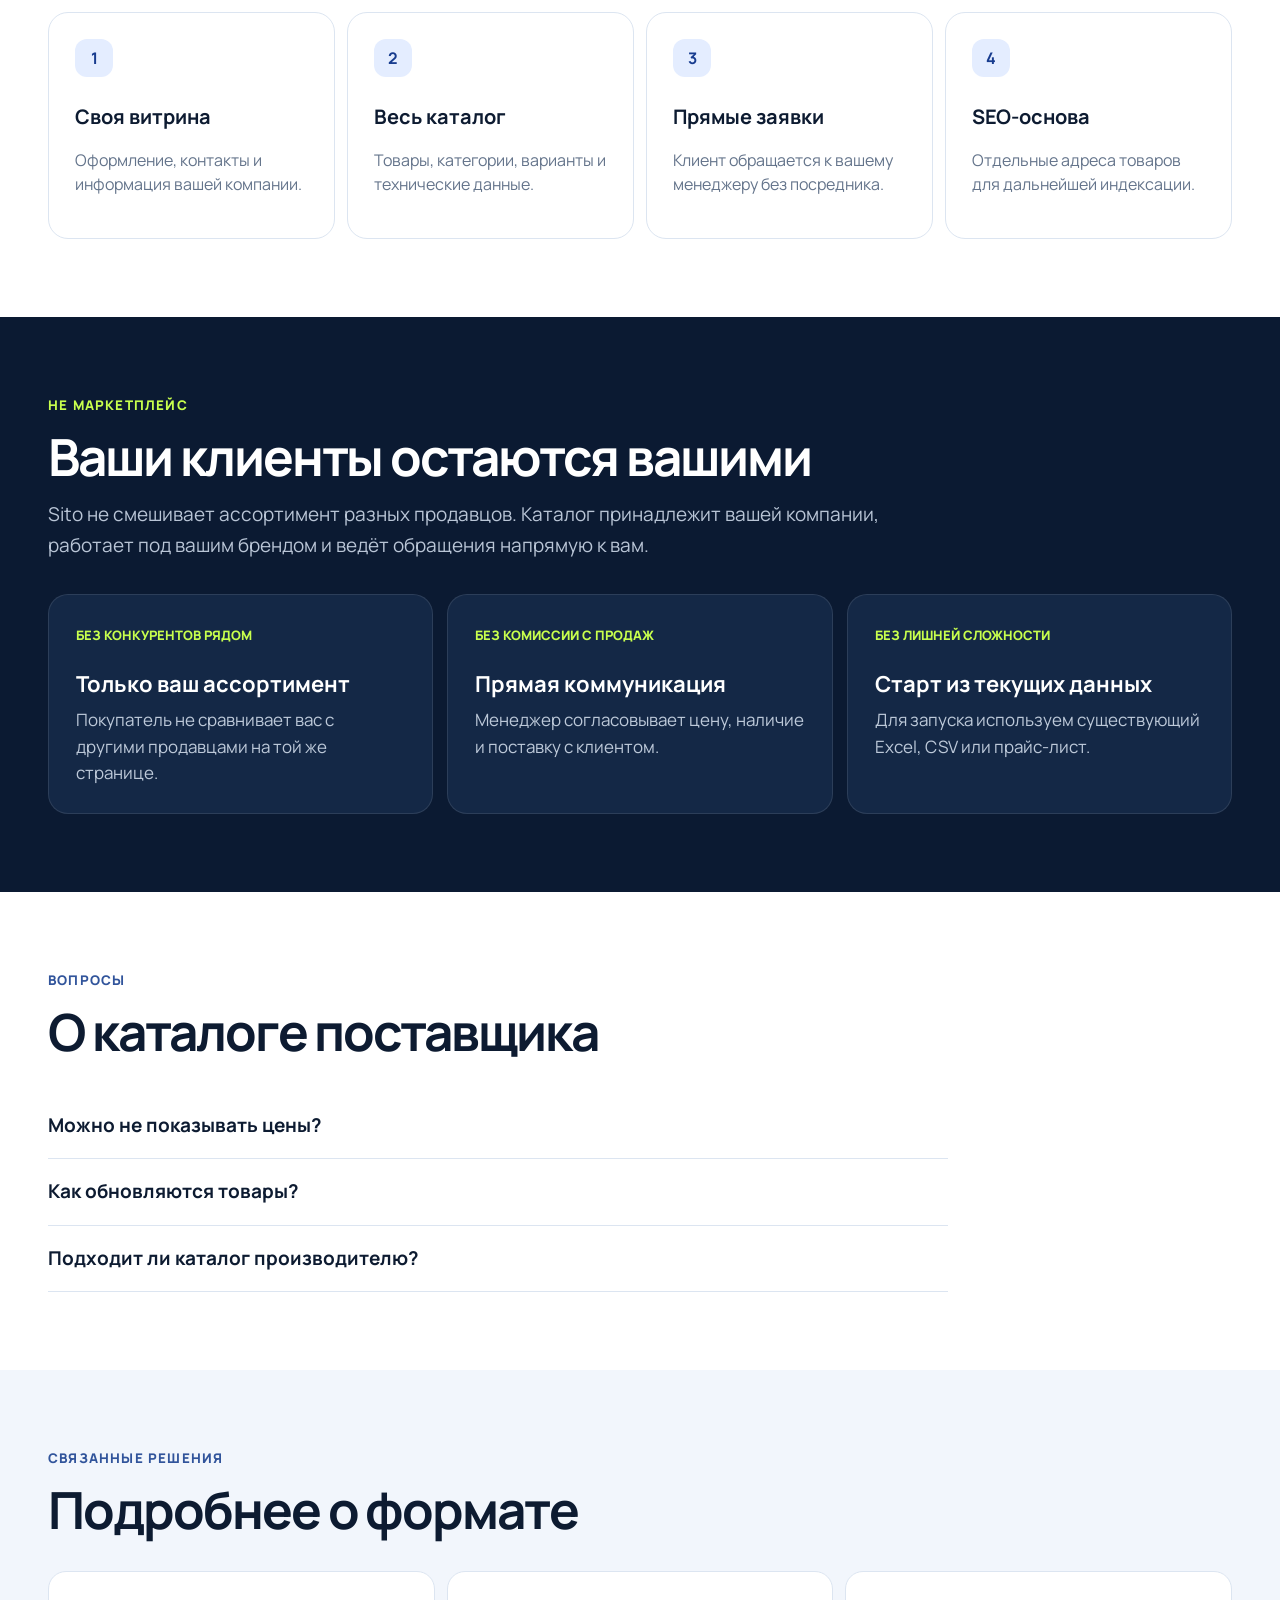
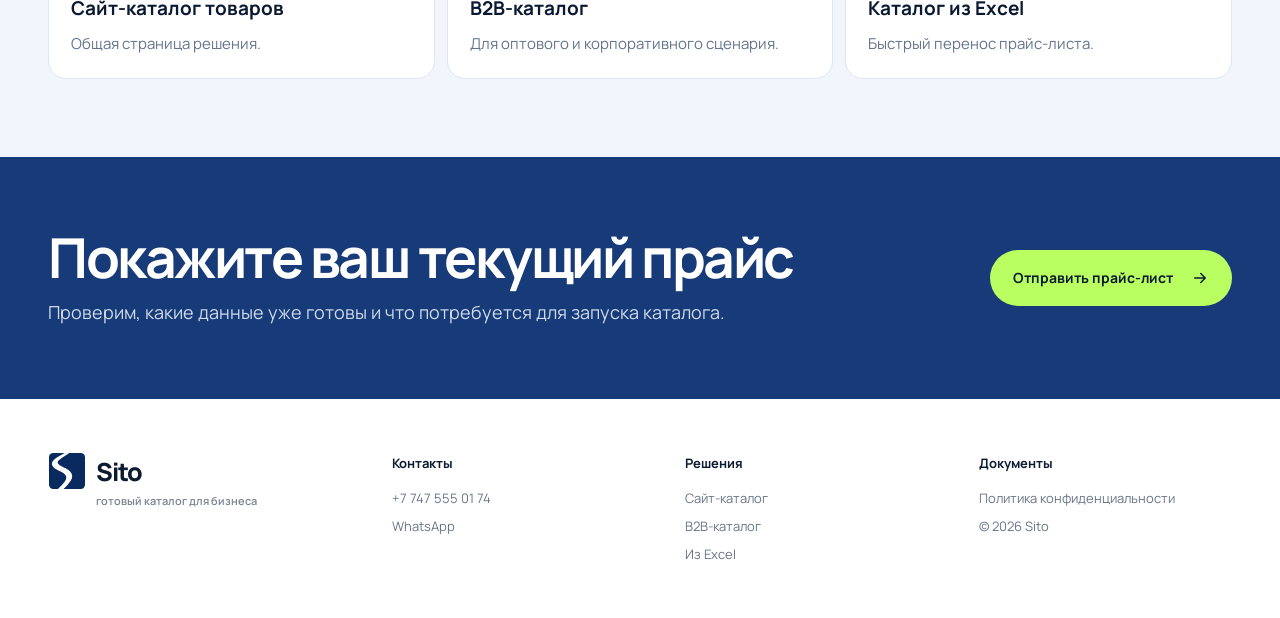
<file: katalog-dlya-postavshchika/index.html>
<!doctype html><html lang="ru"><head><meta charset="utf-8"><meta name="viewport" content="width=device-width,initial-scale=1"><title>Онлайн-каталог товаров для поставщика — Sito Казахстан</title><meta name="description" content="Онлайн-каталог для поставщика, производителя или дистрибьютора: ассортимент по ссылке, фильтры, карточки товаров и заявки менеджеру."><meta name="robots" content="index,follow,max-image-preview:large"><link rel="canonical" href="https://sito.kz/katalog-dlya-postavshchika/"><link rel="icon" href="../assets/sito-logo-icon.svg" type="image/svg+xml"><meta property="og:type" content="website"><meta property="og:locale" content="ru_KZ"><meta property="og:site_name" content="Sito"><meta property="og:title" content="Онлайн-каталог для поставщика — Sito"><meta property="og:description" content="Представьте ассортимент компании в удобном каталоге и получайте конкретные заявки."><meta property="og:url" content="https://sito.kz/katalog-dlya-postavshchika/"><meta property="og:image" content="https://sito.kz/assets/catalog.webp"><meta name="twitter:card" content="summary_large_image"><meta name="twitter:image" content="https://sito.kz/assets/catalog.webp"><link rel="preconnect" href="https://fonts.googleapis.com"><link rel="preconnect" href="https://fonts.gstatic.com" crossorigin><link href="https://fonts.googleapis.com/css2?family=Manrope:wght@400;500;600;700;800&display=swap" rel="stylesheet"><link rel="stylesheet" href="../styles-v2.css"><link rel="stylesheet" href="../seo-pages.css"><script src="../script-v2.js" defer></script><script type="application/ld+json">{"@context":"https://schema.org","@type":"Service","name":"Онлайн-каталог для поставщика","url":"https://sito.kz/katalog-dlya-postavshchika/","provider":{"@type":"Organization","name":"Sito","url":"https://sito.kz/"},"areaServed":"Казахстан"}</script></head><body>
<a class="skip" href="#main">К содержимому</a><header class="site-header"><div class="shell header-inner"><a class="brand" href="../"><img src="../assets/sito-logo-icon.svg" alt=""><span>Sito<small>B2B-каталог для бизнеса</small></span></a><nav><a href="#tasks">Задачи</a><a href="#result">Результат</a><a href="#faq">Вопросы</a></nav><a class="btn btn-small btn-light" href="https://sito.kz/demo/">Открыть демо <svg class="vector-arrow" width="18" height="18" viewBox="0 0 24 24" fill="none" stroke="currentColor" stroke-width="2" stroke-linecap="round" stroke-linejoin="round" aria-hidden="true" focusable="false"><path d="M7 17 17 7M8 7h9v9"/></svg></a></div></header><main id="main">
<section class="seo-hero"><div class="shell seo-hero-grid"><div><div class="breadcrumbs"><a href="../">Главная</a><span class="arrow-wrap"><svg class="vector-arrow" width="18" height="18" viewBox="0 0 24 24" fill="none" stroke="currentColor" stroke-width="2" stroke-linecap="round" stroke-linejoin="round" aria-hidden="true" focusable="false"><path d="M5 12h14m-6-6 6 6-6 6"/></svg></span><span>Каталог для поставщика</span></div><h1>Онлайн-каталог <span>для поставщика</span></h1><p class="seo-lead">Покажите ассортимент производителя, дистрибьютора или оптовой компании в удобной витрине. Клиенты находят товары сами, а вам отправляют список конкретных позиций.</p><div class="seo-actions"><a class="btn btn-accent wa" data-message="Здравствуйте! Нужен онлайн-каталог для нашей компании-поставщика. Могу показать ассортимент." href="#">Показать ассортимент <svg class="vector-arrow" width="18" height="18" viewBox="0 0 24 24" fill="none" stroke="currentColor" stroke-width="2" stroke-linecap="round" stroke-linejoin="round" aria-hidden="true" focusable="false"><path d="M5 12h14m-6-6 6 6-6 6"/></svg></a><a class="btn btn-ghost" href="https://sito.kz/demo/">Открыть демо <svg class="vector-arrow" width="18" height="18" viewBox="0 0 24 24" fill="none" stroke="currentColor" stroke-width="2" stroke-linecap="round" stroke-linejoin="round" aria-hidden="true" focusable="false"><path d="M7 17 17 7M8 7h9v9"/></svg></a></div><div class="seo-proof"><span>Ваш бренд и домен</span><span>Импорт прайс-листа</span><span>Прямые обращения клиентов</span></div></div><aside class="seo-preview"><small>ВАША ВИТРИНА</small><h2>Ассортимент доступен клиенту без переписки</h2><div class="preview-search">⌕ Поиск товара или артикула</div><div class="preview-grid"><div><b>Компания</b><span>Контакты, документы, склады</span></div><div><b>Товары</b><span>Категории и характеристики</span></div><div><b>Условия</b><span>Цена и наличие уточняются</span></div><div><b>Обращение</b><span>Напрямую вашему менеджеру</span></div></div></aside></div></section>
<section class="seo-section alt" id="tasks"><div class="shell"><div class="seo-heading"><small>Типовые задачи</small><h2>Когда прайс-листа уже недостаточно</h2><p>Файл быстро устаревает, неудобен на телефоне и не помогает покупателю разобраться в сложном ассортименте.</p></div><div class="seo-cards"><article class="seo-card"><em>ДОСТУП</em><h3>Одна актуальная ссылка</h3><p>Не нужно каждый раз пересылать новую версию PDF или Excel всем клиентам.</p></article><article class="seo-card"><em>ВЫБОР</em><h3>Категории и параметры</h3><p>Клиент отбирает товары по тем характеристикам, которые важны в вашей отрасли.</p></article><article class="seo-card"><em>ОБРАЩЕНИЕ</em><h3>Список вместо общего вопроса</h3><p>Менеджер получает понятный запрос и быстрее переходит к условиям поставки.</p></article></div></div></section>
<section class="seo-section" id="result"><div class="shell"><div class="seo-heading"><small>Что получает поставщик</small><h2>Собственный канал для работы с ассортиментом</h2></div><div class="seo-steps"><article class="seo-step"><strong>1</strong><h3>Своя витрина</h3><p>Оформление, контакты и информация вашей компании.</p></article><article class="seo-step"><strong>2</strong><h3>Весь каталог</h3><p>Товары, категории, варианты и технические данные.</p></article><article class="seo-step"><strong>3</strong><h3>Прямые заявки</h3><p>Клиент обращается к вашему менеджеру без посредника.</p></article><article class="seo-step"><strong>4</strong><h3>SEO-основа</h3><p>Отдельные адреса товаров для дальнейшей индексации.</p></article></div></div></section>
<section class="seo-section dark"><div class="shell"><div class="seo-heading"><small>Не маркетплейс</small><h2>Ваши клиенты остаются вашими</h2><p>Sito не смешивает ассортимент разных продавцов. Каталог принадлежит вашей компании, работает под вашим брендом и ведёт обращения напрямую к вам.</p></div><div class="seo-cards"><article class="seo-card"><em>БЕЗ КОНКУРЕНТОВ РЯДОМ</em><h3>Только ваш ассортимент</h3><p>Покупатель не сравнивает вас с другими продавцами на той же странице.</p></article><article class="seo-card"><em>БЕЗ КОМИССИИ С ПРОДАЖ</em><h3>Прямая коммуникация</h3><p>Менеджер согласовывает цену, наличие и поставку с клиентом.</p></article><article class="seo-card"><em>БЕЗ ЛИШНЕЙ СЛОЖНОСТИ</em><h3>Старт из текущих данных</h3><p>Для запуска используем существующий Excel, CSV или прайс-лист.</p></article></div></div></section>
<section class="seo-section" id="faq"><div class="shell"><div class="seo-heading"><small>Вопросы</small><h2>О каталоге поставщика</h2></div><div class="seo-faq"><details><summary>Можно не показывать цены?</summary><p>Да. Если цена зависит от объёма или условий, клиент отправляет список, а менеджер готовит предложение.</p></details><details><summary>Как обновляются товары?</summary><p>Каталог можно обновлять при изменении исходного файла. Частота и процесс зависят от объёма данных.</p></details><details><summary>Подходит ли каталог производителю?</summary><p>Да. Можно показать продуктовые линейки, варианты исполнения, характеристики и документы.</p></details></div></div></section>
<section class="seo-section alt"><div class="shell"><div class="seo-heading"><small>Связанные решения</small><h2>Подробнее о формате</h2></div><div class="seo-related"><a href="../sait-katalog-tovarov/"><b>Сайт-каталог товаров</b><span>Общая страница решения.</span></a><a href="../b2b-katalog/"><b>B2B-каталог</b><span>Для оптового и корпоративного сценария.</span></a><a href="../katalog-iz-excel/"><b>Каталог из Excel</b><span>Быстрый перенос прайс-листа.</span></a></div></div></section>
<section class="seo-cta"><div class="shell seo-cta-grid"><div><h2>Покажите ваш текущий прайс</h2><p>Проверим, какие данные уже готовы и что потребуется для запуска каталога.</p></div><a class="btn btn-accent wa" data-message="Здравствуйте! Хочу каталог для компании-поставщика. Могу отправить прайс-лист." href="#">Отправить прайс-лист <svg class="vector-arrow" width="18" height="18" viewBox="0 0 24 24" fill="none" stroke="currentColor" stroke-width="2" stroke-linecap="round" stroke-linejoin="round" aria-hidden="true" focusable="false"><path d="M5 12h14m-6-6 6 6-6 6"/></svg></a></div></section></main><footer><div class="shell footer-grid"><div class="brand foot-brand"><img src="../assets/sito-logo-icon.svg" alt=""><span>Sito<small>готовый каталог для бизнеса</small></span></div><div><b>Контакты</b><a href="tel:+77475550174">+7 747 555 01 74</a><a href="https://wa.me/77475550174">WhatsApp</a></div><div class="seo-footer-links"><b>Решения</b><a href="../sait-katalog-tovarov/">Сайт-каталог</a><a href="../b2b-katalog/">B2B-каталог</a><a href="../katalog-iz-excel/">Из Excel</a></div><div><b>Документы</b><a href="../privacy.html">Политика конфиденциальности</a><span>© 2026 Sito</span></div></div></footer></body></html>
</file>
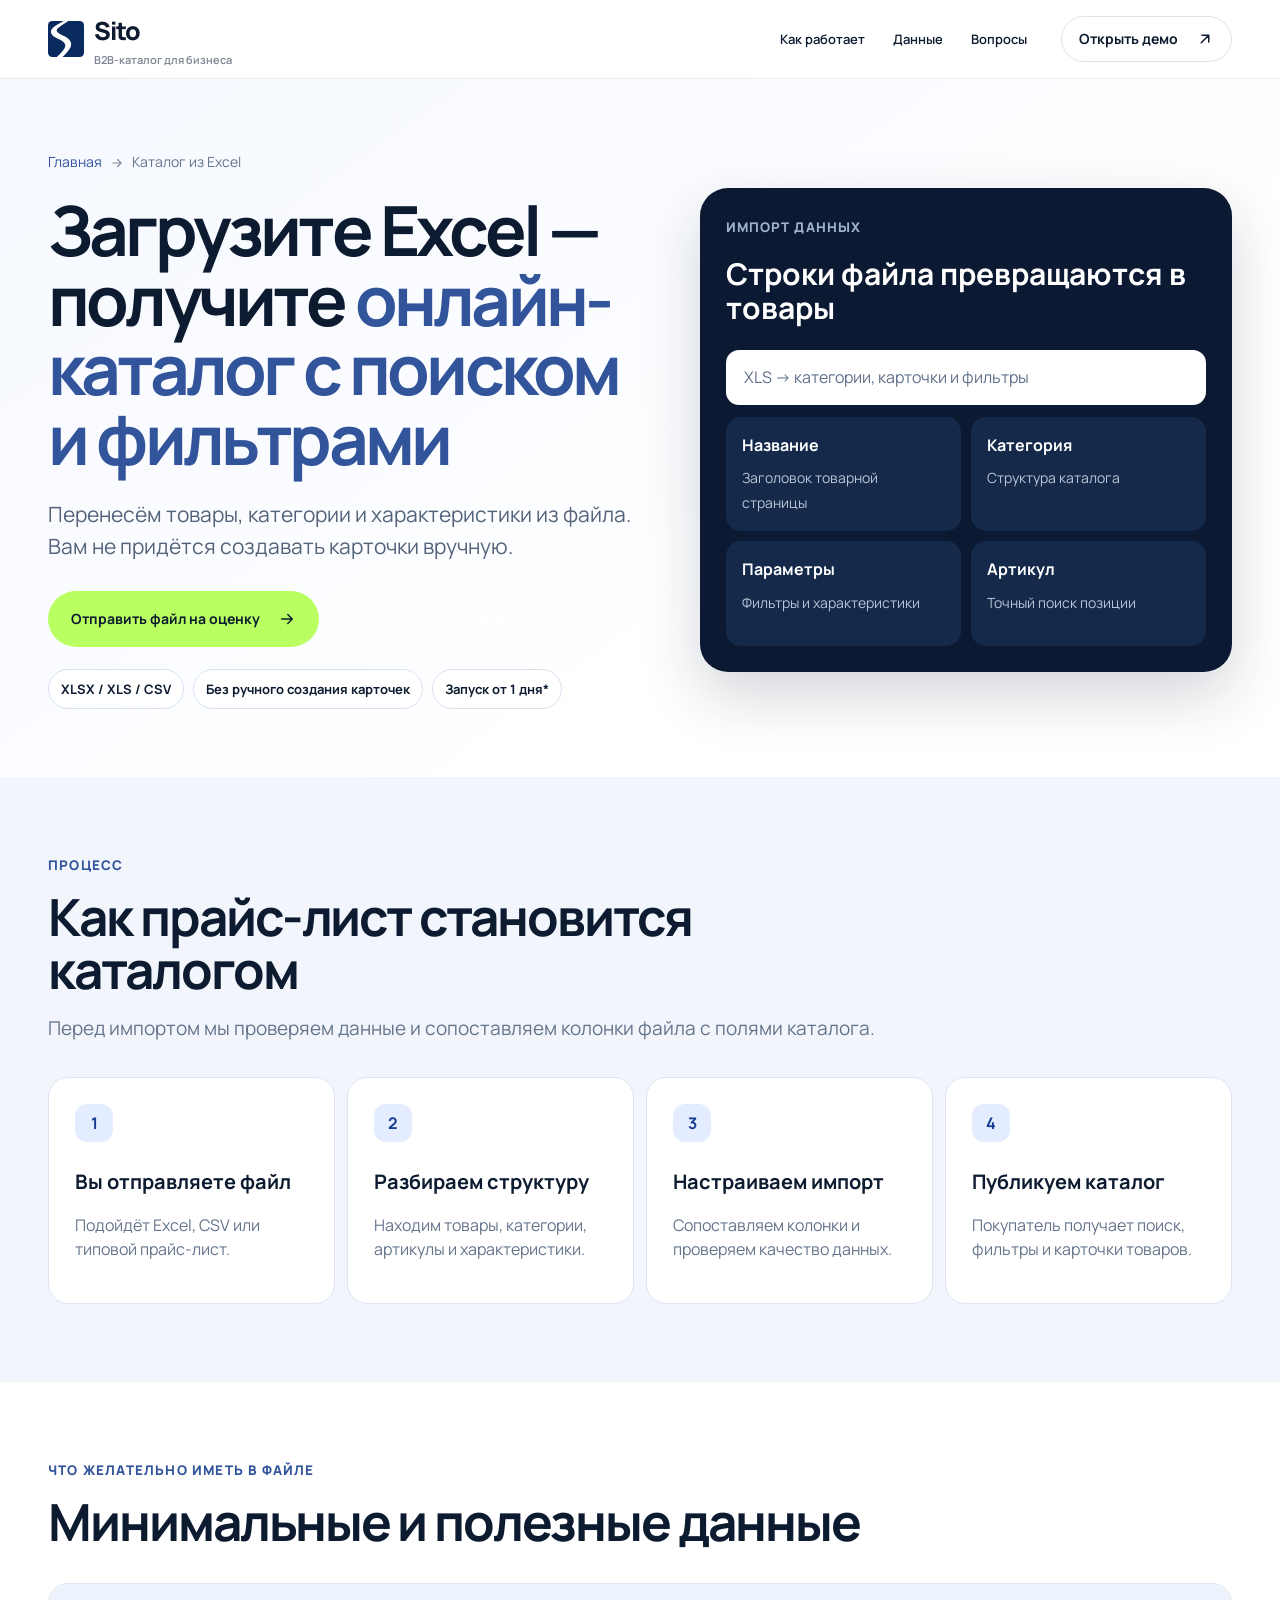
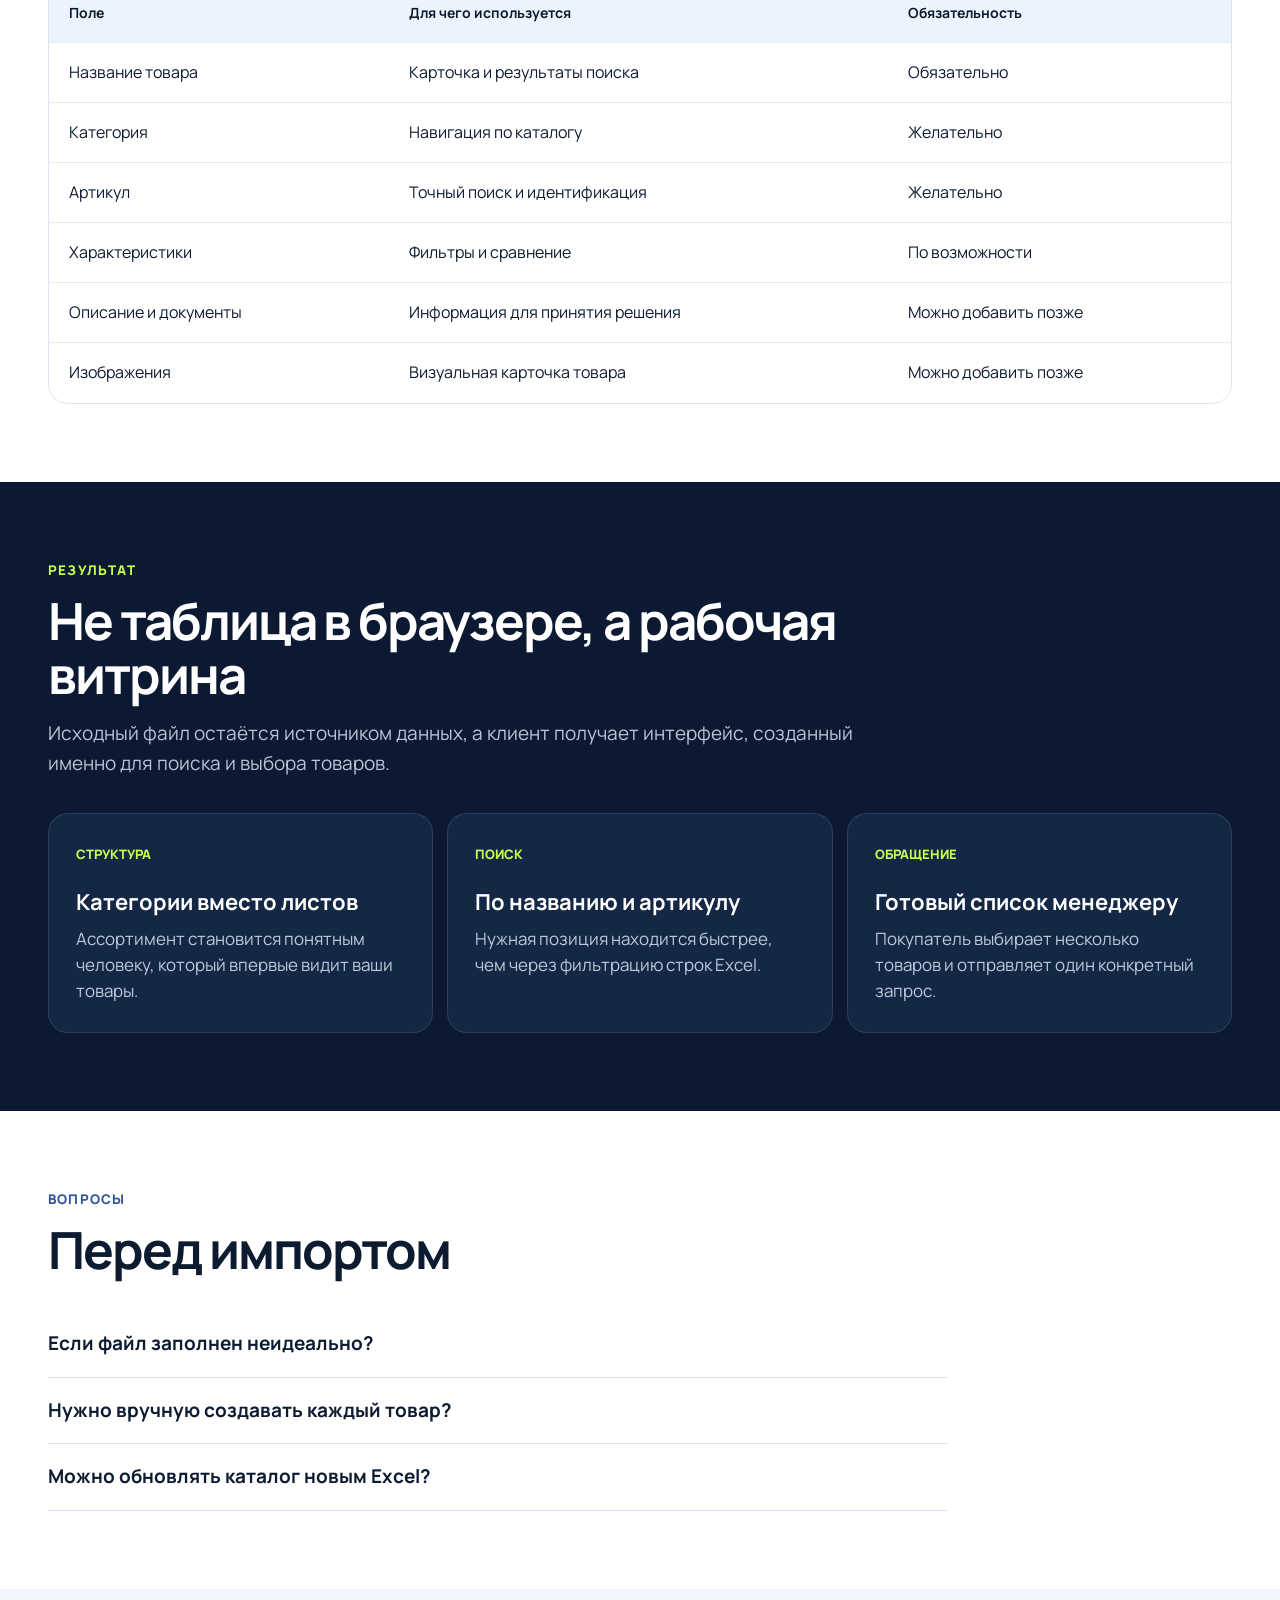
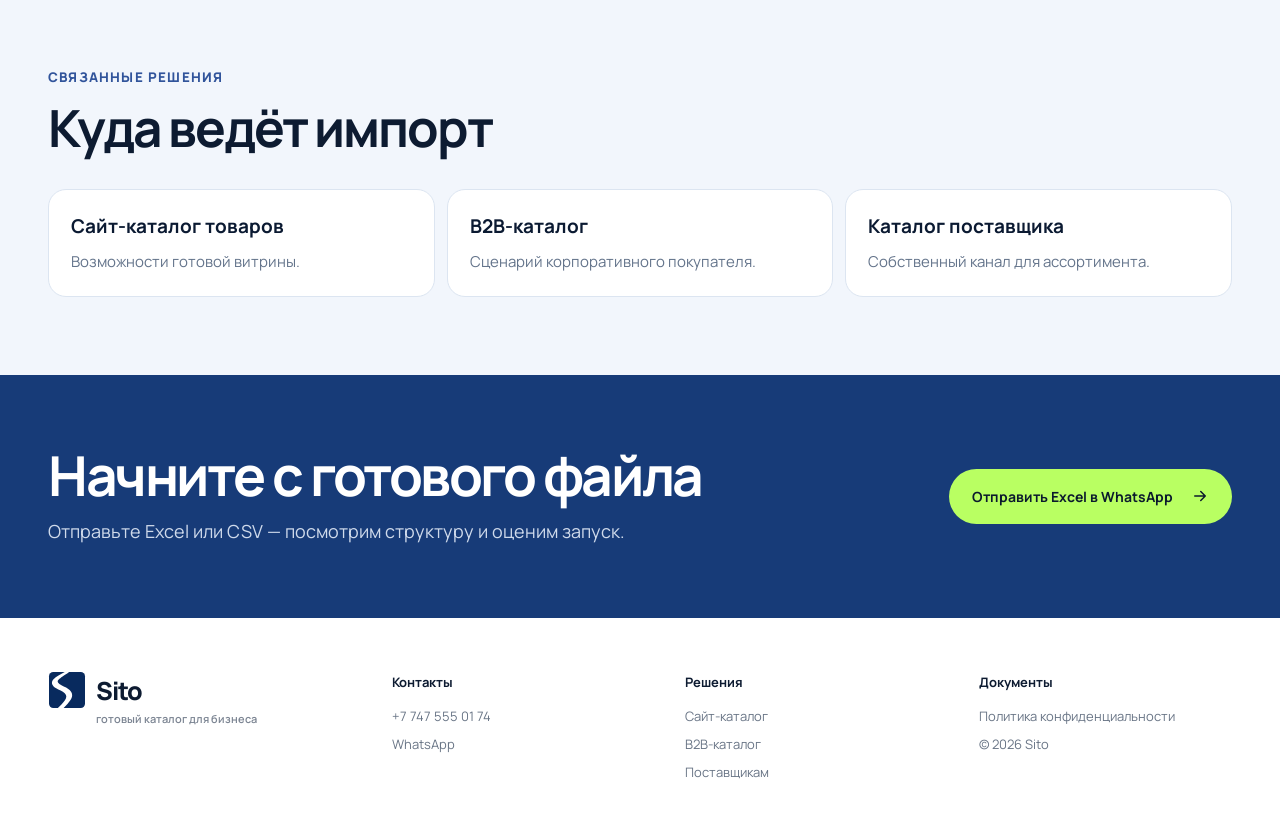
<file: katalog-iz-excel/index.html>
<!doctype html><html lang="ru"><head><meta charset="utf-8"><meta name="viewport" content="width=device-width,initial-scale=1"><title>Создать онлайн-каталог из Excel или CSV — Sito</title><meta name="description" content="Превратите Excel, CSV или прайс-лист в онлайн-каталог товаров с категориями, поиском, фильтрами и заявками. Запуск от 1 дня при готовых данных."><meta name="robots" content="index,follow,max-image-preview:large"><link rel="canonical" href="https://sito.kz/katalog-iz-excel/"><link rel="icon" href="../assets/sito-logo-icon.svg" type="image/svg+xml"><meta property="og:type" content="website"><meta property="og:locale" content="ru_KZ"><meta property="og:site_name" content="Sito"><meta property="og:title" content="Онлайн-каталог из Excel или CSV"><meta property="og:description" content="Загрузите прайс-лист и получите удобный каталог товаров."><meta property="og:url" content="https://sito.kz/katalog-iz-excel/"><meta property="og:image" content="https://sito.kz/assets/catalog.webp"><meta name="twitter:card" content="summary_large_image"><meta name="twitter:image" content="https://sito.kz/assets/catalog.webp"><link rel="preconnect" href="https://fonts.googleapis.com"><link rel="preconnect" href="https://fonts.gstatic.com" crossorigin><link href="https://fonts.googleapis.com/css2?family=Manrope:wght@400;500;600;700;800&display=swap" rel="stylesheet"><link rel="stylesheet" href="../styles-v2.css"><link rel="stylesheet" href="../seo-pages.css"><script src="../script-v2.js" defer></script><script type="application/ld+json">{"@context":"https://schema.org","@type":"Service","name":"Создание онлайн-каталога из Excel","url":"https://sito.kz/katalog-iz-excel/","provider":{"@type":"Organization","name":"Sito","url":"https://sito.kz/"},"areaServed":"Казахстан"}</script></head><body>
<a class="skip" href="#main">К содержимому</a><header class="site-header"><div class="shell header-inner"><a class="brand" href="../"><img src="../assets/sito-logo-icon.svg" alt=""><span>Sito<small>B2B-каталог для бизнеса</small></span></a><nav><a href="#how">Как работает</a><a href="#data">Данные</a><a href="#faq">Вопросы</a></nav><a class="btn btn-small btn-light" href="https://sito.kz/demo/">Открыть демо <svg class="vector-arrow" width="18" height="18" viewBox="0 0 24 24" fill="none" stroke="currentColor" stroke-width="2" stroke-linecap="round" stroke-linejoin="round" aria-hidden="true" focusable="false"><path d="M7 17 17 7M8 7h9v9"/></svg></a></div></header><main id="main">
<section class="seo-hero"><div class="shell seo-hero-grid"><div><div class="breadcrumbs"><a href="../">Главная</a><span class="arrow-wrap"><svg class="vector-arrow" width="18" height="18" viewBox="0 0 24 24" fill="none" stroke="currentColor" stroke-width="2" stroke-linecap="round" stroke-linejoin="round" aria-hidden="true" focusable="false"><path d="M5 12h14m-6-6 6 6-6 6"/></svg></span><span>Каталог из Excel</span></div><h1>Загрузите Excel — получите <span>онлайн-каталог с поиском и фильтрами</span></h1><p class="seo-lead">Перенесём товары, категории и характеристики из файла. Вам не придётся создавать карточки вручную.</p><div class="seo-actions"><a class="btn btn-accent wa" data-message="Здравствуйте! Хочу превратить Excel или CSV в онлайн-каталог. Могу отправить файл для оценки." href="#">Отправить файл на оценку <svg class="vector-arrow" width="18" height="18" viewBox="0 0 24 24" fill="none" stroke="currentColor" stroke-width="2" stroke-linecap="round" stroke-linejoin="round" aria-hidden="true" focusable="false"><path d="M5 12h14m-6-6 6 6-6 6"/></svg></a><a class="btn btn-ghost" href="https://sito.kz/demo/">Посмотреть результат <svg class="vector-arrow" width="18" height="18" viewBox="0 0 24 24" fill="none" stroke="currentColor" stroke-width="2" stroke-linecap="round" stroke-linejoin="round" aria-hidden="true" focusable="false"><path d="M7 17 17 7M8 7h9v9"/></svg></a></div><div class="seo-proof"><span>XLSX / XLS / CSV</span><span>Без ручного создания карточек</span><span>Запуск от 1 дня*</span></div></div><aside class="seo-preview"><small>ИМПОРТ ДАННЫХ</small><h2>Строки файла превращаются в товары</h2><div class="preview-search">XLS → категории, карточки и фильтры</div><div class="preview-grid"><div><b>Название</b><span>Заголовок товарной страницы</span></div><div><b>Категория</b><span>Структура каталога</span></div><div><b>Параметры</b><span>Фильтры и характеристики</span></div><div><b>Артикул</b><span>Точный поиск позиции</span></div></div></aside></div></section>
<section class="seo-section alt" id="how"><div class="shell"><div class="seo-heading"><small>Процесс</small><h2>Как прайс-лист становится каталогом</h2><p>Перед импортом мы проверяем данные и сопоставляем колонки файла с полями каталога.</p></div><div class="seo-steps"><article class="seo-step"><strong>1</strong><h3>Вы отправляете файл</h3><p>Подойдёт Excel, CSV или типовой прайс-лист.</p></article><article class="seo-step"><strong>2</strong><h3>Разбираем структуру</h3><p>Находим товары, категории, артикулы и характеристики.</p></article><article class="seo-step"><strong>3</strong><h3>Настраиваем импорт</h3><p>Сопоставляем колонки и проверяем качество данных.</p></article><article class="seo-step"><strong>4</strong><h3>Публикуем каталог</h3><p>Покупатель получает поиск, фильтры и карточки товаров.</p></article></div></div></section>
<section class="seo-section" id="data"><div class="shell"><div class="seo-heading"><small>Что желательно иметь в файле</small><h2>Минимальные и полезные данные</h2></div><div class="seo-table"><table><thead><tr><th>Поле</th><th>Для чего используется</th><th>Обязательность</th></tr></thead><tbody><tr><td>Название товара</td><td>Карточка и результаты поиска</td><td>Обязательно</td></tr><tr><td>Категория</td><td>Навигация по каталогу</td><td>Желательно</td></tr><tr><td>Артикул</td><td>Точный поиск и идентификация</td><td>Желательно</td></tr><tr><td>Характеристики</td><td>Фильтры и сравнение</td><td>По возможности</td></tr><tr><td>Описание и документы</td><td>Информация для принятия решения</td><td>Можно добавить позже</td></tr><tr><td>Изображения</td><td>Визуальная карточка товара</td><td>Можно добавить позже</td></tr></tbody></table></div></div></section>
<section class="seo-section dark"><div class="shell"><div class="seo-heading"><small>Результат</small><h2>Не таблица в браузере, а рабочая витрина</h2><p>Исходный файл остаётся источником данных, а клиент получает интерфейс, созданный именно для поиска и выбора товаров.</p></div><div class="seo-cards"><article class="seo-card"><em>СТРУКТУРА</em><h3>Категории вместо листов</h3><p>Ассортимент становится понятным человеку, который впервые видит ваши товары.</p></article><article class="seo-card"><em>ПОИСК</em><h3>По названию и артикулу</h3><p>Нужная позиция находится быстрее, чем через фильтрацию строк Excel.</p></article><article class="seo-card"><em>ОБРАЩЕНИЕ</em><h3>Готовый список менеджеру</h3><p>Покупатель выбирает несколько товаров и отправляет один конкретный запрос.</p></article></div></div></section>
<section class="seo-section" id="faq"><div class="shell"><div class="seo-heading"><small>Вопросы</small><h2>Перед импортом</h2></div><div class="seo-faq"><details><summary>Если файл заполнен неидеально?</summary><p>Сначала оценим структуру и укажем, какие данные можно использовать сразу, а что желательно привести в порядок.</p></details><details><summary>Нужно вручную создавать каждый товар?</summary><p>Нет. Основная задача импорта — загрузить ассортимент массово из существующего файла.</p></details><details><summary>Можно обновлять каталог новым Excel?</summary><p>Да. Сценарий обновления зависит от структуры файла, количества товаров и характера изменений.</p></details></div></div></section>
<section class="seo-section alt"><div class="shell"><div class="seo-heading"><small>Связанные решения</small><h2>Куда ведёт импорт</h2></div><div class="seo-related"><a href="../sait-katalog-tovarov/"><b>Сайт-каталог товаров</b><span>Возможности готовой витрины.</span></a><a href="../b2b-katalog/"><b>B2B-каталог</b><span>Сценарий корпоративного покупателя.</span></a><a href="../katalog-dlya-postavshchika/"><b>Каталог поставщика</b><span>Собственный канал для ассортимента.</span></a></div></div></section>
<section class="seo-cta"><div class="shell seo-cta-grid"><div><h2>Начните с готового файла</h2><p>Отправьте Excel или CSV — посмотрим структуру и оценим запуск.</p></div><a class="btn btn-accent wa" data-message="Здравствуйте! Хочу создать онлайн-каталог из Excel. Могу отправить файл для оценки." href="#">Отправить Excel в WhatsApp <svg class="vector-arrow" width="18" height="18" viewBox="0 0 24 24" fill="none" stroke="currentColor" stroke-width="2" stroke-linecap="round" stroke-linejoin="round" aria-hidden="true" focusable="false"><path d="M5 12h14m-6-6 6 6-6 6"/></svg></a></div></section></main><footer><div class="shell footer-grid"><div class="brand foot-brand"><img src="../assets/sito-logo-icon.svg" alt=""><span>Sito<small>готовый каталог для бизнеса</small></span></div><div><b>Контакты</b><a href="tel:+77475550174">+7 747 555 01 74</a><a href="https://wa.me/77475550174">WhatsApp</a></div><div class="seo-footer-links"><b>Решения</b><a href="../sait-katalog-tovarov/">Сайт-каталог</a><a href="../b2b-katalog/">B2B-каталог</a><a href="../katalog-dlya-postavshchika/">Поставщикам</a></div><div><b>Документы</b><a href="../privacy.html">Политика конфиденциальности</a><span>© 2026 Sito</span></div></div></footer></body></html>
</file>
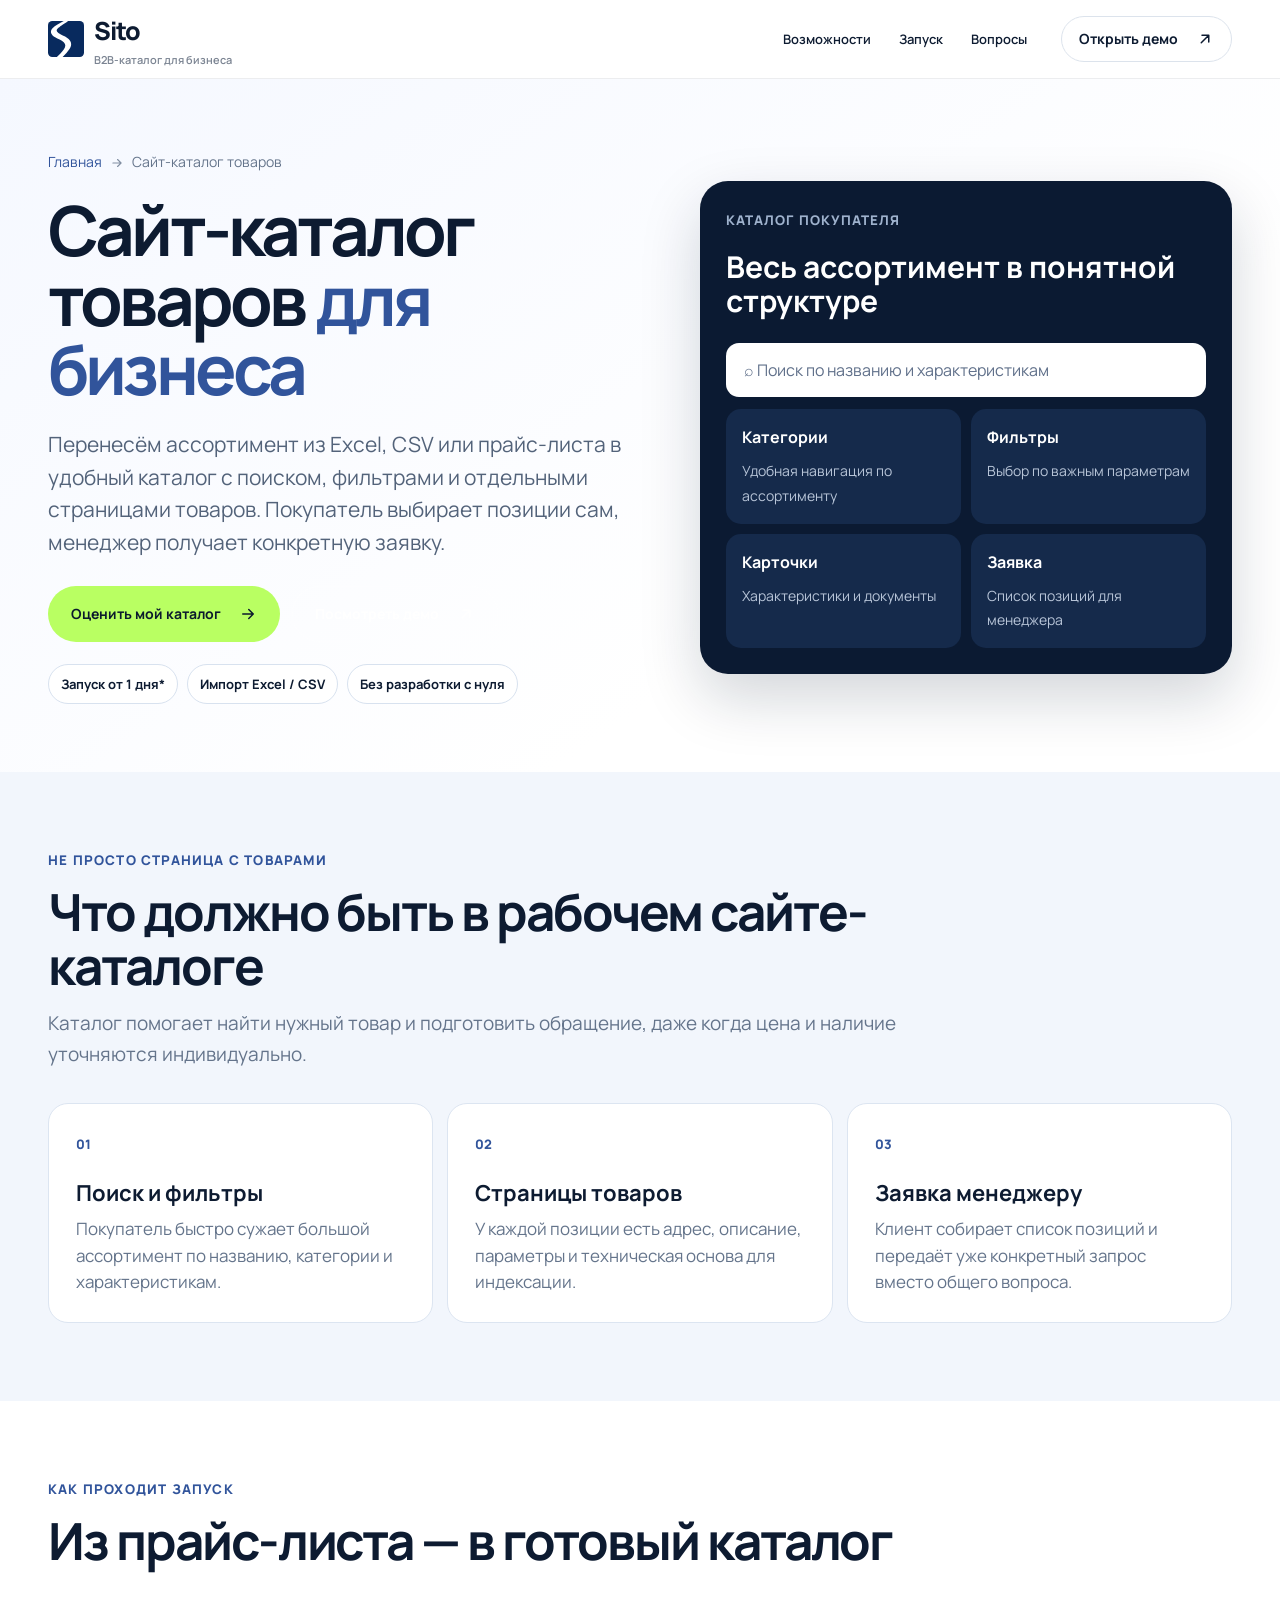
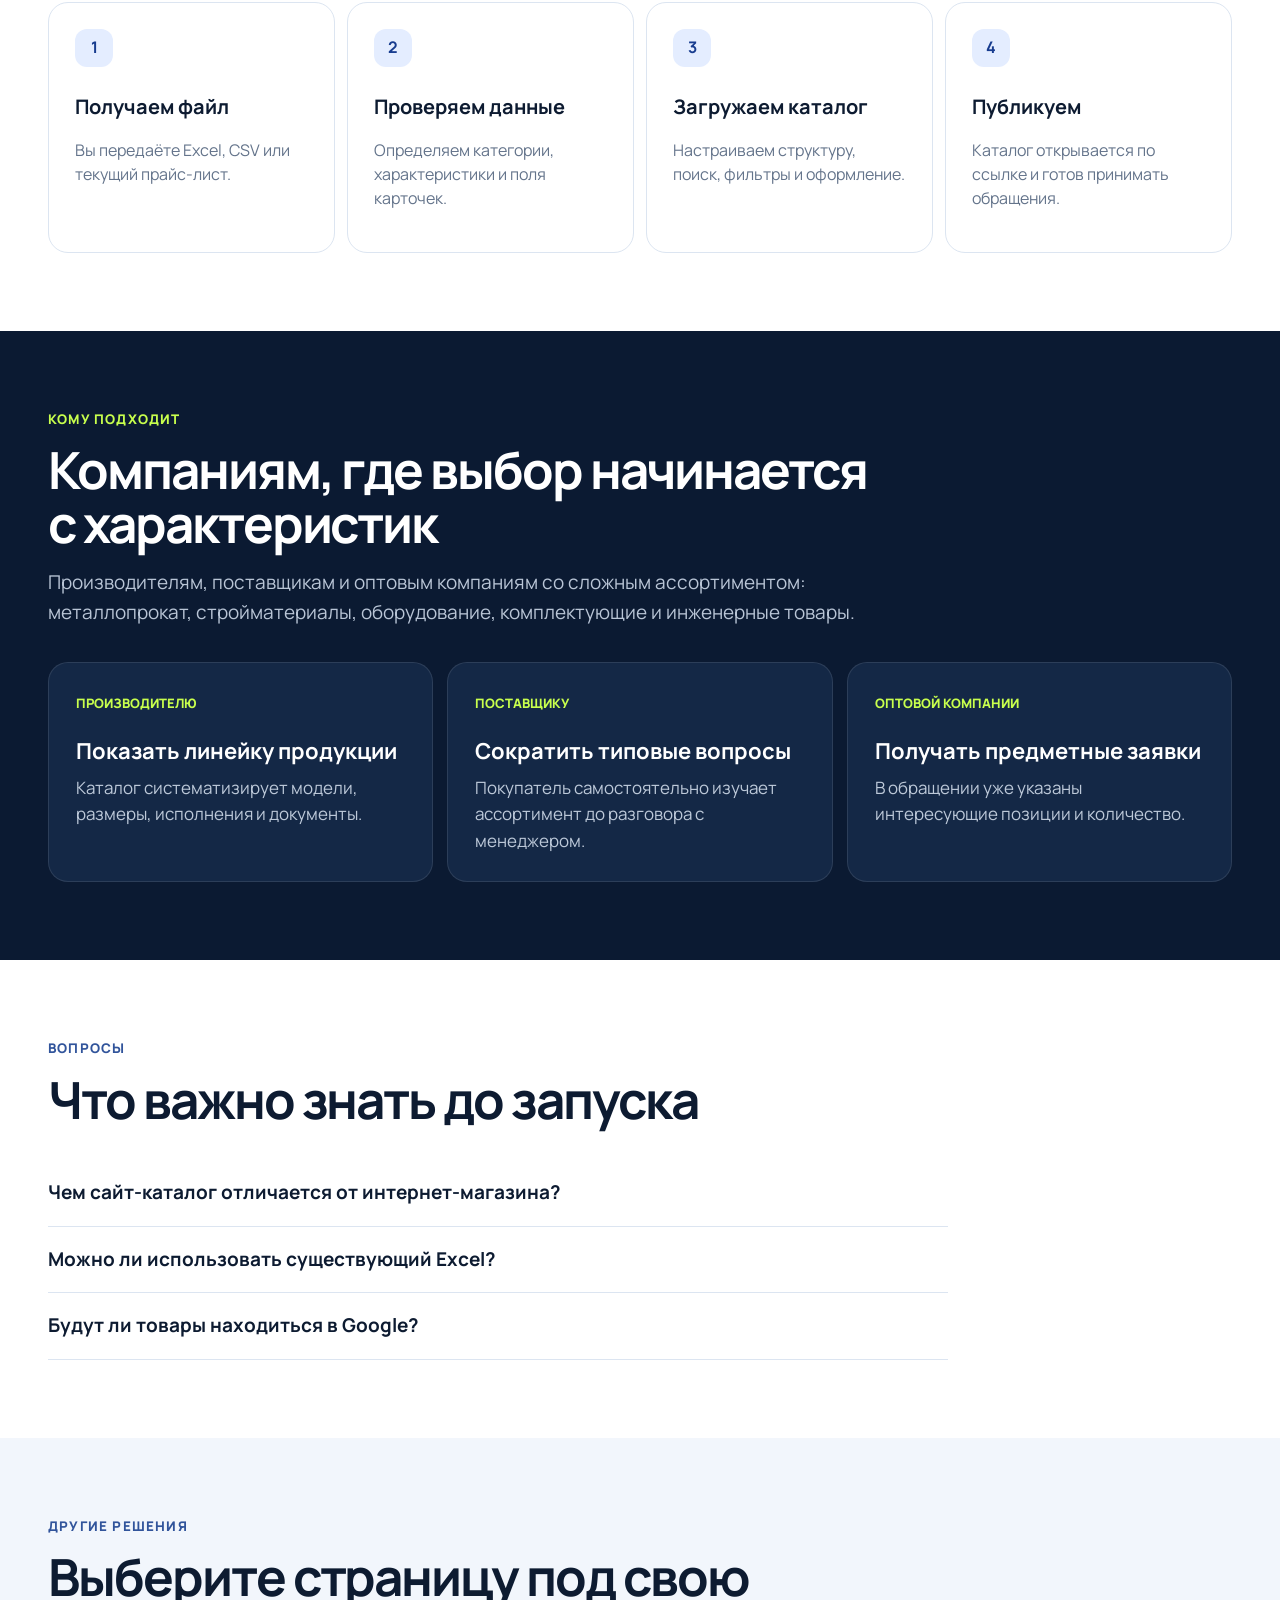
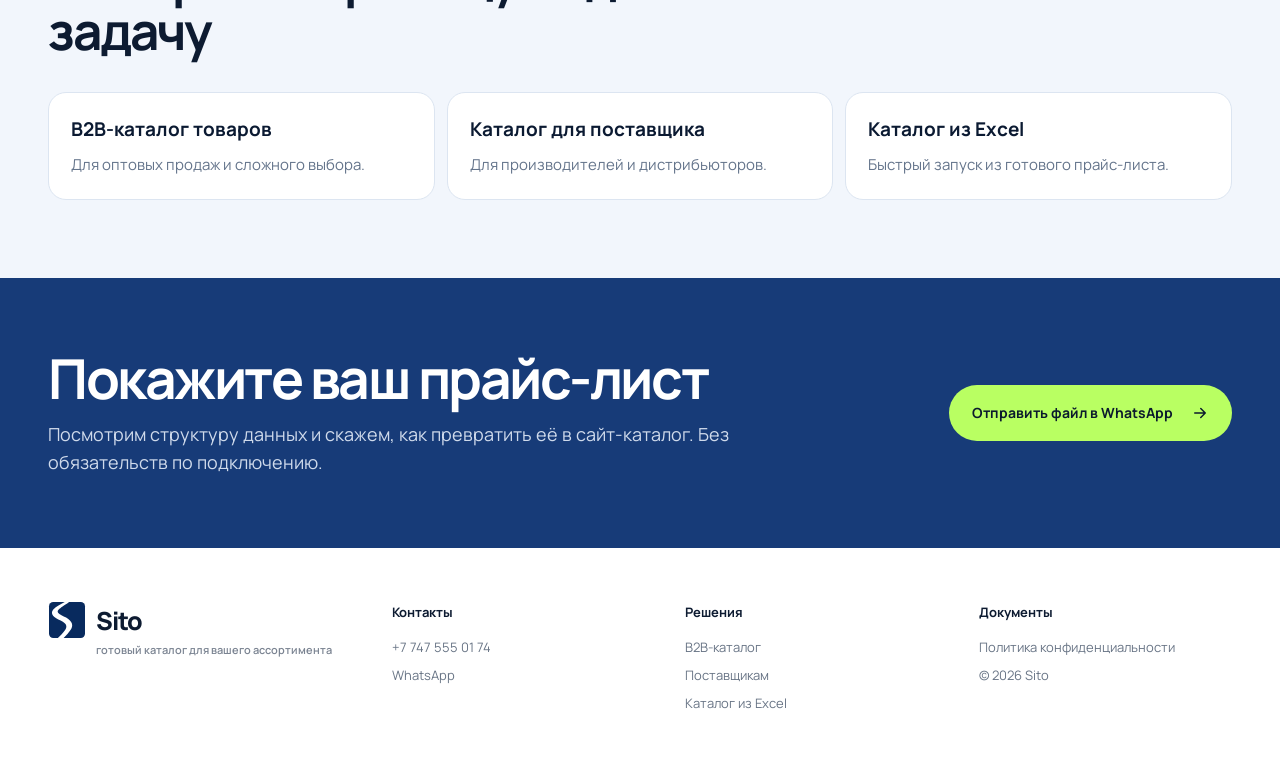
<file: sait-katalog-tovarov/index.html>
<!doctype html><html lang="ru"><head>
<meta charset="utf-8"><meta name="viewport" content="width=device-width,initial-scale=1">
<title>Сайт-каталог товаров для бизнеса в Казахстане — Sito</title>
<meta name="description" content="Создайте сайт-каталог товаров из Excel или CSV: поиск, фильтры, карточки, SEO-страницы и заявки менеджеру. Запуск от 1 дня.">
<meta name="robots" content="index,follow,max-image-preview:large"><link rel="canonical" href="https://sito.kz/sait-katalog-tovarov/">
<link rel="icon" href="../assets/sito-logo-icon.svg" type="image/svg+xml"><meta name="theme-color" content="#08152b">
<meta property="og:type" content="website"><meta property="og:locale" content="ru_KZ"><meta property="og:site_name" content="Sito"><meta property="og:title" content="Сайт-каталог товаров для бизнеса — Sito"><meta property="og:description" content="Готовый сайт-каталог из вашего Excel или CSV: поиск, фильтры, товарные страницы и заявки."><meta property="og:url" content="https://sito.kz/sait-katalog-tovarov/"><meta property="og:image" content="https://sito.kz/assets/catalog.webp">
<meta name="twitter:card" content="summary_large_image"><meta name="twitter:image" content="https://sito.kz/assets/catalog.webp">
<link rel="preconnect" href="https://fonts.googleapis.com"><link rel="preconnect" href="https://fonts.gstatic.com" crossorigin><link href="https://fonts.googleapis.com/css2?family=Manrope:wght@400;500;600;700;800&display=swap" rel="stylesheet"><link rel="stylesheet" href="../styles-v2.css"><link rel="stylesheet" href="../seo-pages.css"><script src="../script-v2.js" defer></script>
<script type="application/ld+json">{"@context":"https://schema.org","@graph":[{"@type":"WebPage","name":"Сайт-каталог товаров для бизнеса","url":"https://sito.kz/sait-katalog-tovarov/","description":"Создание сайта-каталога товаров из Excel или CSV для компаний Казахстана."},{"@type":"Service","name":"Сайт-каталог товаров Sito","provider":{"@type":"Organization","name":"Sito","url":"https://sito.kz/"},"areaServed":{"@type":"Country","name":"Казахстан"},"offers":{"@type":"Offer","price":"29000","priceCurrency":"KZT"}}]}</script>
</head><body><a class="skip" href="#main">К содержимому</a><header class="site-header"><div class="shell header-inner"><a class="brand" href="../" aria-label="Sito"><img src="../assets/sito-logo-icon.svg" alt=""><span>Sito<small>B2B-каталог для бизнеса</small></span></a><nav><a href="#possibilities">Возможности</a><a href="#process">Запуск</a><a href="#faq">Вопросы</a></nav><a class="btn btn-small btn-light" href="https://sito.kz/demo/" target="_blank" rel="noopener">Открыть демо <span class="arrow-wrap"><svg class="vector-arrow" width="18" height="18" viewBox="0 0 24 24" fill="none" stroke="currentColor" stroke-width="2" stroke-linecap="round" stroke-linejoin="round" aria-hidden="true" focusable="false"><path d="M7 17 17 7M8 7h9v9"/></svg></span></a></div></header>
<main id="main"><section class="seo-hero"><div class="shell seo-hero-grid"><div><div class="breadcrumbs"><a href="../">Главная</a><span class="arrow-wrap"><svg class="vector-arrow" width="18" height="18" viewBox="0 0 24 24" fill="none" stroke="currentColor" stroke-width="2" stroke-linecap="round" stroke-linejoin="round" aria-hidden="true" focusable="false"><path d="M5 12h14m-6-6 6 6-6 6"/></svg></span><span>Сайт-каталог товаров</span></div><h1>Сайт-каталог товаров <span>для бизнеса</span></h1><p class="seo-lead">Перенесём ассортимент из Excel, CSV или прайс-листа в удобный каталог с поиском, фильтрами и отдельными страницами товаров. Покупатель выбирает позиции сам, менеджер получает конкретную заявку.</p><div class="seo-actions"><a class="btn btn-accent wa" data-message="Здравствуйте! Нужен сайт-каталог товаров. Хочу показать свой Excel или прайс-лист." href="#">Оценить мой каталог <svg class="vector-arrow" width="18" height="18" viewBox="0 0 24 24" fill="none" stroke="currentColor" stroke-width="2" stroke-linecap="round" stroke-linejoin="round" aria-hidden="true" focusable="false"><path d="M5 12h14m-6-6 6 6-6 6"/></svg></a><a class="btn btn-ghost" href="https://sito.kz/demo/" target="_blank" rel="noopener">Посмотреть демо <svg class="vector-arrow" width="18" height="18" viewBox="0 0 24 24" fill="none" stroke="currentColor" stroke-width="2" stroke-linecap="round" stroke-linejoin="round" aria-hidden="true" focusable="false"><path d="M7 17 17 7M8 7h9v9"/></svg></a></div><div class="seo-proof"><span>Запуск от 1 дня*</span><span>Импорт Excel / CSV</span><span>Без разработки с нуля</span></div></div><aside class="seo-preview"><small>КАТАЛОГ ПОКУПАТЕЛЯ</small><h2>Весь ассортимент в понятной структуре</h2><div class="preview-search">⌕ Поиск по названию и характеристикам</div><div class="preview-grid"><div><b>Категории</b><span>Удобная навигация по ассортименту</span></div><div><b>Фильтры</b><span>Выбор по важным параметрам</span></div><div><b>Карточки</b><span>Характеристики и документы</span></div><div><b>Заявка</b><span>Список позиций для менеджера</span></div></div></aside></div></section>
<section class="seo-section alt" id="possibilities"><div class="shell"><div class="seo-heading"><small>Не просто страница с товарами</small><h2>Что должно быть в рабочем сайте-каталоге</h2><p>Каталог помогает найти нужный товар и подготовить обращение, даже когда цена и наличие уточняются индивидуально.</p></div><div class="seo-cards"><article class="seo-card"><em>01</em><h3>Поиск и фильтры</h3><p>Покупатель быстро сужает большой ассортимент по названию, категории и характеристикам.</p></article><article class="seo-card"><em>02</em><h3>Страницы товаров</h3><p>У каждой позиции есть адрес, описание, параметры и техническая основа для индексации.</p></article><article class="seo-card"><em>03</em><h3>Заявка менеджеру</h3><p>Клиент собирает список позиций и передаёт уже конкретный запрос вместо общего вопроса.</p></article></div></div></section>
<section class="seo-section" id="process"><div class="shell"><div class="seo-heading"><small>Как проходит запуск</small><h2>Из прайс-листа — в готовый каталог</h2></div><div class="seo-steps"><article class="seo-step"><strong>1</strong><h3>Получаем файл</h3><p>Вы передаёте Excel, CSV или текущий прайс-лист.</p></article><article class="seo-step"><strong>2</strong><h3>Проверяем данные</h3><p>Определяем категории, характеристики и поля карточек.</p></article><article class="seo-step"><strong>3</strong><h3>Загружаем каталог</h3><p>Настраиваем структуру, поиск, фильтры и оформление.</p></article><article class="seo-step"><strong>4</strong><h3>Публикуем</h3><p>Каталог открывается по ссылке и готов принимать обращения.</p></article></div></div></section>
<section class="seo-section dark"><div class="shell"><div class="seo-heading"><small>Кому подходит</small><h2>Компаниям, где выбор начинается с характеристик</h2><p>Производителям, поставщикам и оптовым компаниям со сложным ассортиментом: металлопрокат, стройматериалы, оборудование, комплектующие и инженерные товары.</p></div><div class="seo-cards"><article class="seo-card"><em>ПРОИЗВОДИТЕЛЮ</em><h3>Показать линейку продукции</h3><p>Каталог систематизирует модели, размеры, исполнения и документы.</p></article><article class="seo-card"><em>ПОСТАВЩИКУ</em><h3>Сократить типовые вопросы</h3><p>Покупатель самостоятельно изучает ассортимент до разговора с менеджером.</p></article><article class="seo-card"><em>ОПТОВОЙ КОМПАНИИ</em><h3>Получать предметные заявки</h3><p>В обращении уже указаны интересующие позиции и количество.</p></article></div></div></section>
<section class="seo-section" id="faq"><div class="shell"><div class="seo-heading"><small>Вопросы</small><h2>Что важно знать до запуска</h2></div><div class="seo-faq"><details><summary>Чем сайт-каталог отличается от интернет-магазина?</summary><p>Каталог помогает найти товары и отправить запрос, но не требует онлайн-оплаты и автоматического оформления заказа. Цена, наличие и условия могут уточняться менеджером.</p></details><details><summary>Можно ли использовать существующий Excel?</summary><p>Да. Сначала проверяем структуру файла и определяем, какие колонки станут категориями, характеристиками и полями товара.</p></details><details><summary>Будут ли товары находиться в Google?</summary><p>Товарные страницы получают понятные адреса и базовые SEO-элементы. Индексация и позиции зависят от качества данных, спроса и дальнейшего продвижения.</p></details></div></div></section>
<section class="seo-section alt"><div class="shell"><div class="seo-heading"><small>Другие решения</small><h2>Выберите страницу под свою задачу</h2></div><div class="seo-related"><a href="../b2b-katalog/"><b>B2B-каталог товаров</b><span>Для оптовых продаж и сложного выбора.</span></a><a href="../katalog-dlya-postavshchika/"><b>Каталог для поставщика</b><span>Для производителей и дистрибьюторов.</span></a><a href="../katalog-iz-excel/"><b>Каталог из Excel</b><span>Быстрый запуск из готового прайс-листа.</span></a></div></div></section>
<section class="seo-cta"><div class="shell seo-cta-grid"><div><h2>Покажите ваш прайс-лист</h2><p>Посмотрим структуру данных и скажем, как превратить её в сайт-каталог. Без обязательств по подключению.</p></div><a class="btn btn-accent wa" data-message="Здравствуйте! Хочу создать сайт-каталог товаров. Могу отправить файл для оценки." href="#">Отправить файл в WhatsApp <svg class="vector-arrow" width="18" height="18" viewBox="0 0 24 24" fill="none" stroke="currentColor" stroke-width="2" stroke-linecap="round" stroke-linejoin="round" aria-hidden="true" focusable="false"><path d="M5 12h14m-6-6 6 6-6 6"/></svg></a></div></section></main>
<footer><div class="shell footer-grid"><div class="brand foot-brand"><img src="../assets/sito-logo-icon.svg" alt=""><span>Sito<small>готовый каталог для вашего ассортимента</small></span></div><div><b>Контакты</b><a href="tel:+77475550174">+7 747 555 01 74</a><a href="https://wa.me/77475550174">WhatsApp</a></div><div class="seo-footer-links"><b>Решения</b><a href="../b2b-katalog/">B2B-каталог</a><a href="../katalog-dlya-postavshchika/">Поставщикам</a><a href="../katalog-iz-excel/">Каталог из Excel</a></div><div><b>Документы</b><a href="../privacy.html">Политика конфиденциальности</a><span>© 2026 Sito</span></div></div></footer></body></html>
</file>
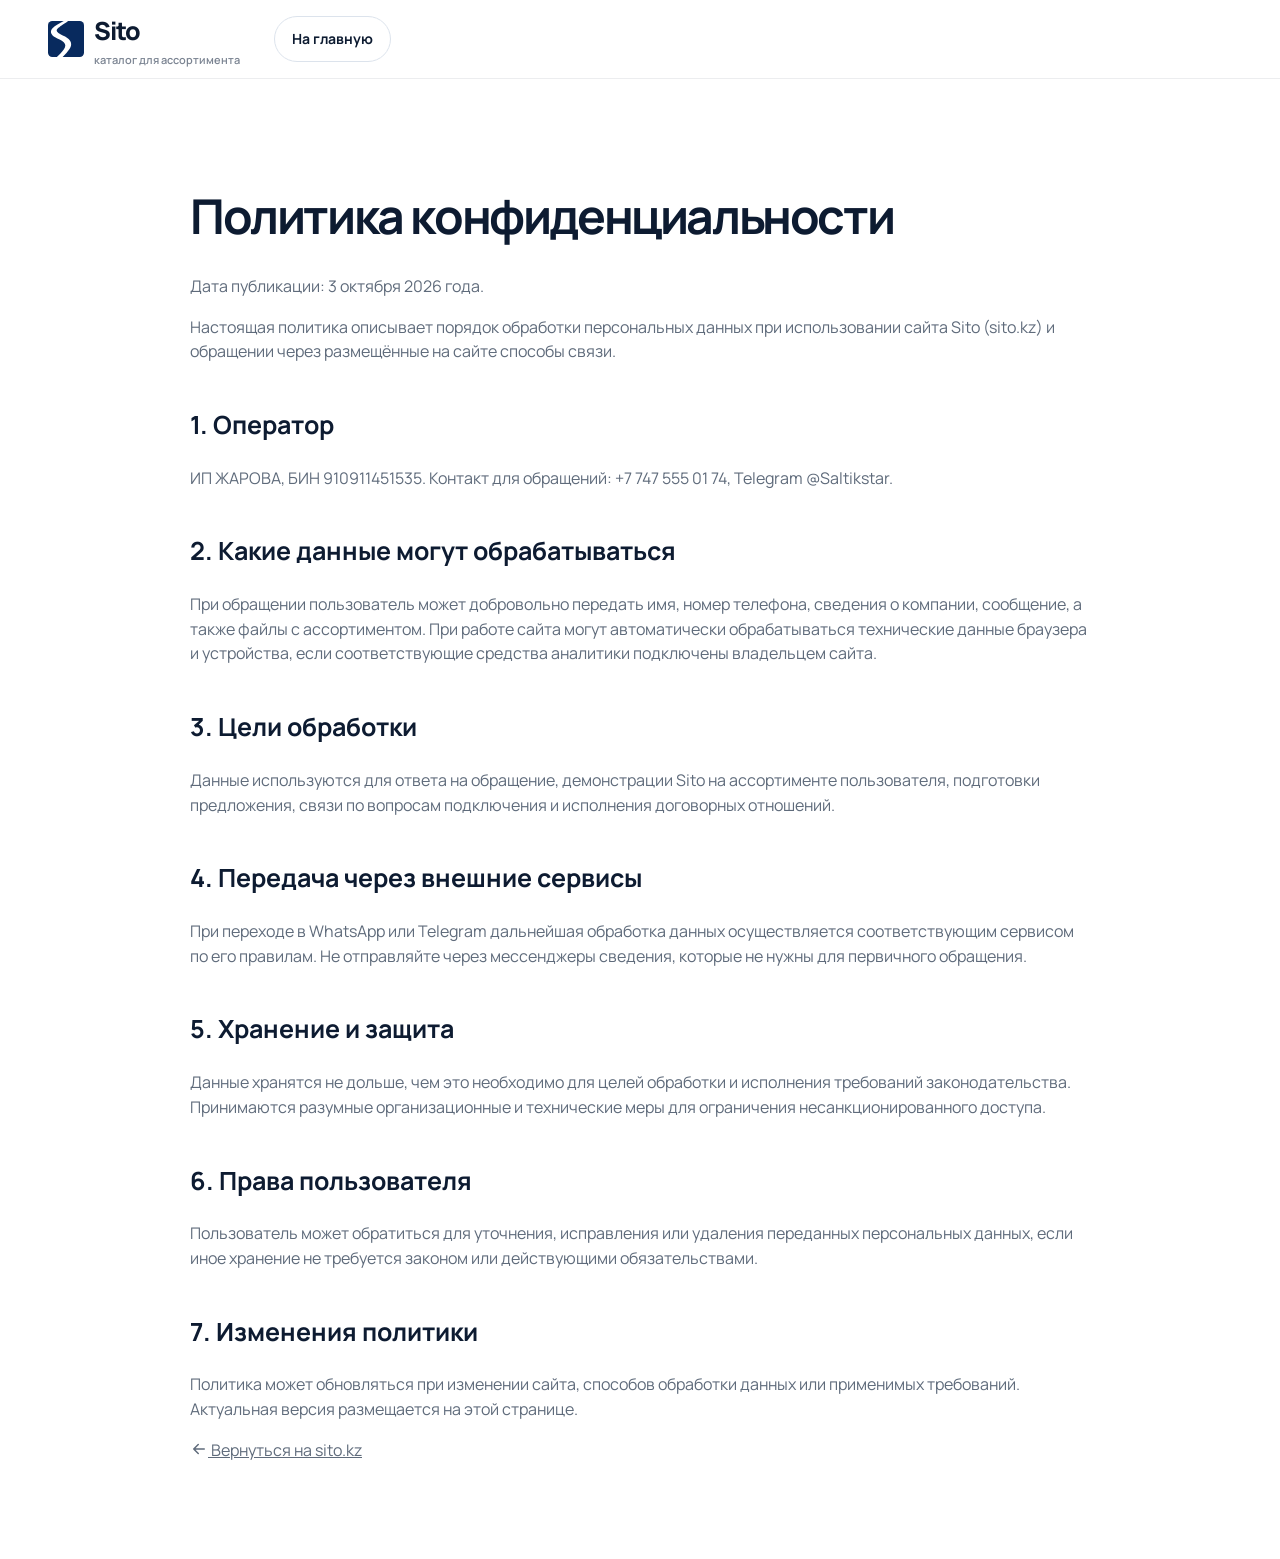
<file: privacy.html>
<!doctype html><html lang="ru"><head><meta charset="utf-8"><meta name="viewport" content="width=device-width,initial-scale=1"><title>Политика конфиденциальности — Sito</title><meta name="description" content="Политика конфиденциальности сайта Sito."><meta name="robots" content="index,follow"><link rel="canonical" href="https://sito.kz/privacy.html"><link rel="icon" href="assets/sito-logo-icon.svg"><link rel="preconnect" href="https://fonts.googleapis.com"><link rel="preconnect" href="https://fonts.gstatic.com" crossorigin><link href="https://fonts.googleapis.com/css2?family=Manrope:wght@400;500;600;700;800&display=swap" rel="stylesheet"><link rel="stylesheet" href="styles-v2.css"><style>.legal{padding:80px 0}.legal .shell{max-width:900px}.legal h1{font-size:48px;line-height:1.05;letter-spacing:-.05em}.legal h2{font-size:25px;margin-top:42px}.legal p,.legal li{color:#5f6b7b}.legal a{text-decoration:underline}</style><script src="script-v2.js" defer></script></head><body><header class="site-header"><div class="shell header-inner"><a class="brand" href="index.html"><img src="assets/sito-logo-icon.svg" alt=""><span>Sito<small>каталог для ассортимента</small></span></a><a class="btn btn-small btn-light" href="index.html">На главную</a></div></header><main class="legal"><div class="shell"><h1>Политика конфиденциальности</h1><p>Дата публикации: 3 октября 2026 года.</p><p>Настоящая политика описывает порядок обработки персональных данных при использовании сайта Sito (sito.kz) и обращении через размещённые на сайте способы связи.</p><h2>1. Оператор</h2><p>ИП ЖАРОВА, БИН 910911451535. Контакт для обращений: +7 747 555 01 74, Telegram @Saltikstar.</p><h2>2. Какие данные могут обрабатываться</h2><p>При обращении пользователь может добровольно передать имя, номер телефона, сведения о компании, сообщение, а также файлы с ассортиментом. При работе сайта могут автоматически обрабатываться технические данные браузера и устройства, если соответствующие средства аналитики подключены владельцем сайта.</p><h2>3. Цели обработки</h2><p>Данные используются для ответа на обращение, демонстрации Sito на ассортименте пользователя, подготовки предложения, связи по вопросам подключения и исполнения договорных отношений.</p><h2>4. Передача через внешние сервисы</h2><p>При переходе в WhatsApp или Telegram дальнейшая обработка данных осуществляется соответствующим сервисом по его правилам. Не отправляйте через мессенджеры сведения, которые не нужны для первичного обращения.</p><h2>5. Хранение и защита</h2><p>Данные хранятся не дольше, чем это необходимо для целей обработки и исполнения требований законодательства. Принимаются разумные организационные и технические меры для ограничения несанкционированного доступа.</p><h2>6. Права пользователя</h2><p>Пользователь может обратиться для уточнения, исправления или удаления переданных персональных данных, если иное хранение не требуется законом или действующими обязательствами.</p><h2>7. Изменения политики</h2><p>Политика может обновляться при изменении сайта, способов обработки данных или применимых требований. Актуальная версия размещается на этой странице.</p><p><a href="index.html"><svg class="vector-arrow" width="18" height="18" viewBox="0 0 24 24" fill="none" stroke="currentColor" stroke-width="2" stroke-linecap="round" stroke-linejoin="round" aria-hidden="true" focusable="false"><path d="M19 12H5m6 6-6-6 6-6"/></svg> Вернуться на sito.kz</a></p></div></main></body></html>
</file>
<file: styles-v2.css>
:root{--navy:#07152c;--blue:#173c8f;--electric:#4e6cff;--ice:#eef3fb;--paper:#f7f8fb;--ink:#0d1b31;--muted:#667085;--line:#dbe2ec;--accent:#b9ff62;--white:#fff}*{box-sizing:border-box}html{scroll-behavior:smooth;scroll-padding-top:92px}body{margin:0;font-family:Manrope,Arial,sans-serif;color:var(--ink);background:#fff;font-size:16px;line-height:1.55}a{color:inherit;text-decoration:none}img,video{display:block;max-width:100%}button,a,summary{-webkit-tap-highlight-color:transparent}.shell{width:min(1440px,calc(100% - 96px));margin:auto}.skip{position:fixed;top:-100px;left:12px;background:#fff;padding:10px;z-index:100}.skip:focus{top:12px}.site-header{position:sticky;top:0;z-index:30;background:rgba(255,255,255,.86);backdrop-filter:blur(18px);border-bottom:1px solid rgba(13,27,49,.08)}.header-inner{height:78px;display:flex;align-items:center;gap:34px}.brand{display:flex;align-items:center;gap:10px;font-weight:800;font-size:25px;letter-spacing:-.04em}.brand img{width:36px;height:36px}.brand small{display:block;font-size:10px;font-weight:600;color:#7b8492;letter-spacing:0}.header-inner nav{display:flex;gap:28px;margin-left:auto;font-size:13px;font-weight:600}.header-inner nav a:hover{opacity:.55}.btn{display:inline-flex;align-items:center;justify-content:center;gap:18px;border-radius:999px;padding:16px 22px;font-weight:700;font-size:14px;border:1px solid transparent;transition:transform .2s,box-shadow .2s,background .2s}.btn:hover{transform:translateY(-2px);box-shadow:0 12px 30px rgba(7,21,44,.14)}.btn-small{padding:11px 17px}.btn-light{background:#fff;border-color:#dce3ec}.btn-dark{background:var(--navy);color:#fff}.btn-accent{background:var(--accent);color:#0b1a2d}.btn-outline{border-color:#cbd5e1}.text-link{font-size:14px;font-weight:700;text-decoration:underline;text-underline-offset:5px}.hero{position:relative;overflow:hidden;background:radial-gradient(circle at 78% 22%,#2248a8 0,#0b2251 25%,#07152c 58%);color:#fff;padding:72px 0 34px}.hero:before{content:"SITO";position:absolute;left:-1vw;top:-8vw;font-size:34vw;line-height:1;font-weight:800;letter-spacing:-.09em;color:rgba(255,255,255,.025);pointer-events:none}.eyebrow,.section-index{font-size:11px;font-weight:800;letter-spacing:.13em;text-transform:uppercase;color:#63728a;margin-bottom:30px}.hero .eyebrow,.section-index.light{color:#91a4c6}.hero-grid{display:grid;grid-template-columns:.82fr 1.18fr;gap:56px;align-items:center}.hero-copy{position:relative;z-index:2}.hero h1,.section h2,.manager-band h2,.final h2{font-size:clamp(44px,5.2vw,78px);line-height:1.02;letter-spacing:-.055em;margin:0 0 28px;font-weight:600}.hero h1 span{color:#9bb2e9}.hero-lead{max-width:620px;color:#c4d0e4;font-size:19px;margin-bottom:32px}.hero-actions{display:flex;align-items:center;gap:26px}.hero .text-link{color:#dfe7f6}.mockup{position:relative;background:#eaf0f8;border:1px solid rgba(255,255,255,.35);border-radius:20px;box-shadow:0 30px 80px rgba(2,10,25,.25);overflow:hidden}.browser-bar{height:43px;display:flex;align-items:center;gap:7px;padding:0 15px;background:rgba(255,255,255,.94);color:#7b8492;font-size:11px}.browser-bar i{width:8px;height:8px;border-radius:50%;background:#cbd4df}.browser-bar span{margin-left:10px;padding:6px 13px;background:#f1f4f8;border-radius:999px;min-width:180px}.screen{background:#fff;overflow:hidden}.screen img,.screen video{width:100%;height:auto}.hero-visual{transform:perspective(1200px) rotateY(-4deg) rotateX(1deg);overflow:visible}.hero-visual .screen,.hero-visual .browser-bar{overflow:hidden}.hero-visual .browser-bar{border-radius:20px 20px 0 0}.hero-visual .screen{border-radius:0 0 20px 20px}.float-card{position:absolute;background:#fff;color:var(--ink);border-radius:14px;padding:13px 16px;box-shadow:0 18px 50px rgba(3,11,28,.22);font-size:11px;min-width:155px}.float-card b,.float-card span{display:block}.float-card span{color:#758197;margin-top:3px}.float-a{left:-38px;top:26%}.float-b{right:-30px;bottom:13%}.hero-proof{position:relative;display:flex;gap:18px 40px;flex-wrap:wrap;border-top:1px solid rgba(255,255,255,.15);margin-top:62px;padding-top:22px;color:#c9d5e8;font-size:13px}.hero-proof span:before{content:"✓";color:var(--accent);margin-right:8px}.fine{font-size:11px;color:#7185a7;margin:12px 0 0}.section{padding:108px 0}.title-row{display:grid;grid-template-columns:1.15fr .65fr;gap:80px;align-items:end;margin-bottom:56px}.title-row h2{font-size:clamp(38px,4.3vw,66px);margin-bottom:0}.title-row h2 span,.fit h2 span{color:#8993a2}.title-row>p{color:var(--muted);font-size:17px;margin:0 0 5px}.current{background:var(--paper)}.current-grid{display:grid;grid-template-columns:.8fr 1.2fr;gap:60px;align-items:center}.flow-list{border-top:1px solid var(--line)}.flow-list>div{display:grid;grid-template-columns:42px 1fr;gap:18px;padding:20px 0;border-bottom:1px solid var(--line);font-size:17px}.flow-list b{font-size:11px;color:#8793a5}.soft-frame{background:#edf1f6;border-radius:28px;padding:28px;overflow:hidden}.soft-frame img{width:100%;border-radius:16px}.contrast{background:#fff}.journey{display:grid;grid-template-columns:repeat(4,1fr);border:1px solid var(--line);border-radius:22px;overflow:hidden;margin-bottom:44px}.journey article{padding:28px;min-height:220px;border-right:1px solid var(--line)}.journey article:last-child{border-right:0}.journey em{font-style:normal;font-size:11px;color:#778397}.journey h3{font-size:26px;margin:35px 0 10px;letter-spacing:-.04em}.journey p{color:var(--muted);font-size:14px;margin:0}.wide-mockup{max-width:1240px;margin:auto}.wide-mockup .screen{max-height:660px;overflow:hidden}.center-action{text-align:center;margin-top:30px}.manager-band{padding:100px 0;background:linear-gradient(135deg,#07152c,#102a5f);color:#fff;overflow:hidden}.manager-grid{display:grid;grid-template-columns:.78fr 1.22fr;gap:70px;align-items:center}.manager-band h2{font-size:clamp(42px,4.5vw,68px)}.manager-band p{color:#c3cee0;max-width:590px;font-size:17px}.quote{border-left:2px solid var(--accent);padding:12px 0 12px 18px;margin-top:30px;color:#fff;font-weight:600}.dark-mock{transform:rotate(1deg)}.research{padding:72px 0;background:#b9ff62}.research-grid{display:grid;grid-template-columns:.6fr 1.4fr;gap:80px;align-items:center}.research strong{font-size:clamp(100px,13vw,190px);letter-spacing:-.08em;line-height:.8}.research sup{font-size:.35em}.research h3{font-size:28px;max-width:760px;line-height:1.2;margin:0 0 14px}.research p{max-width:720px}.research a{text-decoration:underline;text-underline-offset:4px;font-size:12px}.company{background:#fff}.import-cards{display:grid;grid-template-columns:1fr 54px 1fr 54px 1fr;align-items:center}.import-cards article{border:1px solid var(--line);border-radius:22px;padding:28px;min-height:260px}.import-cards small{font-size:10px;color:#758197;font-weight:800}.file-icon,.mini-window{display:flex;align-items:center;justify-content:center;width:72px;height:72px;border-radius:16px;background:#eef2f7;margin:32px 0 20px;font-weight:800}.mini-window{width:120px;font-size:13px}.import-cards article>img{width:72px;height:72px;margin:32px 0 20px}.import-cards h3{font-size:27px;margin:0 0 8px}.import-cards p{color:var(--muted);margin:0}.import-cards .accent-card{background:var(--navy);color:#fff;border-color:var(--navy);transform:scale(1.035)}.import-cards .accent-card p{color:#b8c5d8}.arrow{text-align:center;font-size:27px;color:#8490a2}.big-note{text-align:center;font-size:22px;margin:45px 0 0;font-weight:600}.product-show{background:#eef3fb;overflow:hidden}.show-grid{display:grid;grid-template-columns:1.2fr .8fr;gap:28px;align-items:start}.phoneish{margin-top:90px}.metric-grid{display:grid;grid-template-columns:repeat(3,1fr);gap:18px}.metric-grid article{background:#f6f8fb;border:1px solid #e3e8ef;border-radius:20px;padding:30px}.metric-grid span{display:flex;width:44px;height:44px;border-radius:50%;background:#e6edff;align-items:center;justify-content:center;color:#254db0;font-size:22px}.metric-grid h3{font-size:25px;margin:35px 0 8px}.metric-grid p{color:var(--muted);margin:0}.fit{background:#07152c;color:#fff}.fit-grid{display:grid;grid-template-columns:.8fr 1.2fr;gap:100px}.fit h2{font-size:clamp(40px,4.2vw,64px);margin:0}.fit-list{border-top:1px solid #2a3c58}.fit-list>div{display:grid;grid-template-columns:45px 1fr;border-bottom:1px solid #2a3c58;padding:23px 0}.fit-list b{font-size:11px;color:#8da2c5}.fit-list p{font-size:20px;margin:0;color:#d8e1ef}.pricing{background:#f7f8fb}.price-grid{display:grid;grid-template-columns:1fr 1fr;gap:24px}.price-grid article{background:#fff;border:1px solid var(--line);border-radius:24px;padding:38px}.price-grid .pilot{background:linear-gradient(145deg,#0a1c39,#173c8f);color:#fff;border:0}.price-grid small{font-size:10px;font-weight:800;letter-spacing:.1em}.price-grid h3{font-size:28px;max-width:520px;margin:22px 0 34px}.price{display:flex;justify-content:space-between;align-items:baseline;border-top:1px solid #dce2ea;padding:18px 0}.pilot .price{border-color:#365486}.price b{font-size:34px;letter-spacing:-.04em}.price span{font-size:13px;color:#7a8494}.pilot .price span,.pilot>p{color:#b8c6dd}.price-grid article>p{color:var(--muted);min-height:52px}.price-grid .btn{width:100%;margin-top:12px}.faq-grid{display:grid;grid-template-columns:.7fr 1.3fr;gap:100px}.faq h2{font-size:48px;margin:0}.accordions{border-top:1px solid var(--line)}details{border-bottom:1px solid var(--line);padding:22px 0}summary{display:flex;justify-content:space-between;align-items:center;gap:20px;cursor:pointer;list-style:none;font-size:17px;font-weight:600}summary::-webkit-details-marker{display:none}summary span{font-size:24px;color:#7a879a;transition:transform .2s}details[open] summary span{transform:rotate(45deg)}details p{color:var(--muted);max-width:720px;margin:14px 40px 0 0}.final{padding:105px 0;background:#0a1b38;color:#fff}.final-grid{display:grid;grid-template-columns:1.25fr .75fr;gap:70px;align-items:end}.final h2{font-size:clamp(46px,5vw,76px)}.final h2 span{color:#a9bae0}.final p{color:#bdc9dc;max-width:620px;font-size:17px}.final-card{background:#fff;color:var(--ink);border-radius:24px;padding:32px}.final-card span{font-size:11px;color:#7d8797}.final-card h3{font-size:31px;margin:24px 0 8px}.final-card p{color:var(--muted);font-size:14px}.final-card a{font-weight:800;text-decoration:underline;text-underline-offset:5px}footer{background:#fff;padding:54px 0}.footer-grid{display:grid;grid-template-columns:1.2fr repeat(3,1fr);gap:40px}.footer-grid>div:not(.brand){display:flex;flex-direction:column;gap:8px;font-size:13px;color:#697586}.footer-grid b{color:var(--ink);margin-bottom:6px}.foot-brand{align-items:flex-start;height:max-content}.foot-brand img{width:38px}.reveal-up{animation:rise .8s ease both}@keyframes rise{from{opacity:0;transform:translateY(18px) perspective(1200px) rotateY(-4deg)}to{opacity:1;transform:translateY(0) perspective(1200px) rotateY(-4deg)}}@media(max-width:1000px){.shell{width:calc(100% - 48px)}.hero-grid,.title-row,.manager-grid,.current-grid,.fit-grid,.faq-grid,.final-grid{grid-template-columns:1fr}.hero-grid{gap:46px}.hero-copy{max-width:800px}.hero-visual{max-width:900px}.title-row{gap:18px}.title-row>p{max-width:700px}.journey{grid-template-columns:1fr 1fr}.journey article:nth-child(2){border-right:0}.journey article:nth-child(-n+2){border-bottom:1px solid var(--line)}.import-cards{grid-template-columns:1fr}.arrow{transform:rotate(90deg);padding:8px}.import-cards .accent-card{transform:none}.show-grid{grid-template-columns:1fr}.phoneish{margin-top:0}.metric-grid{grid-template-columns:1fr 1fr}.footer-grid{grid-template-columns:1fr 1fr}.fit-grid,.faq-grid{gap:45px}}@media(max-width:680px){body{font-size:15px}.shell{width:calc(100% - 32px)}.site-header .header-inner{height:68px}.header-inner nav{display:none}.brand{font-size:22px}.brand img{width:32px}.header-inner>.btn{margin-left:auto;font-size:11px;padding:9px 12px;gap:8px}.hero{padding:48px 0 28px}.hero h1{font-size:43px}.hero-lead{font-size:16px}.hero-actions{align-items:stretch;flex-direction:column;gap:18px}.hero-actions .btn{width:100%}.hero-proof{margin-top:38px;flex-direction:column;gap:9px}.float-card{display:none}.hero-visual{transform:none}.browser-bar span{min-width:0;max-width:70%;white-space:nowrap;overflow:hidden;text-overflow:ellipsis}.section{padding:72px 0}.section-index{margin-bottom:22px}.title-row{margin-bottom:34px}.title-row h2,.manager-band h2,.fit h2,.final h2{font-size:38px}.title-row>p,.manager-band p,.final p{font-size:15px}.current-grid{gap:30px}.soft-frame{padding:12px;border-radius:18px}.journey{grid-template-columns:1fr}.journey article{min-height:0;border-right:0;border-bottom:1px solid var(--line)!important;padding:24px}.journey article:last-child{border-bottom:0!important}.journey h3{margin-top:20px}.manager-band{padding:72px 0}.manager-grid{gap:36px}.research{padding:52px 0}.research-grid{grid-template-columns:1fr;gap:26px}.research strong{font-size:110px}.research h3{font-size:23px}.import-cards article{min-height:0}.big-note{font-size:18px}.metric-grid{grid-template-columns:1fr}.price-grid{grid-template-columns:1fr}.price-grid article{padding:25px}.price b{font-size:29px}.faq h2{font-size:38px}.final{padding:72px 0}.footer-grid{grid-template-columns:1fr;gap:28px}.show-grid{gap:18px}.mockup{border-radius:14px}.browser-bar{height:36px}.btn{padding:14px 18px}.fit-list p{font-size:17px}}@media(prefers-reduced-motion:reduce){*{scroll-behavior:auto!important;animation:none!important;transition:none!important}}

/* Readability + SEO value block */
.fine{font-size:14px;line-height:1.5;color:#9aabc8}
.import-cards small,.journey em,.flow-list b,.fit-list b,.price-grid small,.final-card span,.research a,.browser-bar,.float-card{font-size:14px}
.seo-underhood{margin-top:34px;border:1px solid var(--line);border-radius:24px;padding:34px;background:linear-gradient(135deg,#f7f9fd,#eef3fb);display:grid;grid-template-columns:.42fr 1.1fr;gap:22px 46px;align-items:start}
.seo-kicker{font-size:14px;font-weight:800;letter-spacing:.1em;color:#3653a4}
.seo-underhood h3{font-size:30px;line-height:1.15;letter-spacing:-.035em;margin:0 0 12px}
.seo-underhood p{font-size:16px;color:var(--muted);margin:0;max-width:760px}
.seo-flow{grid-column:1/-1;display:flex;align-items:center;gap:10px;flex-wrap:wrap;padding-top:8px}
.seo-flow span{font-size:14px;font-weight:700;background:#fff;border:1px solid #dce4ef;border-radius:999px;padding:9px 13px}
.seo-flow b{color:#8290a5}
@media(max-width:680px){body{font-size:16px}.header-inner>.btn{font-size:14px}.title-row>p,.manager-band p,.final p{font-size:16px}.journey p,.final-card p,.price span,.footer-grid>div:not(.brand),.text-link{font-size:14px}.eyebrow,.section-index{font-size:14px;letter-spacing:.1em}.seo-underhood{grid-template-columns:1fr;padding:24px;gap:14px}.seo-underhood h3{font-size:25px}.seo-flow{grid-column:auto}.seo-flow b{display:none}.seo-flow span{width:100%;text-align:center}.fine{font-size:14px}}

/* Marketing v3 */
.hero-v3{padding-top:76px;padding-bottom:70px}
.hero-v3 .hero-grid{grid-template-columns:.9fr 1.1fr}
.hero-v3 h1{font-size:clamp(48px,5.3vw,80px)}
.hero-v3 h1 span{color:#d5e0ff}
.hero-v3 .fine{margin-top:18px;max-width:600px}
.btn-ghost{border-color:rgba(255,255,255,.28);color:#fff;background:rgba(255,255,255,.06)}
.btn-ghost:hover{background:rgba(255,255,255,.12)}
.hero-tags{display:flex;flex-wrap:wrap;gap:10px;margin-top:30px}
.hero-tags span{font-size:14px;font-weight:600;color:#dce5f5;border:1px solid rgba(255,255,255,.16);background:rgba(255,255,255,.06);padding:9px 13px;border-radius:999px}
.benefits{padding:70px 0;border-bottom:1px solid var(--line)}
.benefit-grid{display:grid;grid-template-columns:repeat(4,1fr);border:1px solid var(--line);border-radius:24px;overflow:hidden}
.benefit-grid article{padding:28px;border-right:1px solid var(--line)}
.benefit-grid article:last-child{border-right:0}
.benefit-grid span{font-size:14px;color:#8290a5;font-weight:700}
.benefit-grid h2{font-size:25px;letter-spacing:-.035em;margin:30px 0 8px}
.benefit-grid p{font-size:15px;color:var(--muted);margin:0}
.company-v3{background:#f7f8fb}
.company-v3 .seo-underhood{margin-top:44px}
.compact-journey{margin-bottom:0}
.product-show .title-row{margin-bottom:44px}
@media(max-width:1000px){.benefit-grid{grid-template-columns:1fr 1fr}.benefit-grid article:nth-child(2){border-right:0}.benefit-grid article:nth-child(-n+2){border-bottom:1px solid var(--line)}}
@media(max-width:680px){.hero-v3{padding-top:48px}.hero-v3 h1{font-size:42px}.hero-v3 .hero-grid{gap:38px}.hero-tags{margin-top:24px}.hero-tags span{font-size:14px}.benefits{padding:54px 0}.benefit-grid{grid-template-columns:1fr}.benefit-grid article{border-right:0;border-bottom:1px solid var(--line)!important;padding:23px}.benefit-grid article:last-child{border-bottom:0!important}.benefit-grid h2{margin-top:16px}.hero-v3 .hero-actions .btn-ghost{width:100%}}

/* v3 capability polish */
.brand small{font-size:11px;line-height:1.25;margin-top:2px}
.hero-tags{display:grid;grid-template-columns:repeat(4,max-content);gap:10px;margin-top:30px}
.hero-tags span{font-size:13px;line-height:1.2;padding:9px 12px;white-space:nowrap}
.capabilities{padding:76px 0;background:#fff;border-bottom:1px solid var(--line)}
.capability-grid{display:grid;grid-template-columns:repeat(3,1fr);border:1px solid var(--line);border-radius:24px;overflow:hidden}
.capability-grid article{padding:25px 27px;min-height:142px;border-right:1px solid var(--line);border-bottom:1px solid var(--line)}
.capability-grid article:nth-child(3n){border-right:0}
.capability-grid article:nth-child(n+4){border-bottom:0}
.capability-grid b{font-size:18px;letter-spacing:-.025em}
.capability-grid p{font-size:14px;color:var(--muted);margin:10px 0 0;max-width:330px}
@media(max-width:1200px){.hero-tags{grid-template-columns:repeat(2,max-content)}}
@media(max-width:800px){.capability-grid{grid-template-columns:1fr 1fr}.capability-grid article{border-right:1px solid var(--line)!important;border-bottom:1px solid var(--line)!important}.capability-grid article:nth-child(2n){border-right:0!important}.capability-grid article:nth-last-child(-n+2){border-bottom:0!important}}
@media(max-width:680px){.hero-tags{display:flex;gap:8px}.hero-tags span{white-space:normal}.capabilities{padding:58px 0}.capability-grid{grid-template-columns:1fr}.capability-grid article{min-height:0;border-right:0!important;border-bottom:1px solid var(--line)!important}.capability-grid article:last-child{border-bottom:0!important}}

/* Body copy readability */
.hero-lead,.title-row>p,.manager-band p,.final p,.benefit-grid p,.capability-grid p,.journey p,.import-cards p,.seo-underhood p,.fit-list p,.price-grid article>p,details p,.final-card p{font-size:18px;line-height:1.6}
@media(max-width:680px){.hero-lead,.title-row>p,.manager-band p,.final p,.benefit-grid p,.capability-grid p,.journey p,.import-cards p,.seo-underhood p,.fit-list p,.price-grid article>p,details p,.final-card p{font-size:18px}}

/* v3 visual hierarchy: benefits, capabilities, process */
.benefits{background:#fff}
.benefit-grid{display:grid;grid-template-columns:repeat(4,1fr);gap:18px;border:0;border-radius:0;overflow:visible}
.benefit-grid article{position:relative;padding:30px 28px;min-height:210px;border:1px solid #dfe7f1!important;border-radius:22px;background:#f2f6fc;overflow:hidden}
.benefit-grid article:nth-child(2){background:#f6f7fb}
.benefit-grid article:nth-child(3){background:#eef4ff}
.benefit-grid article:nth-child(4){background:#f4f7f2}
.benefit-grid article:after{content:"";position:absolute;width:92px;height:92px;border-radius:50%;right:-28px;top:-30px;background:rgba(23,60,143,.055)}
.benefit-grid span{display:flex;width:38px;height:38px;align-items:center;justify-content:center;border-radius:12px;background:#fff;border:1px solid #dce5f0;color:#31549b;font-size:14px}
.benefit-grid h2{font-size:26px;margin:34px 0 10px}
.benefit-grid p{font-size:18px;line-height:1.55}

.capabilities{background:#eef3fb;border:0;padding:82px 0}
.capability-grid{display:grid;grid-template-columns:repeat(3,1fr);gap:14px;border:0;border-radius:0;overflow:visible}
.capability-grid article{position:relative;padding:24px 25px 24px 56px;min-height:132px;border:1px solid rgba(23,60,143,.10)!important;border-radius:18px;background:rgba(255,255,255,.78);box-shadow:0 7px 24px rgba(18,43,84,.035)}
.capability-grid article:before{content:"✓";position:absolute;left:22px;top:24px;width:23px;height:23px;display:flex;align-items:center;justify-content:center;border-radius:50%;background:#dfe9ff;color:#173c8f;font-size:13px;font-weight:800}
.capability-grid b{font-size:19px}
.capability-grid p{font-size:18px;line-height:1.5;margin-top:9px}

.company-v3{background:#f8f9fc}
.company-v3 .import-cards{gap:18px;grid-template-columns:1fr 34px 1fr 34px 1fr}
.company-v3 .import-cards article{border:0;box-shadow:0 10px 32px rgba(13,27,49,.06);min-height:285px}
.company-v3 .import-cards article:first-child{background:#f1f7f1;border:1px solid #d9e9db}
.company-v3 .import-cards article:first-child .file-icon{background:#dfeee1;color:#245b32}
.company-v3 .import-cards .accent-card{background:linear-gradient(145deg,#07152c,#102a5f);box-shadow:0 18px 45px rgba(7,21,44,.16)}
.company-v3 .import-cards article:last-child{background:#eef4ff;border:1px solid #d9e5fb}
.company-v3 .import-cards article:last-child .mini-window{background:#dce8ff;color:#173c8f}
.company-v3 .arrow{font-size:30px;color:#7890ad}
.company-v3 .seo-underhood{background:#fff;border:1px solid #dce5f1;box-shadow:0 10px 32px rgba(13,27,49,.035)}
@media(max-width:1000px){.benefit-grid{grid-template-columns:1fr 1fr}.capability-grid{grid-template-columns:1fr 1fr}.company-v3 .import-cards{grid-template-columns:1fr;gap:0}}
@media(max-width:680px){.benefit-grid,.capability-grid{grid-template-columns:1fr}.benefit-grid article{min-height:0}.capability-grid article{min-height:0}.company-v3 .import-cards article{min-height:0}}

/* Mobile layout correction */
@media(max-width:680px){
  .site-header .header-inner{height:64px;gap:10px}
  .brand{font-size:20px}.brand img{width:30px;height:30px}.brand small{font-size:9px}
  .header-inner>.btn{font-size:13px;padding:9px 13px}
  .hero-v3{padding:34px 0 42px}
  .hero-v3 .eyebrow{margin-bottom:18px;font-size:12px}
  .hero-v3 .hero-grid{display:flex;flex-direction:column;gap:28px}
  .hero-v3 h1{font-size:clamp(38px,11vw,48px);line-height:1.01;letter-spacing:-.055em;margin-bottom:20px}
  .hero-v3 .hero-lead{font-size:18px;line-height:1.5;margin-bottom:24px}
  .hero-v3 .hero-actions{display:grid;grid-template-columns:1fr 1fr;gap:10px}
  .hero-v3 .hero-actions .btn{width:100%;padding:13px 10px;font-size:13px;gap:7px}
  .hero-v3 .hero-tags{display:grid;grid-template-columns:1fr 1fr;gap:8px;margin-top:22px}
  .hero-v3 .hero-tags span{display:flex;align-items:center;min-height:42px;padding:8px 10px;font-size:12px;line-height:1.25;border-radius:12px}
  .hero-v3 .fine{font-size:14px;line-height:1.45;margin-top:14px}
  .hero-v3 .hero-visual{width:100%;margin-top:2px}
  .hero-v3 .browser-bar{height:32px;font-size:10px}
  .hero-v3 .screen{max-height:310px}
  .hero-v3 .screen img{width:100%;height:auto}
  .benefit-grid{grid-template-columns:1fr 1fr;gap:10px}
  .benefit-grid article{padding:18px 16px;min-height:190px}
  .benefit-grid span{width:32px;height:32px}
  .benefit-grid h2{font-size:20px;line-height:1.15;margin:22px 0 8px}
  .benefit-grid p{font-size:16px;line-height:1.45}
  .capability-grid{grid-template-columns:1fr 1fr;gap:10px}
  .capability-grid article{padding:18px 14px 18px 42px;min-height:155px}
  .capability-grid article:before{left:13px;top:18px;width:21px;height:21px}
  .capability-grid b{font-size:17px;line-height:1.2}
  .capability-grid p{font-size:15px;line-height:1.4}
  .company-v3 .import-cards{grid-template-columns:1fr;gap:0}
}
@media(max-width:390px){
  .hero-v3 .hero-actions{grid-template-columns:1fr}
  .hero-v3 h1{font-size:37px}
  .benefit-grid,.capability-grid{grid-template-columns:1fr}
}

/* Capabilities grouped by buyer/company value */
.capability-intro{display:grid;grid-template-columns:1.15fr .85fr;gap:60px;align-items:end;margin:16px 0 34px}
.capability-intro h2{font-size:clamp(34px,4vw,56px);line-height:1.02;letter-spacing:-.045em;margin:0;max-width:760px}
.capability-intro>p{font-size:18px;line-height:1.55;color:var(--muted);margin:0;max-width:520px}
.capability-groups{display:grid;gap:18px}
.capability-group{background:rgba(255,255,255,.62);border:1px solid rgba(23,60,143,.10);border-radius:26px;padding:28px}
.capability-group-title{display:grid;grid-template-columns:.65fr 1.35fr;gap:24px;align-items:start;margin-bottom:20px}
.capability-group-title span{font-size:24px;font-weight:700;letter-spacing:-.025em}
.capability-group-title p{font-size:16px;line-height:1.5;color:var(--muted);margin:2px 0 0;max-width:620px}
.capability-group .capability-grid{grid-template-columns:repeat(4,1fr)}
.capability-group:last-child .capability-grid{grid-template-columns:repeat(3,1fr)}
.capability-group .capability-grid article{background:#fff}
.company-v3 .import-cards .accent-card{background:#10295a;box-shadow:0 12px 32px rgba(7,21,44,.12)}
.company-v3 .import-cards article:last-child{background:#e8f1ff;border-color:#cbdcf8;box-shadow:0 14px 38px rgba(39,83,156,.10)}
@media(max-width:1000px){
 .capability-intro{grid-template-columns:1fr;gap:16px}
 .capability-group .capability-grid,.capability-group:last-child .capability-grid{grid-template-columns:1fr 1fr}
}
@media(max-width:680px){
 .capability-intro{margin-bottom:24px}
 .capability-intro h2{font-size:34px}
 .capability-group{padding:16px;border-radius:20px}
 .capability-group-title{grid-template-columns:1fr;gap:6px;margin-bottom:14px}
 .capability-group-title span{font-size:21px}
 .capability-group-title p{font-size:16px}
 .capability-group .capability-grid,.capability-group:last-child .capability-grid{grid-template-columns:1fr 1fr}
}
@media(max-width:390px){
 .capability-group .capability-grid,.capability-group:last-child .capability-grid{grid-template-columns:1fr}
}

/* Narrative v4: problem, audience, updates, personalization */
.pain{background:#0b1a32;color:#fff;padding:92px 0}
.pain .section-index{color:#8fa5c6}
.pain-grid{display:grid;grid-template-columns:1.05fr .95fr;gap:80px;align-items:center}
.pain-copy h2{font-size:clamp(38px,4.3vw,64px);line-height:1.04;letter-spacing:-.045em;margin:0 0 24px}
.pain-copy h2 span{color:#9eacc1}
.pain-copy p{font-size:18px;line-height:1.6;color:#b9c5d6;max-width:650px}
.pain-messages{display:grid;grid-template-columns:1fr 1fr;gap:12px}
.pain-messages div{padding:22px 20px;border-radius:18px;background:#132746;border:1px solid rgba(255,255,255,.08);font-size:17px;font-weight:600}
.pain-result{margin-top:44px;padding:24px 28px;border-radius:20px;background:#c8ff4d;color:#0b1a32;display:flex;justify-content:space-between;gap:30px;align-items:center}
.pain-result b{font-size:21px}.pain-result span{font-size:17px;max-width:520px}
.audience{padding:72px 0;background:#f2f6fc}
.audience-row{display:grid;grid-template-columns:1fr 1fr;gap:70px;align-items:center}
.audience-row h2{font-size:clamp(34px,3.6vw,52px);line-height:1.05;letter-spacing:-.04em;margin:0}
.audience-tags{display:flex;flex-wrap:wrap;gap:10px}
.audience-tags span{padding:12px 16px;border-radius:999px;background:#fff;border:1px solid #dce5f1;font-size:16px;font-weight:600}
.audience-note{font-size:18px;line-height:1.55;color:var(--muted);margin:28px 0 0;max-width:900px}
.data-update{padding:84px 0;background:#fff}
.data-update-grid{display:grid;grid-template-columns:1fr 1fr;gap:70px;align-items:start}
.data-update h2{font-size:clamp(36px,4vw,58px);line-height:1.03;letter-spacing:-.045em;margin:0 0 22px}.data-update h2 span{color:#8996aa}
.data-update-grid>div>p{font-size:18px;line-height:1.6;color:var(--muted);max-width:620px}
.data-cards{display:grid;gap:12px}.data-cards article{padding:25px;border-radius:20px;background:#f3f6fb;border:1px solid #dfe7f1}.data-cards article:last-child{background:#eef4ff}
.data-cards small{display:block;font-size:12px;font-weight:800;letter-spacing:.08em;color:#6f83a2;margin-bottom:13px}.data-cards b{font-size:21px}.data-cards p{font-size:16px;line-height:1.5;color:var(--muted);margin:8px 0 0}
.personalization{padding:88px 0;background:#eef3fb}
.personalization-grid{display:grid;grid-template-columns:.9fr 1.1fr;gap:80px;align-items:start}
.personalization h2{font-size:clamp(38px,4.3vw,62px);line-height:1.03;letter-spacing:-.045em;margin:0 0 22px}.personalization-grid>div>p{font-size:18px;line-height:1.6;color:var(--muted)}
.personalization-list{display:grid;grid-template-columns:1fr 1fr;gap:12px}.personalization-list div{padding:24px;border-radius:18px;background:#fff;border:1px solid #dce5f1;min-height:142px}.personalization-list b{display:block;font-size:19px;margin-bottom:8px}.personalization-list span{font-size:16px;line-height:1.45;color:var(--muted)}
@media(max-width:800px){.pain-grid,.audience-row,.data-update-grid,.personalization-grid{grid-template-columns:1fr;gap:30px}.pain-messages,.personalization-list{grid-template-columns:1fr 1fr}.pain-result{align-items:flex-start;flex-direction:column;gap:8px}}
@media(max-width:680px){.pain{padding:62px 0}.pain-copy h2{font-size:36px}.pain-messages{grid-template-columns:1fr 1fr;gap:8px}.pain-messages div{padding:16px 14px;font-size:15px}.pain-result{margin-top:26px;padding:20px}.audience{padding:58px 0}.audience-row h2,.data-update h2,.personalization h2{font-size:34px}.audience-tags span{font-size:14px;padding:10px 12px}.data-update,.personalization{padding:62px 0}.personalization-list{grid-template-columns:1fr 1fr;gap:9px}.personalization-list div{padding:17px;min-height:150px}.personalization-list b{font-size:17px}.personalization-list span{font-size:15px}}
@media(max-width:390px){.pain-messages,.personalization-list{grid-template-columns:1fr}}

/* Separate hero and problem sections + buyer-to-manager transition */
.pain{background:#f2f6fc;color:#0b1a32;border-top:1px solid #dce5f1}
.pain .section-index{color:#59739a}
.pain-copy h2 span{color:#8795aa}
.pain-copy p{color:#5e6f87}
.pain-messages div{background:#fff;border:1px solid #d8e2ef;color:#0b1a32;box-shadow:0 8px 24px rgba(18,43,84,.035)}
.pain-result{display:none}
.pain-result-flow{display:grid;grid-template-columns:1fr 56px 1fr;gap:14px;align-items:stretch;margin-top:42px}
.pain-result-card{padding:25px 28px;border-radius:20px;background:#fff;border:1px solid #d8e2ef;display:flex;flex-direction:column;justify-content:center;min-height:120px}
.pain-result-card small{font-size:12px;font-weight:800;letter-spacing:.1em;color:#6680a7;margin-bottom:10px}
.pain-result-card b{font-size:21px;line-height:1.35;max-width:520px}
.pain-result-card.accent{background:#c8ff4d;border-color:#b9ef3f}
.pain-result-card.accent small{color:#365300}
.pain-flow-arrow{display:flex;align-items:center;justify-content:center;font-size:34px;color:#58769e}
@media(max-width:680px){
 .pain-result-flow{grid-template-columns:1fr;gap:9px;margin-top:26px}
 .pain-flow-arrow{height:26px;transform:rotate(90deg);font-size:28px}
 .pain-result-card{min-height:0;padding:19px}
 .pain-result-card b{font-size:18px}
}

/* Pain dialogue + solution heading */
.pain-messages{display:flex;flex-direction:column;gap:9px;align-items:stretch}
.chat-row{display:flex;flex-direction:column;max-width:78%;gap:5px}
.chat-row span{font-size:11px;font-weight:800;letter-spacing:.06em;color:#7185a4;padding:0 10px}
.chat-row p{margin:0;padding:14px 17px;font-size:16px;line-height:1.35;font-weight:600;background:#fff;border:1px solid #d8e2ef;box-shadow:0 5px 16px rgba(18,43,84,.025)}
.chat-row.customer{align-self:flex-start}.chat-row.customer p{border-radius:18px 18px 18px 5px}
.chat-row.manager{align-self:flex-end;align-items:flex-end}.chat-row.manager p{background:#e4edfb;border-color:#cfddf0;border-radius:18px 18px 5px 18px}
.pain-solution-title{display:flex;align-items:baseline;gap:18px;margin-top:46px;margin-bottom:16px}
.pain-solution-title span{font-size:12px;font-weight:800;letter-spacing:.1em;color:#31549b;text-transform:uppercase}
.pain-solution-title h3{font-size:28px;line-height:1.15;letter-spacing:-.025em;margin:0}
.pain-result-flow{margin-top:0}
@media(max-width:680px){
 .chat-row{max-width:88%}
 .chat-row p{font-size:15px;padding:12px 14px}
 .pain-solution-title{display:block;margin-top:34px;margin-bottom:14px}
 .pain-solution-title h3{font-size:23px;margin-top:7px}
}

/* Conversion pass: compact demo, clearer pilot and next step */
.product-journey{background:#0b1a32;color:#fff}
.product-journey .section-index{color:#8fa5c6}
.product-journey-head{display:grid;grid-template-columns:1fr auto;gap:50px;align-items:end;margin-bottom:34px}
.product-journey-head h2{font-size:clamp(38px,4.4vw,64px);line-height:1.03;letter-spacing:-.045em;margin:0 0 18px}
.product-journey-head p{font-size:18px;line-height:1.55;color:#b8c5d8;max-width:790px;margin:0}
.demo-text-link{color:#c8ff4d;font-size:17px;font-weight:700;text-decoration:none;white-space:nowrap;padding-bottom:5px;border-bottom:1px solid rgba(200,255,77,.45)}
.product-main-mockup{max-width:1180px;margin:0 auto;background:#fff;box-shadow:0 24px 70px rgba(0,0,0,.22)}
.product-main-mockup .screen{max-height:620px;overflow:hidden}
.product-main-mockup .screen img{width:100%;display:block}
.journey-line{display:grid;grid-template-columns:repeat(4,1fr);margin:26px auto 0;max-width:1180px;border:1px solid rgba(255,255,255,.12);border-radius:18px;overflow:hidden}
.journey-line span{display:flex;gap:11px;align-items:center;padding:18px 20px;border-right:1px solid rgba(255,255,255,.12)}
.journey-line span:last-child{border-right:0}.journey-line em{font-style:normal;color:#8193ad;font-size:12px;font-weight:800}.journey-line b{font-size:16px}

.price-includes{display:grid;gap:8px;margin:22px 0 24px;padding:20px;border-radius:16px;background:#f3f6fb}
.price-includes b{font-size:16px;margin-bottom:3px}.price-includes span{font-size:16px;color:var(--muted)}
.price-includes span:before{content:"✓";margin-right:9px;color:#31549b;font-weight:800}
.price-next{display:block;margin-top:13px;font-size:14px!important;color:var(--muted);line-height:1.45}
.pilot-badge{display:inline-flex;padding:8px 11px;border-radius:999px;background:#c8ff4d;color:#0b1a32;font-size:12px;font-weight:900;letter-spacing:.06em;margin-bottom:17px}
.pilot-reason{padding:20px;border-radius:16px;background:rgba(255,255,255,.08);margin:20px 0 12px}
.pilot-reason b{display:block;font-size:17px;color:#fff;margin-bottom:7px}.pilot-reason p{font-size:16px!important;line-height:1.5!important;color:#d1daea!important;margin:0!important}
.pilot-fixed{padding:16px 18px;border-radius:14px;background:#c8ff4d;color:#0b1a32;margin-bottom:22px}.pilot-fixed b{font-size:17px}
.final-note{display:block;margin-top:14px;color:#9baac0;font-size:14px;line-height:1.45;max-width:610px}
@media(max-width:800px){.product-journey-head{grid-template-columns:1fr;gap:18px}.demo-text-link{justify-self:start}.journey-line{grid-template-columns:1fr 1fr}}
@media(max-width:680px){.product-journey-head h2{font-size:34px}.product-main-mockup .screen{max-height:380px}.journey-line{grid-template-columns:1fr 1fr}.journey-line span{padding:14px 12px}.journey-line span:nth-child(2){border-right:0}.journey-line span:nth-child(-n+2){border-bottom:1px solid rgba(255,255,255,.12)}.journey-line b{font-size:14px}}

/* Separate audience section from neighboring light sections */
.audience{background:#e7eef9}
.audience-tags span{background:#fff;border-color:#cbd8e9;box-shadow:0 6px 18px rgba(18,43,84,.035)}

/* Gartner research proof */
.research-proof{background:#fff;padding:38px 0;border-top:1px solid rgba(18,43,84,.08);border-bottom:1px solid rgba(18,43,84,.08)}
.research-proof-inner{display:grid;grid-template-columns:180px minmax(0,760px);gap:38px;align-items:center}
.research-proof-number{font-size:76px;line-height:.9;font-weight:800;letter-spacing:-.055em;color:#2f63d8}
.research-proof-copy strong{display:block;font-size:23px;line-height:1.25;letter-spacing:-.02em;max-width:720px}
.research-proof-copy p{margin:10px 0 8px;font-size:18px;line-height:1.55;color:var(--muted,#5d6878);max-width:760px}
.research-proof-copy a{font-size:14px;font-weight:700;color:#2f63d8;text-decoration:none}
@media(max-width:680px){.research-proof{padding:30px 0}.research-proof-inner{grid-template-columns:1fr;gap:14px}.research-proof-number{font-size:64px}.research-proof-copy strong{font-size:21px}}

/* Pilot price-fix note: supporting information, not a second CTA */
.pilot-fixed{
  background:rgba(255,255,255,.09);
  border:1px solid rgba(255,255,255,.16);
  color:#fff;
  border-radius:16px;
  padding:15px 18px;
}

/* Research proof v2: contained editorial callout */
.research-proof{padding:52px 0;background:#fff}
.research-proof-inner{
  position:relative;
  display:grid;
  grid-template-columns:150px minmax(0,720px);
  gap:34px;
  align-items:center;
  max-width:1120px;
  padding:34px 42px;
  background:#f5f8ff;
  border:1px solid #dbe5f4;
  border-radius:28px;
}
.research-proof-kicker{
  position:absolute;
  top:-13px;
  left:42px;
  padding:7px 13px;
  border-radius:999px;
  background:#173b78;
  color:#fff;
  font-size:12px;
  line-height:1;
  font-weight:800;
  letter-spacing:.08em;
  text-transform:uppercase;
}
.research-proof-number{font-size:82px;line-height:1;font-weight:800;letter-spacing:-.06em;color:#2f63d8}
.research-proof-copy strong{font-size:22px;line-height:1.3}
@media(max-width:680px){
 .research-proof{padding:40px 0}
 .research-proof-inner{grid-template-columns:1fr;gap:8px;padding:34px 22px 24px;border-radius:22px}
 .research-proof-kicker{left:22px}
 .research-proof-number{font-size:66px}
}

/* Center Gartner callout within the page */
.research-proof-inner{margin-left:auto;margin-right:auto}

/* SEO solution links on the homepage */
.benefit-grid h2 a{color:inherit;text-decoration:none}
.benefit-grid h2 a:hover{color:#31549b}

/* Uniform scalable SVG arrows for marketing links and flows */
.vector-arrow{width:1.125em;height:1.125em;display:inline-block;vertical-align:-.13em;flex-shrink:0;fill:none;stroke:currentColor}
.btn .vector-arrow{width:18px;height:18px}
.btn .arrow-wrap{display:inline-flex;align-items:center;justify-content:center}
.breadcrumbs .vector-arrow{width:14px;height:14px;opacity:.8;vertical-align:middle}
.pain-flow-arrow .vector-arrow,.company-v3 .arrow .vector-arrow{width:30px;height:30px;vertical-align:middle}
</file>
<file: seo-pages.css>
.seo-hero{padding:72px 0 68px;background:linear-gradient(145deg,#f5f8ff 0%,#fff 68%)}
.seo-hero-grid{display:grid;grid-template-columns:1.05fr .95fr;gap:64px;align-items:center}
.breadcrumbs{display:flex;gap:8px;align-items:center;margin-bottom:22px;color:#64748b;font-size:14px}.breadcrumbs a{color:#31549b;text-decoration:none}
.seo-hero h1{font-size:clamp(44px,5.4vw,76px);line-height:1.01;letter-spacing:-.055em;margin:0 0 24px}.seo-hero h1 span{color:#31549b}
.seo-lead{font-size:21px;line-height:1.55;color:#53637a;max-width:730px;margin:0 0 28px}
.seo-actions{display:flex;flex-wrap:wrap;gap:12px}.seo-proof{display:flex;flex-wrap:wrap;gap:9px;margin-top:22px}.seo-proof span{padding:9px 12px;border:1px solid #d8e2ef;border-radius:999px;background:#fff;font-size:13px;font-weight:700}
.seo-preview{padding:26px;border-radius:28px;background:#0b1a32;color:#fff;box-shadow:0 24px 60px rgba(11,26,50,.18)}.seo-preview small{color:#9fb2cd;font-weight:800;letter-spacing:.08em}.seo-preview h2{font-size:30px;line-height:1.15;margin:18px 0 24px}.preview-search{padding:15px 18px;border-radius:13px;background:#fff;color:#60708a;margin-bottom:12px}.preview-grid{display:grid;grid-template-columns:repeat(2,1fr);gap:10px}.preview-grid div{min-height:105px;padding:16px;border-radius:15px;background:#152a4b}.preview-grid b{display:block;margin-bottom:8px}.preview-grid span{color:#b8c5d8;font-size:14px;line-height:1.4}
.seo-section{padding:78px 0}.seo-section.alt{background:#f2f6fc}.seo-section.dark{background:#0b1a32;color:#fff}.seo-heading{max-width:850px;margin-bottom:34px}.seo-heading small{display:block;color:#31549b;font-weight:800;letter-spacing:.09em;text-transform:uppercase;margin-bottom:14px}.dark .seo-heading small{color:#c8ff4d}.seo-heading h2{font-size:clamp(34px,4vw,56px);line-height:1.05;letter-spacing:-.04em;margin:0 0 16px}.seo-heading p{font-size:19px;line-height:1.6;color:#64748b;margin:0}.dark .seo-heading p{color:#b9c5d6}
.seo-cards{display:grid;grid-template-columns:repeat(3,1fr);gap:14px}.seo-card{padding:27px;border:1px solid #dce5f1;border-radius:20px;background:#fff}.seo-card em{font-style:normal;color:#31549b;font-size:13px;font-weight:800}.seo-card h3{font-size:22px;line-height:1.2;margin:24px 0 10px}.seo-card p{font-size:17px;line-height:1.55;color:#64748b;margin:0}.dark .seo-card{background:#142846;border-color:rgba(255,255,255,.1)}.dark .seo-card p{color:#bdc9d9}.dark .seo-card em{color:#c8ff4d}
.seo-steps{display:grid;grid-template-columns:repeat(4,1fr);gap:12px}.seo-step{padding:26px;border-radius:20px;background:#fff;border:1px solid #dce5f1}.seo-step strong{display:flex;width:38px;height:38px;align-items:center;justify-content:center;border-radius:12px;background:#e4edff;color:#173c8f}.seo-step h3{font-size:20px;margin:24px 0 9px}.seo-step p{font-size:16px;line-height:1.5;color:#64748b}
.seo-table{overflow:auto;border:1px solid #dce5f1;border-radius:20px;background:#fff}.seo-table table{width:100%;border-collapse:collapse;min-width:700px}.seo-table th,.seo-table td{padding:18px 20px;text-align:left;border-bottom:1px solid #e5ebf3}.seo-table th{background:#edf3fc;font-size:14px}.seo-table td{font-size:16px;line-height:1.45}.seo-table tr:last-child td{border-bottom:0}
.seo-related{display:grid;grid-template-columns:repeat(3,1fr);gap:12px}.seo-related a{display:block;padding:22px;border-radius:18px;border:1px solid #dce5f1;background:#fff;color:#0b1a32;text-decoration:none}.seo-related b{display:block;font-size:19px;margin-bottom:8px}.seo-related span{font-size:15px;line-height:1.45;color:#64748b}.seo-related a:hover{border-color:#31549b;transform:translateY(-2px)}
.seo-cta{padding:72px 0;background:#173b78;color:#fff}.seo-cta-grid{display:grid;grid-template-columns:1fr auto;gap:40px;align-items:center}.seo-cta h2{font-size:clamp(36px,4.3vw,60px);line-height:1.03;letter-spacing:-.045em;margin:0 0 14px}.seo-cta p{font-size:18px;line-height:1.55;color:#cfdaeb;max-width:760px;margin:0}
.seo-faq{max-width:900px}.seo-faq details{border-bottom:1px solid #dce5f1;padding:18px 0}.seo-faq summary{cursor:pointer;font-size:19px;font-weight:700}.seo-faq p{font-size:17px;line-height:1.6;color:#64748b;margin:13px 0 0}
.seo-footer-links{display:grid;gap:8px}.seo-footer-links a{color:inherit;text-decoration:none}
.benefit-grid h2 a{color:inherit;text-decoration:none}.benefit-grid h2 a:hover{color:#31549b}
@media(max-width:900px){.seo-hero-grid,.seo-cta-grid{grid-template-columns:1fr}.seo-cards{grid-template-columns:1fr 1fr}.seo-steps{grid-template-columns:1fr 1fr}.seo-related{grid-template-columns:1fr}.seo-cta-grid .btn{justify-self:start}}
@media(max-width:620px){.seo-hero{padding:42px 0 50px}.seo-hero h1{font-size:40px}.seo-lead{font-size:18px}.seo-preview{padding:19px}.seo-cards,.seo-steps{grid-template-columns:1fr}.seo-section{padding:58px 0}.seo-actions{display:grid}.seo-actions .btn{width:100%}.preview-grid{grid-template-columns:1fr 1fr}.seo-heading h2{font-size:34px}}


/* B2B workflow: before / after and Sito screens */
.sito-workflow-grid,.sito-workflow-showcase{display:grid;grid-template-columns:repeat(2,minmax(0,1fr));gap:18px}
.sito-workflow-panel{padding:30px;border:1px solid #dde5ef;border-radius:24px;background:#f7f9fc;min-width:0}
.sito-workflow-after{background:#eef4ff;border-color:#b6cafa}
.sito-workflow-label{display:inline-block;margin-bottom:16px;font-size:12px;line-height:1.4;letter-spacing:.06em;text-transform:uppercase;font-weight:800;color:#5e6d83}
.sito-workflow-after .sito-workflow-label{color:#254b9a}
.sito-workflow-panel h3{margin:0 0 20px;font-size:clamp(22px,2.3vw,30px);line-height:1.22;letter-spacing:-.035em}
.sito-workflow-list{list-style:none;margin:0;padding:0}
.sito-workflow-list li{display:grid;grid-template-columns:34px minmax(0,1fr);gap:13px;padding:15px 0;border-top:1px solid rgba(25,50,83,.12)}
.sito-workflow-number{font-size:12px;font-weight:800;color:#7b8ba2;padding-top:4px}
.sito-workflow-after .sito-workflow-number{color:#31549b}
.sito-workflow-list strong{display:block;font-size:16px;line-height:1.35}
.sito-workflow-list p{font-size:15px;line-height:1.55;color:#617087;margin:5px 0 0}
.sito-workflow-takeaway{margin:24px 0 40px;padding-left:18px;border-left:3px solid #31549b;color:#44546d;font-size:18px;line-height:1.6}
.sito-workflow-takeaway strong{color:#112745}
.sito-workflow-figure{margin:0;border:1px solid #dae4f1;border-radius:22px;overflow:hidden;background:#fff;min-width:0}
.sito-workflow-figure img{display:block;width:100%;height:auto;aspect-ratio:16/10;object-fit:contain;object-position:center;background:#edf3fa}
.sito-workflow-figure figcaption{display:grid;gap:5px;padding:17px 20px}
.sito-workflow-figure figcaption strong{font-size:16px;color:#13233b}
.sito-workflow-figure figcaption span{font-size:14px;color:#63748b;line-height:1.5}
.sito-workflow-footer{display:flex;flex-wrap:wrap;align-items:center;justify-content:space-between;gap:14px;margin-top:24px}
.sito-workflow-footer p{color:#5b6a82;margin:0}
.sito-workflow-demo-link{display:inline-flex;align-items:center;gap:8px;color:#214c98;font-weight:800;text-decoration:none}
.sito-workflow-demo-link:hover{text-decoration:underline}
@media(max-width:850px){.sito-workflow-grid,.sito-workflow-showcase{grid-template-columns:1fr}}
@media(max-width:620px){.sito-workflow-panel{padding:22px}.sito-workflow-takeaway{font-size:16px;margin-bottom:28px}.sito-workflow-footer{align-items:flex-start;flex-direction:column}}
</file>
